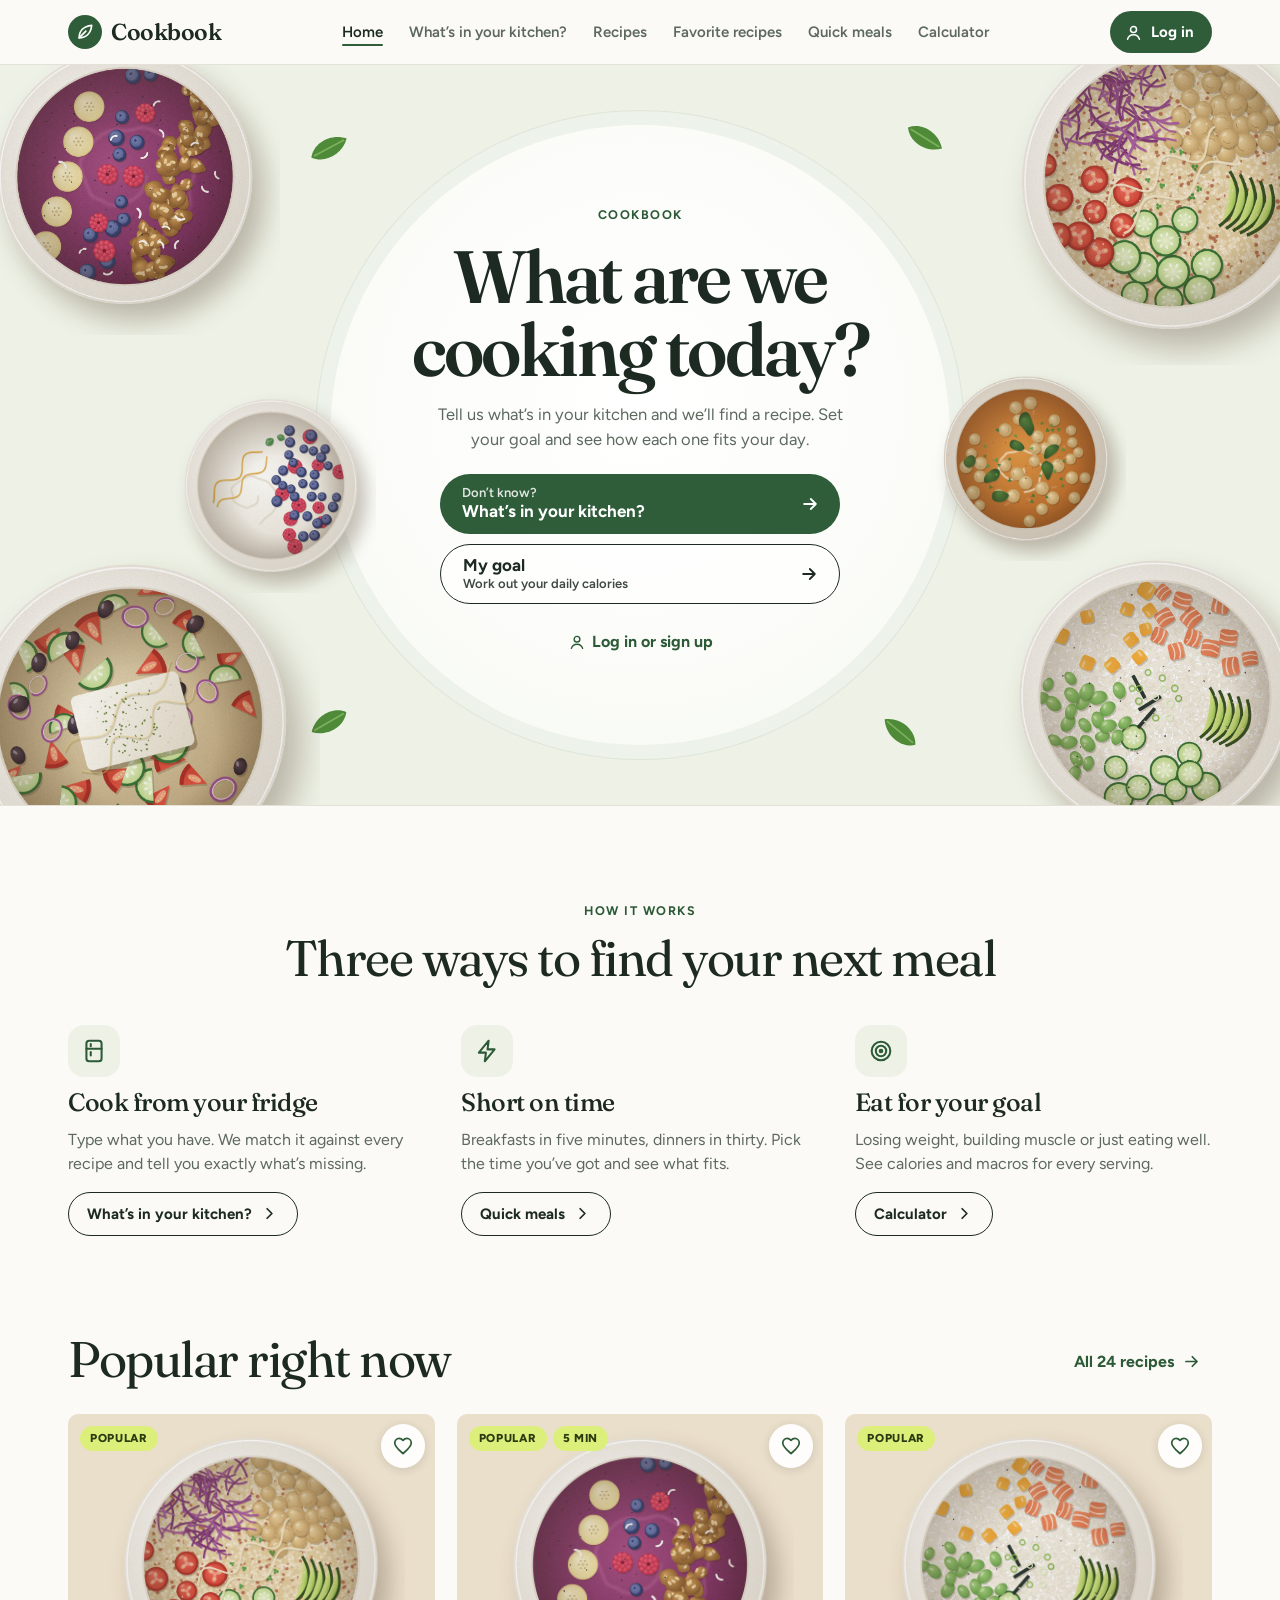
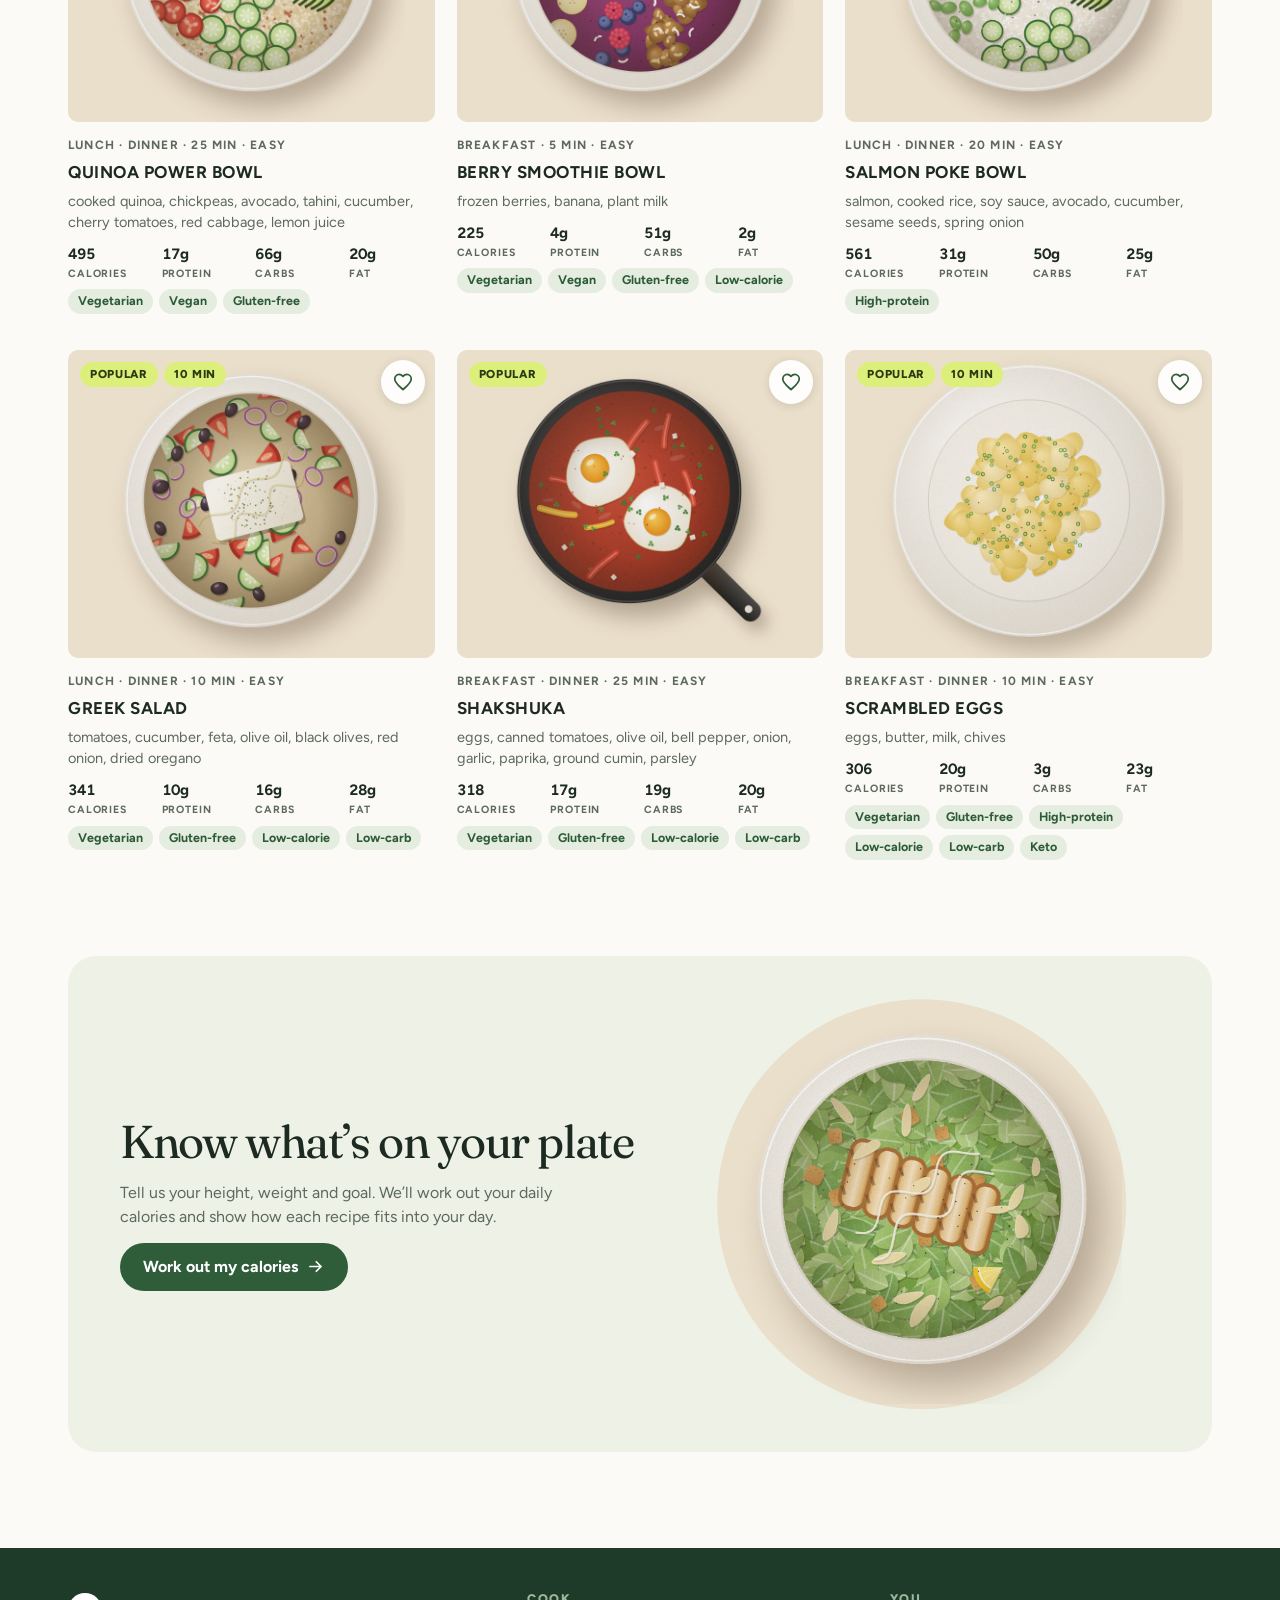
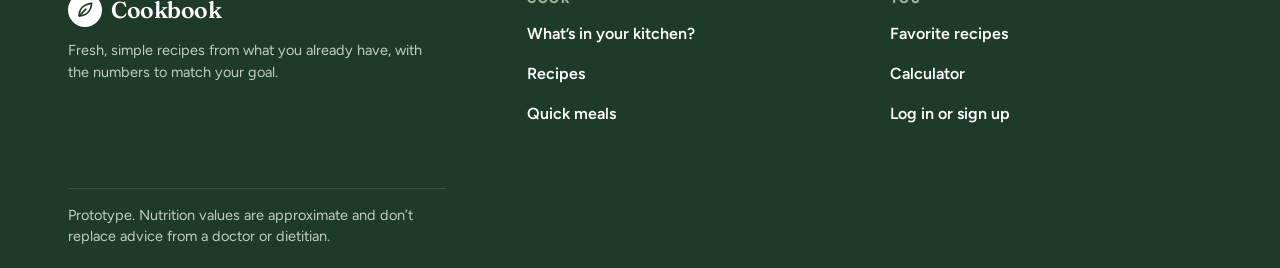
<file: index.html>
<!doctype html>
<html lang="en">
<head>
<meta charset="utf-8">
<meta name="viewport" content="width=device-width, initial-scale=1, viewport-fit=cover">
<meta name="theme-color" content="#FBFAF6">
<meta name="format-detection" content="telephone=no">
<meta name="apple-mobile-web-app-capable" content="yes">
<meta name="mobile-web-app-capable" content="yes">
<meta name="apple-mobile-web-app-title" content="Cookbook">
<meta name="apple-mobile-web-app-status-bar-style" content="default">
<link rel="apple-touch-icon" href="[data-uri]">
<link rel="icon" type="image/png" href="[data-uri]">
<style>:root{padding-top:env(safe-area-inset-top,0px);padding-bottom:env(safe-area-inset-bottom,0px)}body{margin:0}[hidden]{display:none!important}</style>
<title>Cookbook – What to cook?</title>
<link rel="preconnect" href="https://fonts.googleapis.com">
<link rel="preconnect" href="https://fonts.gstatic.com" crossorigin>
<link rel="stylesheet" href="https://fonts.googleapis.com/css2?family=Fraunces:opsz,wght@9..144,400;9..144,500;9..144,600&family=Figtree:wght@400;500;600;700;800&display=swap">
<style>
/* Fresh green on warm white, light only (by request). Layout: mobile-first; 6-tab bottom bar under 960px, top nav from 960px; home is a landing page (hero with bowls around a disc, three ways, popular recipes, calculator band); recipe lists in a menu-style grid; detail and calculator split into content + sticky side panel from 960px. */
:root{
  --bg:#FBFAF6; --surface:#FFFFFF; --sage:#EEF2E6; --sage-2:#E1E8D4; --tan:#EADFCB;
  --line:#E4E1D6; --line-2:#D6D2C4;
  --fg:#1D2A21; --muted:#5D695F;
  --green:#2F5D3A; --green-hover:#264C2F; --green-deep:#1E3A28; --green-soft:#E4EDDF; --green-text:#2C5A37; --on-green:#FFFFFF;
  --lime:#DCEF7A; --lime-ink:#2B3A10;
  --focus:#2F5D3A; --ring:rgba(47,93,58,.18);
  --warn:#9C4A06; --warn-soft:#FBEBD5;
  --c-p:#C65A3E; --c-c:#5C8DB0; --c-f:#9A7AB8;
  --header-bg:rgba(251,250,246,.92);
  --selected-bg:#F3F7EF; --check-line:rgba(93,105,95,.55); --placeholder:#949C93; --hover-tint:rgba(29,42,33,.06);
  --shadow:0 1px 2px rgba(30,45,30,.05), 0 10px 28px rgba(30,45,30,.07);
  --f-display:"Fraunces",Georgia,"Times New Roman",serif;
  --f-body:"Figtree",system-ui,-apple-system,"Segoe UI",Roboto,sans-serif;
  --r-lg:22px;
  color-scheme:light;
}

*{box-sizing:border-box}
html{-webkit-text-size-adjust:100%}
body{background:var(--bg);color:var(--fg);font-family:var(--f-body);font-size:16px;line-height:1.5}
h1,h2,h3{font-family:var(--f-display);font-weight:500;letter-spacing:-.02em;line-height:1.08;text-wrap:balance;margin:0;font-optical-sizing:auto}
h1:focus{outline:none}
p{margin:0}
a{color:var(--green-text)}
button{font:inherit}
img{max-width:100%}
:focus-visible{outline:3px solid var(--focus);outline-offset:2px}
.sr{position:absolute!important;width:1px;height:1px;padding:0;margin:-1px;overflow:hidden;clip:rect(0,0,0,0);white-space:nowrap;border:0}
.wrap{width:100%;max-width:1200px;margin-left:auto;margin-right:auto;padding-left:16px;padding-right:16px}
@media (min-width:760px){.wrap{padding-left:28px;padding-right:28px}}
svg{flex:none}

/* ---------- header & navigation ---------- */
.topbar{position:sticky;top:env(safe-area-inset-top,0px);z-index:20;background:var(--header-bg);-webkit-backdrop-filter:saturate(1.2) blur(10px);backdrop-filter:saturate(1.2) blur(10px);border-bottom:1px solid var(--line)}
.topbar-in{display:flex;align-items:center;gap:16px;min-height:64px}
.brand{display:flex;align-items:center;gap:9px;text-decoration:none;color:var(--fg);flex:none}
.brand-mark{width:34px;height:34px;border-radius:50%;background:var(--green);display:flex;align-items:center;justify-content:center;color:#fff}
.brand-mark svg{width:20px;height:20px}
.brand b{font-family:var(--f-display);font-size:23px;font-weight:600;letter-spacing:-.02em;line-height:1}
.topnav{display:none;gap:2px;margin-left:auto;margin-right:auto;min-width:0}
.topnav a{position:relative;display:inline-flex;align-items:center;min-height:44px;padding:0 12px;color:var(--muted);font-weight:600;font-size:15px;text-decoration:none;white-space:nowrap}
.topnav a[aria-current="page"]{color:var(--fg)}
.topnav a[aria-current="page"]::after{content:"";position:absolute;left:12px;right:12px;bottom:8px;height:2px;border-radius:2px;background:var(--green)}
.topnav .l-long{display:none}
@media (min-width:1200px){.topnav .l-long{display:inline}.topnav .l-short{display:none}}
.login-btn{margin-left:auto;display:inline-flex;align-items:center;gap:8px;min-height:42px;padding:0 18px 0 14px;border-radius:999px;background:var(--green);color:var(--on-green);font-weight:700;font-size:15px;text-decoration:none;white-space:nowrap;border:0}
.login-btn svg{width:19px;height:19px}
.login-btn[aria-current="page"]{background:var(--green-deep)}
@media (min-width:960px){.login-btn{margin-left:0}}
@media (max-width:420px){.login-btn{width:44px;height:44px;padding:0;justify-content:center}.lb-txt{display:none}}
.tabbar{position:fixed;left:0;right:0;bottom:0;z-index:30;background:var(--surface);border-top:1px solid var(--line);padding-bottom:env(safe-area-inset-bottom,0px)}
.tabbar ul{display:grid;grid-template-columns:repeat(6,minmax(0,1fr));list-style:none;margin:0 auto;padding:6px 4px;max-width:640px}
.tab{display:flex;flex-direction:column;align-items:center;gap:3px;min-height:56px;padding:4px 0;text-decoration:none;color:var(--muted);font-size:11px;font-weight:700;line-height:1.2;border-radius:14px;white-space:nowrap}
.tab .ico{width:44px;height:28px;border-radius:999px;display:flex;align-items:center;justify-content:center;transition:background-color .15s}
.tab svg{width:21px;height:21px}
.tab[aria-current="page"]{color:var(--green-text)}
.tab[aria-current="page"] .ico{background:var(--green-soft)}
@media (max-width:359px){.tab{font-size:10px;letter-spacing:-.01em}.tab .ico{width:38px}}
@media (min-width:960px){.topnav{display:flex}.tabbar{display:none}}
.footer{padding-bottom:calc(76px + env(safe-area-inset-bottom,0px))}
@media (min-width:960px){.footer{padding-bottom:0}}
.page{padding-top:24px;padding-bottom:56px}
@media (min-width:960px){.page{padding-top:40px;padding-bottom:80px}}

/* ---------- shared ---------- */
.eyebrow{font-size:12.5px;font-weight:700;letter-spacing:.12em;text-transform:uppercase;color:var(--green-text)}
.lede{color:var(--muted);font-size:17px;max-width:60ch}
.btn{display:inline-flex;align-items:center;justify-content:center;gap:8px;min-height:48px;padding:0 22px;border-radius:999px;border:1.5px solid transparent;font-weight:700;font-size:16px;cursor:pointer;text-decoration:none;transition:transform .12s ease,background-color .15s ease,border-color .15s ease,color .15s ease}
.btn svg{width:19px;height:19px}
.btn-primary{background:var(--green);color:var(--on-green)}
.btn-outline{background:transparent;color:var(--fg);border-color:var(--fg)}
.btn-secondary{background:var(--surface);color:var(--fg);border-color:var(--line-2)}
.btn-ghost{background:transparent;color:var(--green-text);padding:0 10px}
.btn-lg{min-height:56px;font-size:17px;padding:0 28px}
.panel{background:var(--surface);border:1px solid var(--line);border-radius:var(--r-lg);padding:20px;min-width:0}
@media (min-width:760px){.panel{padding:26px}}
.panel-head{display:flex;flex-wrap:wrap;align-items:center;justify-content:space-between;gap:10px 16px;margin-bottom:12px}
.panel h2{font-size:25px}
.sub{color:var(--muted);font-size:14.5px}
.meta{display:flex;flex-wrap:wrap;gap:6px 14px;list-style:none;margin:0;padding:0;color:var(--muted);font-size:14.5px;font-weight:600}
.meta li{display:inline-flex;align-items:center;gap:5px}
.meta svg{width:17px;height:17px}
.tags{display:flex;flex-wrap:wrap;gap:6px;list-style:none;margin:0;padding:0}
.tag{display:inline-flex;align-items:center;gap:4px;font-size:12.5px;font-weight:700;padding:3px 10px;border-radius:999px;background:var(--green-soft);color:var(--green-text)}
.tag.on{box-shadow:inset 0 0 0 1.5px var(--green)}
.tag.on svg{width:13px;height:13px}
.seg{display:inline-flex;padding:4px;gap:4px;background:#F1EFE7;border-radius:999px;max-width:100%}
.seg label{position:relative;flex:1 1 auto}
.seg input{position:absolute;top:0;left:0;width:100%;height:100%;margin:0;opacity:0;cursor:pointer}
.seg span{display:flex;align-items:center;justify-content:center;min-width:46px;min-height:42px;padding:0 14px;border-radius:999px;font-weight:700;color:var(--muted);font-variant-numeric:tabular-nums;white-space:nowrap}
.seg input:checked + span{background:var(--green);color:var(--on-green)}
.seg input:focus-visible + span{outline:3px solid var(--focus);outline-offset:2px}
.seg-wide{display:flex;width:100%}
.seg-wide span{min-height:48px}
.check{appearance:none;-webkit-appearance:none;flex:none;width:26px;height:26px;margin:0;border-radius:8px;border:2px solid var(--check-line);background:var(--surface);cursor:pointer;transition:background-color .12s,border-color .12s}
.check:checked{background:var(--green) url("data:image/svg+xml,%3Csvg xmlns='http://www.w3.org/2000/svg' viewBox='0 0 24 24' fill='none' stroke='%23FFFFFF' stroke-width='3.2' stroke-linecap='round' stroke-linejoin='round'%3E%3Cpath d='M5 12.5l4.5 4.5L19 7.5'/%3E%3C/svg%3E") center/17px no-repeat;border-color:var(--green)}
.badge{display:inline-block;font-size:11.5px;font-weight:800;padding:2px 8px;border-radius:999px;white-space:nowrap;vertical-align:1px}
.badge.kitchen{background:var(--green-soft);color:var(--green-text)}
.badge.goal{background:var(--lime);color:var(--lime-ink)}
.pill{flex:none;font-size:12.5px;font-weight:800;padding:3px 10px;border-radius:999px;white-space:nowrap}
.pill.ok{background:var(--green-soft);color:var(--green-text)}
.pill.miss{background:var(--warn-soft);color:var(--warn)}
.pill.pantry,.pill.opt{background:#F1EFE7;color:var(--muted)}
.disclaimer{display:flex;gap:8px;align-items:flex-start;font-size:13.5px;color:var(--muted)}
.disclaimer svg{width:18px;height:18px;margin-top:1px}
.page-head{display:flex;flex-direction:column;gap:10px;margin-bottom:26px}
.page-head h1{font-size:clamp(36px,7vw,60px);font-weight:400;letter-spacing:-.03em}
.soon{display:inline-block;font-size:10.5px;font-weight:800;text-transform:uppercase;letter-spacing:.07em;padding:3px 8px;border-radius:999px;background:var(--lime);color:var(--lime-ink);line-height:1.2;white-space:nowrap}
.actions{display:flex;flex-wrap:wrap;gap:10px}
.actions .btn{flex:1 1 190px}
.dish{display:block;opacity:0;transition:opacity .35s ease}
.dish.ready{opacity:1}
.dish.failed{opacity:0}
.leaf{position:absolute;width:44px;height:26px;pointer-events:none}

/* ---------- home ---------- */
.hero{position:relative;background:var(--sage);overflow:hidden;border-bottom:1px solid var(--line)}
.hero-in{position:relative;max-width:1400px;margin:0 auto;min-height:620px;display:flex;align-items:center;justify-content:center;padding:200px 16px 210px}
.disc{position:absolute;left:50%;top:50%;width:620px;height:620px;margin:-310px 0 0 -310px;border-radius:50%;background:radial-gradient(circle at 50% 45%,#FFFFFF 0,#FBFCF8 62%,#F4F7EF 100%);box-shadow:0 0 0 14px rgba(255,255,255,.45),0 0 0 15px rgba(47,93,58,.08)}
.hero-copy{position:relative;z-index:2;display:flex;flex-direction:column;align-items:center;text-align:center;gap:16px;max-width:520px}
.hero h1{font-size:clamp(42px,10vw,74px);font-weight:600;line-height:.98;letter-spacing:-.035em}
.hero .lede{font-size:16.5px;max-width:40ch}
.hero-actions{display:flex;flex-direction:column;align-items:stretch;gap:10px;width:100%;max-width:400px;margin-top:6px}
.hbtn{display:flex;align-items:center;gap:12px;min-height:60px;padding:10px 20px 10px 22px;border-radius:999px;text-decoration:none;text-align:left;transition:transform .12s ease,background-color .15s,border-color .15s}
.hbtn-txt{flex:1;min-width:0;display:flex;flex-direction:column;line-height:1.25}
.hbtn-txt b{font-size:17px}
.hbtn-txt small{font-size:13px;font-weight:600;opacity:.85}
.hbtn svg{width:20px;height:20px}
.hbtn-primary{background:var(--green);color:var(--on-green)}
.hbtn-outline{background:rgba(255,255,255,.7);color:var(--fg);border:1.5px solid var(--fg)}
.hero-login{display:inline-flex;align-items:center;gap:6px;min-height:44px;font-weight:700;text-decoration:none;color:var(--green-text)}
.hero-login svg{width:18px;height:18px}
.hb{position:absolute;z-index:1;height:auto;pointer-events:none}
.hb1{width:230px;left:-70px;top:-46px}
.hb2{width:230px;right:-80px;top:-40px}
.hb3{width:250px;left:-90px;bottom:-70px}
.hb4{width:240px;right:-84px;bottom:-66px}
.hb5,.hb6{display:none}
.l1{left:18%;top:150px;transform:rotate(-28deg)}
.l2{right:20%;top:120px;transform:rotate(32deg)}
.l3{left:14%;bottom:150px;transform:rotate(150deg)}
.l4{right:17%;bottom:170px;transform:rotate(-140deg)}
@media (min-width:760px){
  .hero-in{min-height:700px;padding:90px 28px}
  .hb1{width:310px;left:-50px;top:-40px}
  .hb2{width:360px;right:-70px;top:-60px}
  .hb3{width:380px;left:-90px;bottom:-110px}
  .hb4{width:330px;right:-40px;bottom:-60px}
  .l1{left:24%;top:70px}.l2{right:26%;top:60px}.l3{left:24%;bottom:70px}.l4{right:28%;bottom:60px}
}
@media (min-width:1100px){
  .hero-in{min-height:740px}
  .hb5{display:block;width:210px;left:13%;top:43%}
  .hb6{display:block;width:200px;right:12%;top:40%}
  .hb1{left:-30px}.hb3{left:-60px}
}
.section{padding-top:64px;padding-bottom:64px}
@media (min-width:960px){.section{padding-top:96px;padding-bottom:96px}}
.section-head{display:flex;flex-wrap:wrap;align-items:flex-end;justify-content:space-between;gap:12px 20px;margin-bottom:28px}
.section-head h2,.center-head h2{font-size:clamp(32px,5.4vw,50px);font-weight:400;letter-spacing:-.03em}
.center-head{text-align:center;display:flex;flex-direction:column;align-items:center;gap:10px;margin-bottom:40px}
.ways{display:grid;gap:28px}
@media (min-width:760px){.ways{grid-template-columns:repeat(3,minmax(0,1fr));gap:36px}}
.way{display:flex;flex-direction:column;align-items:flex-start;gap:12px}
.way-ico{width:52px;height:52px;border-radius:16px;background:var(--sage);color:var(--green-text);display:flex;align-items:center;justify-content:center}
.way-ico svg{width:26px;height:26px}
.way h3{font-size:25px}
.way p{color:var(--muted)}
.btn-pill-sm{min-height:44px;padding:0 18px;font-size:15px;margin-top:4px}
.band{display:grid;gap:28px;align-items:center;background:var(--sage);border-radius:28px;padding:28px 22px;overflow:hidden}
@media (min-width:760px){.band{grid-template-columns:minmax(0,1.1fr) minmax(0,1fr);padding:48px 52px;gap:40px}}
.band h2{font-size:clamp(30px,5vw,46px);font-weight:400;letter-spacing:-.03em}
.band-copy{display:flex;flex-direction:column;align-items:flex-start;gap:14px}
.band-copy p{color:var(--muted);max-width:46ch}
.band-art{position:relative;display:flex;justify-content:center}
.band-art::before{content:"";position:absolute;width:86%;padding-top:86%;top:50%;left:50%;transform:translate(-50%,-50%);border-radius:50%;background:var(--tan)}
.band-art img{position:relative;width:min(100%,400px)}
.band-stats{display:flex;flex-wrap:wrap;gap:8px 20px;font-size:14.5px;color:var(--muted)}
.band-stats b{display:block;font-family:var(--f-display);font-size:30px;font-weight:500;color:var(--fg);line-height:1.1}
.footer{background:var(--green-deep);color:#DCE6DA;margin-top:0}
.footer-in{display:grid;gap:26px;padding-top:44px;padding-bottom:44px}
@media (min-width:760px){.footer-in{grid-template-columns:minmax(0,1.3fr) repeat(2,minmax(0,1fr));gap:40px}}
.footer .brand{color:#fff}
.footer .brand-mark{background:#fff;color:var(--green-deep)}
.footer p{font-size:14.5px;max-width:42ch;color:#BFD0BE;margin-top:12px}
.footer h3{font-family:var(--f-body);font-size:12.5px;font-weight:800;letter-spacing:.12em;text-transform:uppercase;color:#9FB89E;margin-bottom:10px}
.footer ul{list-style:none;margin:0;padding:0;display:flex;flex-direction:column;gap:4px}
.footer a{color:#fff;text-decoration:none;font-weight:600;display:inline-flex;min-height:36px;align-items:center}
.footer-note{border-top:1px solid rgba(255,255,255,.12);padding-top:16px;padding-bottom:20px;font-size:13px;color:#A9BDA8}

/* ---------- kitchen ---------- */
.kitchen{max-width:780px;margin-left:auto;margin-right:auto;display:flex;flex-direction:column;gap:22px}
.kitchen h1{font-size:clamp(36px,8vw,60px);font-weight:500;line-height:1.02;letter-spacing:-.03em;margin-top:6px}
.fridge{position:relative;background:var(--surface);border:1px solid var(--line);border-radius:var(--r-lg);padding:20px 18px;box-shadow:var(--shadow);display:flex;flex-direction:column;gap:16px}
@media (min-width:760px){.fridge{padding:28px}}
.field-label{font-weight:800;font-size:15px}
.sugg-wrap{position:relative}
.chipbox{display:flex;flex-wrap:wrap;gap:8px;align-items:center;min-height:62px;padding:10px;border:2px solid var(--line);border-radius:18px;background:var(--bg);cursor:text;transition:border-color .15s,box-shadow .15s}
.chipbox:focus-within{border-color:var(--green);box-shadow:0 0 0 4px var(--ring)}
.chips{display:contents;list-style:none}
.chip{display:inline-flex;align-items:center;gap:2px;min-height:38px;padding:3px 3px 3px 13px;border-radius:999px;background:var(--green-soft);color:var(--fg);font-weight:700;max-width:100%}
.chip > span{overflow:hidden;text-overflow:ellipsis;white-space:nowrap}
.chip small{font-weight:600;color:var(--muted);margin-left:4px;white-space:nowrap}
.chip.unknown{background:transparent;border:1.5px dashed var(--check-line);color:var(--muted)}
.chip button{width:32px;height:32px;border:0;border-radius:50%;background:transparent;color:inherit;display:flex;align-items:center;justify-content:center;cursor:pointer}
.chip button svg{width:16px;height:16px}
.chip.flash{animation:flash .7s ease}
@keyframes flash{0%,100%{transform:none}30%{transform:scale(1.08)}60%{transform:scale(.97)}}
.chip-input{flex:1 1 150px;min-width:0;min-height:38px;padding:4px 6px;border:0;outline:0;background:transparent;color:var(--fg);font:inherit;font-size:17px}
.chip-input::placeholder{color:var(--placeholder)}
.sugg{position:absolute;left:0;right:0;top:calc(100% + 6px);z-index:15;margin:0;padding:6px;list-style:none;background:var(--surface);border:1px solid var(--line);border-radius:16px;box-shadow:var(--shadow)}
.sugg li{display:flex;align-items:center;justify-content:space-between;gap:12px;min-height:46px;padding:8px 12px;border-radius:11px;cursor:pointer;font-weight:600}
.sugg li small{color:var(--muted);font-weight:500;font-size:13.5px;text-align:right}
.sugg li[aria-selected="true"]{background:var(--green-soft)}
.hint{font-size:14px;color:var(--muted)}
.quick{display:flex;flex-direction:column;gap:8px}
.quick-label{font-size:12.5px;font-weight:800;text-transform:uppercase;letter-spacing:.1em;color:var(--muted)}
.quick-list{display:flex;flex-wrap:wrap;gap:8px}
.qbtn{display:inline-flex;align-items:center;gap:7px;min-height:44px;padding:0 15px 0 12px;border-radius:999px;border:1.5px solid var(--line-2);background:var(--surface);color:var(--fg);font-weight:700;cursor:pointer;white-space:nowrap;transition:background-color .12s,border-color .12s}
.qbtn .em{font-size:19px;line-height:1}
.qbtn[aria-pressed="true"]{background:var(--green-soft);border-color:var(--green)}
.qbtn .tick{display:none;width:16px;height:16px}
.qbtn[aria-pressed="true"] .tick{display:block}
.qbtn.diet{padding:0 15px}
.qbtn.diet[aria-pressed="true"]{background:var(--green);border-color:var(--green);color:var(--on-green)}
.diet-hint{font-size:13.5px;color:var(--muted)}
.inline-msg{font-size:14.5px;font-weight:600;color:var(--warn)}
.inline-msg:empty{display:none}
.calc-teaser{display:flex;align-items:center;gap:14px;padding:16px 18px;border-radius:var(--r-lg);background:var(--sage);color:var(--fg);text-decoration:none;transition:background-color .15s}
.ct-ico{width:46px;height:46px;border-radius:14px;background:var(--surface);color:var(--green-text);display:flex;align-items:center;justify-content:center}
.ct-txt{flex:1;min-width:0}
.ct-txt b{display:block;font-size:16.5px}
.ct-txt small{display:block;color:var(--muted);font-size:14px}
.ct-arrow{color:var(--green-text);display:flex}
.soon-row{display:flex;flex-wrap:wrap;align-items:center;gap:8px;color:var(--muted);font-size:14px}
.soon-row .item{display:inline-flex;align-items:center;padding:6px 12px;border-radius:999px;border:1.5px dashed var(--line-2)}

/* ---------- recipe cards (menu style) ---------- */
.search-sum{display:flex;flex-wrap:wrap;align-items:center;gap:6px 8px;font-size:14.5px;color:var(--muted)}
.mini{padding:3px 10px;border-radius:999px;background:var(--green-soft);color:var(--fg);font-weight:700}
.mini.unknown{background:transparent;border:1.5px dashed var(--line-2);color:var(--muted)}
.mini.diet{background:var(--green);color:var(--on-green)}
.grid{display:grid;grid-template-columns:repeat(auto-fill,minmax(min(100%,290px),1fr));gap:36px 22px}
.rcard{position:relative;display:flex;flex-direction:column;gap:14px;min-width:0}
.rcard-art{position:relative;height:0;padding-top:84%;border-radius:10px;background:var(--tan);overflow:hidden}
.rcard-art > img{position:absolute;top:0;left:0;width:100%;height:100%;object-fit:contain;transition:transform .4s ease,opacity .35s ease}
.rcard-art > img.photo{object-fit:cover}
.rbadges{position:absolute;top:12px;left:12px;z-index:2;display:flex;flex-wrap:wrap;gap:6px;max-width:calc(100% - 80px)}
.rb{display:inline-flex;align-items:center;font-size:11.5px;font-weight:800;letter-spacing:.06em;text-transform:uppercase;padding:4px 10px;border-radius:999px;background:var(--lime);color:var(--lime-ink)}
.rb.match{background:var(--surface);color:var(--fg)}
.rb.match.full{background:var(--green);color:var(--on-green)}
.rcard-body{display:flex;flex-direction:column;gap:8px;min-width:0}
.meal-line{font-size:12px;font-weight:700;letter-spacing:.1em;text-transform:uppercase;color:var(--muted)}
.rcard h2{font-family:var(--f-body);font-size:17px;font-weight:700;letter-spacing:.03em;text-transform:uppercase;line-height:1.25}
.rcard h2 a{color:var(--fg);text-decoration:none}
.rcard h2 a::after{content:"";position:absolute;top:0;left:0;right:0;bottom:0;z-index:1}
.rcard h2 a:focus-visible{outline:none}
.rcard h2 a:focus-visible::after{border-radius:12px;box-shadow:0 0 0 3px var(--focus)}
.rdesc{font-size:14.5px;color:var(--muted);line-height:1.45}
.macros{display:grid;grid-template-columns:repeat(4,minmax(0,1fr));gap:8px;margin:2px 0 0;padding:0}
.macros div{display:flex;flex-direction:column;min-width:0}
.macros dd{margin:0;font-weight:700;font-size:15px;font-variant-numeric:tabular-nums;color:var(--fg)}
.macros dt{order:2;font-size:10.5px;font-weight:700;letter-spacing:.08em;text-transform:uppercase;color:var(--muted)}
.fav{position:absolute;top:10px;right:10px;z-index:2;width:44px;height:44px;border-radius:50%;border:0;background:rgba(255,255,255,.94);color:var(--green);display:flex;align-items:center;justify-content:center;cursor:pointer;box-shadow:0 2px 10px rgba(30,45,30,.14)}
.fav[aria-pressed="true"]{color:#C2412E}
.fav svg,.fav-pill svg{width:22px;height:22px}
.fav.pop svg,.fav-pill.pop svg{animation:pop .35s ease}
@keyframes pop{0%{transform:scale(1)}40%{transform:scale(1.3)}100%{transform:scale(1)}}
.missing{padding:8px 12px;border-radius:12px;background:var(--warn-soft);color:var(--fg);font-size:14.5px}
.missing b{color:var(--warn)}
.have{padding:8px 12px;border-radius:12px;background:var(--green-soft);color:var(--green-text);font-weight:700;font-size:14.5px}
.using{font-size:14px;color:var(--muted)}
.using b{color:var(--fg)}
.diet-fit{font-size:14px;color:var(--green-text);font-weight:700}
.diet-miss{font-size:14px;color:var(--warn);font-weight:700}
.empty{display:flex;flex-direction:column;align-items:flex-start;gap:14px;padding:0 0 24px;overflow:hidden;max-width:760px}
.empty-art{align-self:stretch;display:flex;align-items:center;justify-content:center;height:200px;background:var(--tan);border-bottom:1px solid var(--line)}
.empty-art img{height:180px;width:180px}
.empty h2,.empty p,.empty .actions{margin-left:20px;margin-right:20px}
.empty h2{font-size:28px;margin-top:6px}
.empty p{color:var(--muted);font-size:16.5px;max-width:56ch}
.empty .actions{align-self:stretch}
.empty .actions:empty{display:none}
@media (min-width:760px){.empty h2,.empty p,.empty .actions{margin-left:26px;margin-right:26px}}
.filters{display:flex;flex-direction:column;gap:14px;margin-bottom:24px}
.search{display:flex;align-items:center;gap:10px;min-height:52px;padding:0 16px;border:1.5px solid var(--line-2);border-radius:999px;background:var(--surface);max-width:520px;color:var(--muted)}
.search:focus-within{border-color:var(--green);box-shadow:0 0 0 4px var(--ring)}
.search input{flex:1;min-width:0;border:0;outline:0;background:transparent;font:inherit;font-size:17px;color:var(--fg);-webkit-appearance:none;appearance:none}
.search input::placeholder{color:var(--placeholder)}
.filter-row{display:flex;align-items:center;gap:8px 12px}
.filter-label{flex:none;font-size:12.5px;font-weight:800;text-transform:uppercase;letter-spacing:.1em;color:var(--muted);min-width:56px}
.scroll-row{display:flex;gap:8px;min-width:0;overflow-x:auto;-webkit-overflow-scrolling:touch;scrollbar-width:none;padding:2px}
.scroll-row::-webkit-scrollbar{display:none}
@media (max-width:759px){
  .filter-row{flex-direction:column;align-items:stretch}
  .scroll-row{margin-left:-16px;margin-right:-16px;padding-left:16px;padding-right:16px}
}
@media (min-width:760px){.scroll-row{flex-wrap:wrap;overflow:visible}}
.count{font-size:14.5px;color:var(--muted);font-weight:600;margin-bottom:18px}
.qm-pick{display:grid;grid-template-columns:repeat(3,minmax(0,1fr));gap:10px;max-width:540px;margin-bottom:26px}
.qm{position:relative;display:block}
.qm input{position:absolute;top:0;left:0;width:100%;height:100%;margin:0;opacity:0;cursor:pointer}
.qm span{display:flex;flex-direction:column;align-items:center;gap:2px;padding:16px 8px 14px;border:1.5px solid var(--line-2);border-radius:20px;background:var(--surface);color:var(--muted);font-weight:700;font-size:13px;letter-spacing:.06em;text-transform:uppercase;text-align:center;transition:background-color .12s,border-color .12s}
.qm b{font-family:var(--f-display);font-size:40px;font-weight:500;line-height:1;color:var(--fg);letter-spacing:-.02em;text-transform:none;font-variant-numeric:tabular-nums}
.qm input:checked + span{border-color:var(--green);background:var(--green);color:#DDEAD9}
.qm input:checked + span b{color:#fff}
.qm input:focus-visible + span{outline:3px solid var(--focus);outline-offset:2px}
.diet-line{display:flex;flex-wrap:wrap;align-items:center;gap:6px 8px;font-size:14.5px;color:var(--muted);margin-bottom:14px}

/* ---------- recipe detail ---------- */
.back{display:inline-flex;align-items:center;gap:6px;min-height:44px;margin-bottom:10px;padding-right:10px;font-weight:700;text-decoration:none;color:var(--green-text)}
.back svg{width:18px;height:18px}
.d-hero{display:grid;gap:22px;margin-bottom:30px}
@media (min-width:760px){.d-hero{grid-template-columns:minmax(0,1fr) minmax(0,1fr);align-items:center;gap:44px}}
.d-media{display:flex;flex-direction:column;gap:8px;min-width:0}
.d-photo{position:relative;margin:0;height:0;padding-top:92%;border-radius:18px;overflow:hidden;background:var(--tan)}
.d-photo > img{position:absolute;top:0;left:0;width:100%;height:100%;object-fit:contain}
.d-photo > img.photo{object-fit:cover}
.ph-note{position:absolute;left:12px;top:12px;font-size:12px;font-weight:800;letter-spacing:.06em;text-transform:uppercase;padding:4px 10px;border-radius:999px;background:var(--lime);color:var(--lime-ink)}
.photo-actions{position:absolute;right:12px;bottom:12px;display:flex;gap:8px}
.photo-btn{display:inline-flex;align-items:center;gap:8px;min-height:44px;padding:0 16px;border-radius:999px;border:0;background:var(--surface);color:var(--fg);font-weight:700;font-size:15px;cursor:pointer;box-shadow:0 2px 10px rgba(30,45,30,.18)}
.photo-btn.icon{width:44px;padding:0;justify-content:center}
.photo-btn svg{width:19px;height:19px}
#photo-input:focus-visible + .photo-btn{outline:3px solid var(--focus);outline-offset:2px}
.photo-msg{font-size:14px;color:var(--muted)}
.photo-msg:empty{display:none}
.d-head{display:flex;flex-direction:column;gap:12px;min-width:0}
.d-head h1{font-size:clamp(38px,7vw,60px);font-weight:500;letter-spacing:-.03em}
.d-head .lede{font-size:17px}
.d-head .macros{max-width:440px;padding:14px 0;border-top:1px solid var(--line);border-bottom:1px solid var(--line)}
.d-head .macros dd{font-family:var(--f-display);font-size:28px;font-weight:500;line-height:1.1}
.fav-pill{align-self:flex-start;display:inline-flex;align-items:center;gap:8px;min-height:46px;padding:0 20px 0 16px;border-radius:999px;border:1.5px solid var(--fg);background:transparent;color:var(--fg);font-weight:700;cursor:pointer}
.fav-pill svg{color:var(--green)}
.fav-pill[aria-pressed="true"]{background:var(--green);border-color:var(--green);color:var(--on-green)}
.fav-pill[aria-pressed="true"] svg{color:#fff}
.d-grid{display:flex;flex-direction:column;gap:16px}
.d-main,.d-side{display:contents}
.p-ing{order:1}.p-add{order:2}.p-nutr{order:3}.p-goal{order:4}.p-steps{order:5}
@media (min-width:960px){
  .d-grid{display:grid;grid-template-columns:minmax(0,1fr) 390px;align-items:start;gap:22px}
  .d-main,.d-side{display:flex;flex-direction:column;gap:22px}
  .d-side{position:sticky;top:calc(env(safe-area-inset-top,0px) + 84px)}
}
.ing-list{list-style:none;margin:0;padding:0}
.ing{display:flex;align-items:center;gap:12px;padding:12px 0;border-top:1px solid var(--line)}
.ing:first-child{border-top:0;padding-top:4px}
.ing-txt{flex:1;min-width:0}
.ing-txt b{display:block;font-weight:700;font-size:16.5px;font-variant-numeric:tabular-nums}
.ing-txt small{display:block;color:var(--muted);font-size:14px}
.soon-inline{margin-top:12px;display:inline-flex;align-items:center;gap:8px;min-height:40px;padding:0 6px 0 14px;border-radius:999px;border:1.5px dashed var(--line-2);background:transparent;color:var(--muted);font-weight:600;font-size:14px;cursor:not-allowed}
.p-add h2{margin-bottom:6px}
.add-list{display:flex;flex-direction:column;gap:8px;margin-top:12px}
.add-row{display:grid;grid-template-columns:auto minmax(0,1fr) auto;align-items:center;gap:4px 12px;min-height:58px;padding:12px 14px;border:1.5px solid var(--line);border-radius:16px;cursor:pointer;transition:background-color .12s,border-color .12s}
.add-row.is-on{border-color:var(--green);background:var(--selected-bg)}
.add-row.off{opacity:.55;cursor:not-allowed}
.add-row.off .check{cursor:not-allowed}
.add-main{min-width:0;display:flex;flex-wrap:wrap;align-items:baseline;gap:4px 8px}
.add-name{font-weight:700}
.add-amt{color:var(--muted);font-size:14px;font-variant-numeric:tabular-nums}
.add-kcal{font-weight:800;font-variant-numeric:tabular-nums;white-space:nowrap}
.add-note{grid-column:2 / -1;font-size:13px;color:var(--muted)}
.hidden-note{margin-top:10px;font-size:14px;color:var(--muted)}
.steps-head{display:flex;flex-wrap:wrap;align-items:center;justify-content:space-between;gap:8px 16px;margin-bottom:10px}
.progress{display:flex;align-items:center;gap:10px;font-size:14px;color:var(--muted);font-weight:700;font-variant-numeric:tabular-nums}
.progress .meter{width:96px}
.steps{list-style:none;margin:0;padding:0;display:flex;flex-direction:column;gap:4px}
.step{display:grid;grid-template-columns:auto 28px minmax(0,1fr);align-items:start;gap:12px;padding:12px 10px;border-radius:14px;cursor:pointer}
.step-n{font-family:var(--f-display);font-weight:500;font-size:24px;line-height:1.05;color:var(--green-text);text-align:center}
.step-t{padding-top:1px}
.step.is-on .step-t{text-decoration:line-through;color:var(--muted)}
.step.is-on .step-n{color:var(--muted)}
.tip{margin-top:14px;padding:14px 16px;border-radius:16px;background:var(--sage);display:flex;gap:10px;align-items:flex-start}
.tip svg{color:var(--green-text)}
.tip b{font-family:var(--f-display);font-weight:600}
.kcal-row{display:grid;grid-template-columns:repeat(auto-fit,minmax(130px,1fr));gap:10px}
.kcal-tile{display:flex;flex-direction:column;gap:2px;padding:12px 14px;border-radius:16px;background:#F4F2EB}
.kcal-tile.hl{background:var(--sage)}
.kcal-tile span{font-size:13px;font-weight:700;color:var(--muted)}
.kcal-tile.hl span{color:var(--green-text)}
.kcal-tile b{font-family:var(--f-display);font-size:40px;font-weight:500;line-height:1;font-variant-numeric:tabular-nums}
.kcal-tile small{font-size:13.5px;color:var(--muted);font-weight:600}
.kcal-break{margin-top:8px;font-size:14px;color:var(--muted);font-variant-numeric:tabular-nums}
.mbar{display:flex;gap:3px;height:14px;margin:16px 0 12px;border-radius:999px;overflow:hidden;background:#F1EFE7}
.mbar span{display:block;height:100%;min-width:3px}
.mb-p{background:var(--c-p)}.mb-c{background:var(--c-c)}.mb-f{background:var(--c-f)}
.tbl{overflow-x:auto;-webkit-overflow-scrolling:touch}
.mtab{width:100%;border-collapse:collapse;font-variant-numeric:tabular-nums}
.mtab th,.mtab td{padding:7px 0;text-align:right;border-top:1px solid var(--line)}
.mtab thead th{border-top:0;font-size:12px;font-weight:800;text-transform:uppercase;letter-spacing:.06em;color:var(--muted);padding-top:0}
.mtab th:first-child,.mtab td:first-child{text-align:left}
.mtab td{font-weight:700}
.mtab td.pct{color:var(--muted);font-weight:600}
.mtab td + td,.mtab th + th{padding-left:12px}
.dot{display:inline-block;width:11px;height:11px;border-radius:3px;margin-right:8px;vertical-align:0}
.dot.p{background:var(--c-p)}.dot.c{background:var(--c-c)}.dot.f{background:var(--c-f)}
.goal{background:var(--sage);border-color:var(--sage-2)}
.goal h2{margin-bottom:10px}
.goal-sum{font-size:14.5px;color:var(--muted);margin-bottom:14px}
.goal-sum b{color:var(--fg)}
.cover{display:flex;flex-direction:column;gap:6px;margin-bottom:14px}
.cover-row{display:flex;justify-content:space-between;align-items:baseline;gap:10px;font-weight:700}
.cover-row b{font-family:var(--f-display);font-size:26px;font-weight:500;font-variant-numeric:tabular-nums}
.cover small{color:var(--muted);font-size:13.5px;font-variant-numeric:tabular-nums}
.meter{height:10px;border-radius:999px;background:rgba(255,255,255,.8);overflow:hidden}
.meter span{display:block;height:100%;border-radius:inherit;background:var(--green)}
.meter.p span{background:var(--c-p)}
.p-steps .meter{background:#EEEBE2}
.meal-note{font-size:14.5px;color:var(--muted);margin-bottom:14px}
.reco{display:flex;flex-direction:column;gap:10px;padding:14px;border-radius:16px;background:var(--surface)}
.reco p{font-size:15px}
.reco .ok{color:var(--green-text);font-weight:700}
.goal .btn{align-self:flex-start}
.goal-empty{display:flex;flex-direction:column;gap:12px}
.goal-empty p{color:var(--muted)}

/* ---------- calculator ---------- */
.calc-grid{display:flex;flex-direction:column;gap:18px}
@media (min-width:960px){.calc-grid{display:grid;grid-template-columns:minmax(0,1fr) 420px;align-items:start;gap:22px}.calc-out{position:sticky;top:calc(env(safe-area-inset-top,0px) + 84px)}}
.calc-out{scroll-margin-top:80px}
.calc-jump{align-self:flex-start;display:inline-flex;align-items:center;gap:8px;min-height:44px;padding:0 16px;border-radius:999px;border:1.5px solid var(--green);background:var(--green-soft);color:var(--fg);font-weight:700;font-size:15px;cursor:pointer}
.calc-jump svg{width:18px;height:18px;transform:rotate(90deg)}
@media (min-width:960px){.calc-jump{display:none}}
.calc-form{display:flex;flex-direction:column;gap:24px}
.fs{border:0;margin:0;padding:0;min-width:0}
.fs legend{padding:0;margin-bottom:10px;font-weight:800;font-size:15.5px}
.num-grid{display:grid;grid-template-columns:repeat(3,minmax(0,1fr));gap:10px}
.field label{display:block;font-weight:800;font-size:15.5px;margin-bottom:8px}
.inp{display:flex;align-items:center;gap:6px;min-height:54px;padding:0 12px;border:2px solid var(--line);border-radius:14px;background:var(--bg);transition:border-color .15s}
.inp:focus-within{border-color:var(--green)}
.inp input{flex:1;min-width:0;width:100%;border:0;outline:0;background:transparent;color:var(--fg);font:inherit;font-size:19px;font-weight:700;font-variant-numeric:tabular-nums}
.inp input::placeholder{color:var(--placeholder);font-weight:500}
.inp span{color:var(--muted);font-size:14px;font-weight:600}
.field.err .inp{border-color:var(--warn)}
.err-msg{margin-top:5px;font-size:13px;color:var(--warn);font-weight:600}
.err-msg:empty{display:none}
.opts{display:grid;gap:8px}
.opts-2{grid-template-columns:repeat(2,minmax(0,1fr))}
.opt{position:relative;display:flex;align-items:flex-start;gap:12px;min-height:56px;padding:12px 14px;border:1.5px solid var(--line);border-radius:16px;cursor:pointer;transition:background-color .12s,border-color .12s}
.opt input{position:absolute;opacity:0;width:1px;height:1px;margin:0}
.opt .radio{flex:none;width:21px;height:21px;margin-top:1px;border-radius:50%;border:2px solid var(--check-line);display:flex;align-items:center;justify-content:center}
.opt input:checked + .radio{border-color:var(--green)}
.opt input:checked + .radio::after{content:"";width:10px;height:10px;border-radius:50%;background:var(--green)}
.opt input:focus-visible + .radio{outline:3px solid var(--focus);outline-offset:3px}
.opt.is-on{border-color:var(--green);background:var(--selected-bg)}
.opt-txt{flex:1;min-width:0}
.opt-txt b{display:block}
.opt-txt small{display:block;color:var(--muted);font-size:13.5px;line-height:1.4}
.opt-k{flex:none;color:var(--muted);font-weight:800;font-size:14px;font-variant-numeric:tabular-nums;white-space:nowrap}
.form-foot{display:flex;flex-wrap:wrap;gap:10px;align-items:center;border-top:1px solid var(--line);padding-top:18px}
.out{display:flex;flex-direction:column;gap:16px}
.out h2{font-size:26px}
.out h3{font-family:var(--f-body);font-size:13px;font-weight:800;letter-spacing:.1em;text-transform:uppercase;color:var(--muted)}
.stats{display:grid;grid-template-columns:repeat(2,minmax(0,1fr));gap:10px}
.stat{display:flex;flex-direction:column;gap:2px;padding:12px 14px;border-radius:16px;background:#F4F2EB}
.stat span{font-size:12px;font-weight:800;letter-spacing:.08em;text-transform:uppercase;color:var(--muted)}
.stat b{font-family:var(--f-display);font-size:32px;font-weight:500;line-height:1.05;font-variant-numeric:tabular-nums}
.stat small{font-size:13px;color:var(--muted)}
.target{display:flex;flex-direction:column;gap:2px;padding:16px 18px;border-radius:18px;background:var(--green);color:#fff}
.target span{font-size:12px;font-weight:800;letter-spacing:.1em;text-transform:uppercase;color:#CFE0CC}
.target b{font-family:var(--f-display);font-size:50px;font-weight:500;line-height:1;font-variant-numeric:tabular-nums}
.target b small{font-family:var(--f-body);font-size:18px;font-weight:700;margin-left:4px}
.target > small{font-size:14px;color:#E3EDE1}
.warn{display:flex;gap:10px;align-items:flex-start;padding:12px 14px;border-radius:16px;background:var(--warn-soft);border:1px solid rgba(156,74,6,.3);font-size:14.5px}
.warn svg{color:var(--warn);width:20px;height:20px;margin-top:1px}
.warn b{color:var(--warn)}
.donut-wrap{display:flex;flex-wrap:wrap;align-items:center;gap:18px}
.donut{flex:none;width:136px;height:136px;border-radius:50%;display:flex;align-items:center;justify-content:center}
.donut > div{width:84px;height:84px;border-radius:50%;background:var(--surface);display:flex;flex-direction:column;align-items:center;justify-content:center;line-height:1.1}
.donut b{font-family:var(--f-display);font-size:22px;font-weight:500;font-variant-numeric:tabular-nums}
.donut small{font-size:12px;color:var(--muted);font-weight:700}
.donut-wrap .tbl{flex:1 1 180px}
.meals-head{display:flex;flex-wrap:wrap;align-items:center;justify-content:space-between;gap:10px}
.meals{width:100%;border-collapse:collapse;font-variant-numeric:tabular-nums}
.meals td{padding:9px 0;border-top:1px solid var(--line);text-align:right}
.meals td:first-child{text-align:left;font-weight:700}
.meals td.pct{color:var(--muted)}
.meals td + td{padding-left:12px}
.cta{display:flex;flex-direction:column;gap:10px;padding:16px;border-radius:18px;background:var(--sage)}
.cta p{font-size:14.5px;color:var(--muted)}
.cta p b{color:var(--fg)}
.cta .btn{align-self:stretch}
.out-empty p{color:var(--muted)}
.out-empty .btn{align-self:flex-start}

/* ---------- account ---------- */
.account{max-width:520px;margin-left:auto;margin-right:auto}
.acc-panel{display:flex;flex-direction:column;gap:18px}
.acc-form{display:flex;flex-direction:column;gap:16px}
.acc-field label{display:block;font-weight:800;font-size:15px;margin-bottom:6px}
.acc-field input{display:block;width:100%;min-height:52px;padding:0 16px;border:2px solid var(--line);border-radius:14px;background:var(--bg);color:var(--fg);font:inherit;font-size:17px;outline:0;transition:border-color .15s}
.acc-field input:focus{border-color:var(--green)}
.acc-field input::placeholder{color:var(--placeholder)}
.acc-field.err input{border-color:var(--warn)}
.acc-form .btn{width:100%}
.acc-msg{padding:12px 14px;border-radius:14px;background:var(--green-soft);color:var(--green-text);font-weight:600;font-size:14.5px}
.acc-msg:empty{display:none}
.acc-note{display:flex;gap:8px;align-items:flex-start;font-size:14px;color:var(--muted)}

/* ---------- toast ---------- */
.toast{position:fixed;left:16px;right:16px;bottom:calc(84px + env(safe-area-inset-bottom,0px));z-index:40;max-width:460px;margin:0 auto;display:flex;align-items:center;gap:12px;padding:10px 10px 10px 16px;border-radius:16px;background:var(--green-deep);color:#fff;font-weight:600;font-size:15px;box-shadow:0 10px 30px rgba(20,35,25,.3);opacity:0;transform:translateY(8px);transition:opacity .2s,transform .2s}
.toast.show{opacity:1;transform:none}
.toast span{flex:1;min-width:0}
.toast button{flex:none;min-height:40px;padding:0 14px;border-radius:999px;border:0;background:var(--lime);color:var(--lime-ink);font-weight:800;cursor:pointer}
@media (min-width:960px){.toast{bottom:24px}}

/* ---------- touch & small screens ---------- */
@media (hover:hover){
  .topnav a:hover{color:var(--fg)}
  .login-btn:hover,.btn-primary:hover,.hbtn-primary:hover{background:var(--green-hover)}
  .btn-outline:hover,.hbtn-outline:hover{background:var(--fg);color:#fff}
  .btn-secondary:hover{border-color:var(--green)}
  .btn-ghost:hover{background:var(--green-soft)}
  .chip button:hover{background:var(--hover-tint)}
  .sugg li:hover{background:var(--green-soft)}
  .qbtn:hover{border-color:var(--green)}
  .calc-teaser:hover{background:var(--sage-2)}
  .rcard:hover .rcard-art > img{transform:scale(1.04)}
  .rcard:hover h2 a{text-decoration:underline;text-underline-offset:3px}
  .photo-btn:hover{background:#F4F2EB}
  .add-row:hover{border-color:var(--green)}
  .add-row.off:hover{border-color:var(--line)}
  .step:hover{background:#F4F2EB}
  .opt:hover{border-color:var(--green)}
  .fav-pill:hover{border-color:var(--green)}
  .qm span:hover{border-color:var(--green)}
  .footer a:hover{text-decoration:underline}
}
a,button,label,input,summary{-webkit-tap-highlight-color:transparent}
a,button,label,input[type=checkbox],input[type=radio]{touch-action:manipulation}
.btn:active,.qbtn:active,.add-row:active,.opt:active,.tab:active,.photo-btn:active,.calc-teaser:active,.hbtn:active,.fav:active,.fav-pill:active{transform:scale(.98)}
@media (max-width:959px) and (pointer:coarse){body.typing .tabbar{display:none}}
@media (max-width:380px){
  .panel{padding:16px}
  .fridge{padding:16px 14px}
  .inp{padding:0 8px;min-height:50px}.inp input{font-size:17px}.inp span{font-size:12.5px}
  .field label{font-size:14px}
  .mtab td + td,.mtab th + th{padding-left:8px}
  .kcal-tile b{font-size:32px}
  .qbtn{padding:0 12px 0 10px}
  .opts-2{grid-template-columns:1fr}
  .hbtn-txt b{font-size:16px}
}
@media (prefers-reduced-motion: reduce){*,*::before,*::after{animation:none!important;transition:none!important}}
</style>
</head>
<body>


<header class="topbar">
  <div class="wrap topbar-in">
    <a class="brand" href="#home" data-nav="home" aria-label="Cookbook, home"><span class="brand-mark" aria-hidden="true"></span><b>Cookbook</b></a>
    <nav class="topnav" id="topnav" aria-label="Main"></nav>
    <a class="login-btn" id="login-btn" href="#account" data-nav="account" aria-label="Log in or sign up"></a>
  </div>
</header>

<main id="app"></main>

<footer class="footer">
  <div class="wrap footer-in">
    <div>
      <a class="brand" href="#home" data-nav="home" aria-label="Cookbook, home"><span class="brand-mark" aria-hidden="true"></span><b>Cookbook</b></a>
      <p>Fresh, simple recipes from what you already have, with the numbers to match your goal.</p>
    </div>
    <div>
      <h3>Cook</h3>
      <ul><li><a href="#kitchen" data-nav="kitchen">What’s in your kitchen?</a></li><li><a href="#recipes" data-nav="recipes">Recipes</a></li><li><a href="#quick" data-nav="quick">Quick meals</a></li></ul>
    </div>
    <div>
      <h3>You</h3>
      <ul><li><a href="#favorites" data-nav="favorites">Favorite recipes</a></li><li><a href="#calculator" data-nav="calculator">Calculator</a></li><li><a href="#account" data-nav="account">Log in or sign up</a></li></ul>
    </div>
  </div>
  <div class="wrap"><p class="footer-note">Prototype. Nutrition values are approximate and don’t replace advice from a doctor or dietitian.</p></div>
</footer>

<nav class="tabbar" aria-label="Main"><ul id="tabbar"></ul></nav>
<div id="toast" class="toast" role="status" aria-live="polite" hidden></div>
<div id="live" class="sr" aria-live="polite"></div>

<script>
(() => {
'use strict';
/* =====================================================================
   DATA – nutrition per 100 g: [kcal, protein, carbs, fat, ...flags]
   flags: meat, fish, egg, dairy, honey, gluten  (used to work out diet tags)
   ===================================================================== */
const FOOD = {
  'eggs':[143,12.6,0.7,9.5,'egg'], 'fried-egg':[180,12.6,0.8,14,'egg'],
  'butter':[717,0.9,0.1,81,'dairy'], 'oil':[884,0,0,100],
  'milk':[64,3.4,4.8,3.6,'dairy'], 'plantmilk':[46,1,6.5,1.5],
  'cheese':[260,28,0,16,'dairy'], 'feta':[264,14,4,21,'dairy'], 'parmesan':[392,36,3,26,'dairy'], 'mozzarella':[254,18,2.2,19,'dairy'],
  'ham':[110,18,1,3.3,'meat'],
  'bread':[240,9,40,2.4,'gluten'], 'croutons':[410,12,72,8,'gluten'], 'flatbread':[285,8.5,50,5.8,'gluten'], 'tortilla':[310,8.5,50,8,'gluten'],
  'spinach':[23,2.9,3.6,0.4], 'onion':[40,1.1,9.3,0.1], 'chives':[30,3.3,4.4,0.7],
  'pasta':[357,12.5,72,1.5,'gluten'], 'tomatoes':[21,1.1,3.8,0.2], 'fresh-tomatoes':[18,0.9,3.9,0.2],
  'garlic':[149,6.4,33,0.5], 'basil':[23,3.2,2.7,0.6],
  'yogurt':[73,10,3.9,1.9,'dairy'], 'berries':[48,0.8,11.5,0.3], 'banana':[89,1.1,23,0.3], 'honey':[304,0.3,82,0,'honey'],
  'granola':[450,10,63,17,'gluten'], 'nuts':[654,15,14,65], 'cashews':[553,18,30,44], 'chia':[486,17,42,31],
  'avocado':[160,2,8.5,14.7], 'lemon':[22,0.4,6.9,0.2], 'chilli':[318,12,57,17],
  'chickpeas':[139,7.2,22.5,2.2], 'coconut':[197,2,2.8,21], 'curry':[325,14,56,14],
  'rice':[130,2.7,28,0.3], 'rice-dry':[360,6.6,79,0.6],
  'tuna':[116,26,0,1,'fish'], 'chicken':[120,23,0,2.6,'meat'], 'chicken-cooked':[165,31,0,3.6,'meat'],
  'potatoes':[77,2,17,0.1], 'broccoli':[34,2.8,7,0.4], 'paprika':[282,14,54,13],
  'oats':[379,13,68,6.5,'gluten'], 'cinnamon':[247,4,81,1.2], 'peanutbutter':[588,25,20,50], 'coconutflakes':[660,6.9,24,65],
  'bellpepper':[31,1,6,0.3], 'cumin':[375,18,44,22], 'tofu':[144,17,2.8,8.7], 'turmeric':[312,9.7,67,3.3],
  'cucumber':[15,0.7,3.6,0.1], 'olives':[115,0.8,6,10.7], 'oregano':[265,9,69,4.3],
  'quinoa':[120,4.4,21.3,1.9], 'cabbage':[31,1.4,7.4,0.2], 'tahini':[595,17,21,54],
  'white-beans':[114,7.3,21,0.3], 'kidney-beans':[127,8.7,22.8,0.5], 'black-beans':[132,8.9,23.7,0.5],
  'lettuce':[17,1.2,3.3,0.3], 'lentils':[352,24.6,63,1.1], 'carrots':[41,0.9,9.6,0.2], 'stock':[5,0.3,0.5,0.2],
  'hummus':[166,7.9,14.3,9.6], 'salmon':[208,20,0,13,'fish'], 'edamame':[121,12,9,5], 'soy':[53,8,4.9,0.6,'gluten'],
  'sesame':[573,17.7,23,50], 'ginger':[80,1.8,18,0.8], 'mince':[176,20,0,10,'meat'], 'sour-cream':[193,2.4,4.6,19,'dairy'],
  'coriander':[23,2.1,3.7,0.5], 'parsley':[36,3,6.3,0.8], 'mushrooms':[22,3.1,3.3,0.3], 'sweetpotato':[86,1.6,20,0.1],
  'steak':[291,19,0,24,'meat'], 'mango':[60,0.8,15,0.4],
  'salt':[0,0,0,0], 'pepper':[0,0,0,0], 'water':[0,0,0,0],
};

/* =====================================================================
   DATA – ingredients you can type in the kitchen (synonyms, autocomplete)
   ===================================================================== */
const INGREDIENTS = [
  { id:'eggs', name:'eggs', aliases:['egg','eggs','vejce','vajíčka','vajíčko','vajce'] },
  { id:'butter', name:'butter', aliases:['butter','máslo'] },
  { id:'oil', name:'oil', aliases:['oil','olive oil','vegetable oil','sunflower oil','rapeseed oil','canola oil','coconut oil','olej'] },
  { id:'milk', name:'milk', aliases:['milk','whole milk','semi-skimmed milk','mléko','mlíko'] },
  { id:'plantmilk', name:'plant milk', aliases:['plant milk','oat milk','oat drink','almond milk','soy milk','soya milk','rostlinné mléko'] },
  { id:'cheese', name:'cheese', aliases:['cheese','cheddar','edam','gouda','parmesan','mozzarella','emmental','feta','sýr','eidam','čedar'] },
  { id:'ham', name:'ham', aliases:['ham','šunka'] },
  { id:'bread', name:'bread', aliases:['bread','toast','wholegrain bread','sourdough','rye bread','flatbread','pita','naan','croutons','chléb','chleba'] },
  { id:'tortilla', name:'tortillas', aliases:['tortilla','tortillas','wrap','wraps','tortilly'] },
  { id:'spinach', name:'spinach', aliases:['spinach','baby spinach','špenát'] },
  { id:'onion', name:'onion', aliases:['onion','onions','spring onion','spring onions','red onion','shallot','cibule','cibulka'] },
  { id:'chives', name:'chives', aliases:['chives','pažitka'] },
  { id:'salt', name:'salt', aliases:['salt','sůl'], pantry:true },
  { id:'pepper', name:'pepper', aliases:['pepper','black pepper','pepř'], pantry:true },
  { id:'water', name:'water', aliases:['water','voda'], pantry:true },
  { id:'pasta', name:'pasta', aliases:['pasta','spaghetti','penne','fusilli','macaroni','linguine','noodles','těstoviny','špagety'] },
  { id:'tomatoes', name:'tomatoes', aliases:['tomatoes','tomato','cherry tomatoes','canned tomatoes','tinned tomatoes','chopped tomatoes','passata','rajčata','rajče'] },
  { id:'garlic', name:'garlic', aliases:['garlic','garlic clove','česnek'] },
  { id:'basil', name:'basil', aliases:['basil','fresh basil','bazalka'] },
  { id:'yogurt', name:'Greek yogurt', aliases:['greek yogurt','yogurt','yoghurt','greek yoghurt','skyr','plain yogurt','jogurt','řecký jogurt'] },
  { id:'berries', name:'berries', aliases:['berries','blueberries','strawberries','raspberries','frozen berries','mixed berries','borůvky','jahody','maliny'] },
  { id:'banana', name:'banana', aliases:['banana','bananas','banán'] },
  { id:'honey', name:'honey', aliases:['honey','maple syrup','med'] },
  { id:'granola', name:'granola', aliases:['granola','muesli','müsli'] },
  { id:'nuts', name:'nuts', aliases:['nuts','walnuts','cashews','almonds','ořechy','vlašské ořechy','kešu'] },
  { id:'chia', name:'chia seeds', aliases:['chia','chia seeds'] },
  { id:'avocado', name:'avocado', aliases:['avocado','avocados','avokádo'] },
  { id:'lemon', name:'lemon', aliases:['lemon','lemons','lemon juice','lime','limes','citron','limetka'] },
  { id:'chilli', name:'chilli flakes', aliases:['chilli','chili','chilli flakes','chili flakes','red pepper flakes'] },
  { id:'chickpeas', name:'chickpeas', aliases:['chickpeas','chickpea','garbanzo beans','cizrna'] },
  { id:'coconut', name:'coconut milk', aliases:['coconut milk','coconut cream','coconut','kokosové mléko'] },
  { id:'curry', name:'curry powder', aliases:['curry powder','curry paste','curry','garam masala','kari'] },
  { id:'rice', name:'rice', aliases:['rice','basmati','jasmine rice','arborio','risotto rice','rýže'] },
  { id:'tuna', name:'tuna', aliases:['tuna','canned tuna','tuňák'] },
  { id:'chicken', name:'chicken', aliases:['chicken','chicken breast','chicken thighs','kuře','kuřecí maso','kuřecí prsa'] },
  { id:'potatoes', name:'potatoes', aliases:['potatoes','potato','brambory','brambora'] },
  { id:'broccoli', name:'broccoli', aliases:['broccoli','brokolice'] },
  { id:'paprika', name:'paprika', aliases:['paprika','smoked paprika','sweet paprika'] },
  { id:'oats', name:'oats', aliases:['oats','rolled oats','porridge oats','oatmeal','ovesné vločky','vločky'] },
  { id:'cinnamon', name:'cinnamon', aliases:['cinnamon','skořice'] },
  { id:'peanutbutter', name:'peanut butter', aliases:['peanut butter','arašídové máslo'] },
  { id:'coconutflakes', name:'coconut flakes', aliases:['coconut flakes','desiccated coconut','strouhaný kokos'] },
  { id:'bellpepper', name:'bell pepper', aliases:['bell pepper','bell peppers','peppers','red pepper','green pepper','yellow pepper'] },
  { id:'cumin', name:'cumin', aliases:['cumin','ground cumin','římský kmín'] },
  { id:'tofu', name:'tofu', aliases:['tofu','firm tofu'] },
  { id:'turmeric', name:'turmeric', aliases:['turmeric','kurkuma'] },
  { id:'cucumber', name:'cucumber', aliases:['cucumber','cucumbers','okurka'] },
  { id:'olives', name:'olives', aliases:['olives','black olives','green olives','olivy'] },
  { id:'oregano', name:'oregano', aliases:['oregano','dried oregano'] },
  { id:'quinoa', name:'quinoa', aliases:['quinoa'] },
  { id:'cabbage', name:'red cabbage', aliases:['red cabbage','cabbage','červené zelí','zelí'] },
  { id:'tahini', name:'tahini', aliases:['tahini','tahina'] },
  { id:'lettuce', name:'lettuce', aliases:['lettuce','romaine','rocket','arugula','salad leaves','salad','salát','rukola'] },
  { id:'lentils', name:'red lentils', aliases:['lentils','red lentils','čočka','červená čočka'] },
  { id:'carrots', name:'carrots', aliases:['carrots','carrot','mrkev'] },
  { id:'stock', name:'stock', aliases:['stock','vegetable stock','broth','stock cube','vývar','bujón'] },
  { id:'hummus', name:'hummus', aliases:['hummus'] },
  { id:'salmon', name:'salmon', aliases:['salmon','losos'] },
  { id:'edamame', name:'edamame', aliases:['edamame'] },
  { id:'soy', name:'soy sauce', aliases:['soy sauce','soya sauce','tamari','sójová omáčka'] },
  { id:'sesame', name:'sesame seeds', aliases:['sesame','sesame seeds','sezam'] },
  { id:'ginger', name:'ginger', aliases:['ginger','fresh ginger','zázvor'] },
  { id:'mince', name:'beef mince', aliases:['minced meat','mince','beef mince','ground beef','mleté maso'] },
  { id:'beans', name:'beans', aliases:['beans','kidney beans','black beans','white beans','cannellini','fazole'] },
  { id:'cream', name:'sour cream', aliases:['sour cream','cream','single cream','double cream','smetana','zakysaná smetana'] },
  { id:'coriander', name:'coriander', aliases:['coriander','cilantro','koriandr'] },
  { id:'parsley', name:'parsley', aliases:['parsley','petržel','petrželka'] },
  { id:'mushrooms', name:'mushrooms', aliases:['mushrooms','mushroom','žampiony','houby'] },
  { id:'sweetpotato', name:'sweet potato', aliases:['sweet potato','sweet potatoes','batáty','batát'] },
  { id:'steak', name:'steak', aliases:['steak','ribeye','sirloin','beef steak','hovězí steak'] },
  { id:'mango', name:'mango', aliases:['mango'] },
  // known ingredients without a recipe yet
  { id:'bacon', name:'bacon', aliases:['bacon','slanina'] },
  { id:'courgette', name:'courgette', aliases:['courgette','zucchini','cuketa'] },
  { id:'flour', name:'flour', aliases:['flour','plain flour','mouka'] },
  { id:'apples', name:'apples', aliases:['apples','apple','jablka','jablko'] },
];

/* =====================================================================
   DATA – recipes. A new recipe = one more object in this array.
   Each ingredient: ing = kitchen id, food = nutrition id (defaults to ing), g = grams per serving.
   role: 'required' (no recipe without it) | 'core' (counts towards the match) | 'swap' (core, can be swapped)
         | 'optional' | 'pantry'.   w = weight in the match %.
   Display: qty + unit ('g' when left out), or forms for whole pieces.
   Add-ons are per serving. Nutrition and diet tags are worked out from the ingredients.
   photo.src: a URL or file path (e.g. 'photos/scrambled-eggs.jpg'); null shows the drawn illustration.
   ===================================================================== */
const PCS = (one, many) => ({ unit:'pcs', forms:[one, many] });
const RECIPES = [
  {
    id:'scrambled-eggs', name:'Scrambled eggs', meals:['breakfast','dinner'], minutes:10, difficulty:'easy', servings:1,
    description:'Creamy eggs cooked slowly in butter. A ten-minute base you can upgrade with whatever’s in your fridge.',
    ingredients:[
      { ing:'eggs', g:150, role:'required', w:3, qty:3, ...PCS('egg','eggs'), equiv:{ qty:150, unit:'g' } },
      { ing:'butter', g:10, role:'swap', w:1, name:'butter', swaps:[{ ing:'oil', qty:1, unit:'tsp', name:'oil' }] },
      { ing:'milk', g:30, role:'optional', qty:2, unit:'tbsp', name:'milk', equiv:{ qty:30, unit:'ml' } },
      { ing:'salt', role:'pantry', name:'Salt', note:'to taste' },
      { ing:'pepper', role:'pantry', name:'Pepper', note:'to taste' },
      { ing:'chives', g:3, role:'optional', name:'Chives', note:'to garnish' },
    ],
    addons:[
      { id:'cheese', ing:'cheese', g:20, name:'Edam cheese (30% fat)', short:'cheese', without:'no cheese' },
      { id:'ham', ing:'ham', g:30, name:'Ham', short:'ham', without:'no ham' },
      { id:'spinach', ing:'spinach', g:50, name:'Spinach', short:'spinach', without:'no spinach' },
      { id:'spring-onion', ing:'onion', g:30, name:'Spring onion', short:'spring onion', without:'no spring onion' },
      { id:'bread', ing:'bread', g:50, name:'Wholegrain bread', short:'bread', without:'no bread' },
    ],
    steps:[
      'Crack the eggs into a bowl, add the milk, salt and pepper and whisk with a fork.',
      'Melt the butter in a pan over a low heat.',
      'Pour in the eggs and leave them for a few seconds.',
      'Slowly push the setting eggs from the edges to the centre with a spatula.',
      'Take the pan off the heat while the eggs are still slightly creamy. They’ll finish cooking in the leftover heat.',
      'Sprinkle with chives and serve straight away.',
    ],
    tip:'Low heat = creamy eggs, high heat = rubbery eggs.',
    advice:{ goal:{ lose:{ add:['spinach'], drop:['bread'] }, gain:{ add:['cheese','bread'] }, muscle:{ add:['ham','cheese'] } },
             style:{ keto:{ add:['cheese'], drop:['bread'] }, 'low-carb':{ add:['cheese'], drop:['bread'] } } },
  },
  {
    id:'yogurt-bowl', name:'Greek yogurt bowl with berries', meals:['breakfast'], minutes:5, difficulty:'easy', servings:1,
    description:'Thick yogurt, juicy berries and a drizzle of honey. Breakfast in five minutes, no cooking.',
    ingredients:[
      { ing:'yogurt', g:200, role:'required', w:3, name:'Greek yogurt' },
      { ing:'berries', g:80, role:'swap', w:1, name:'berries', swaps:[{ ing:'banana', qty:0.5, ...PCS('banana','bananas') }] },
      { ing:'honey', g:7, role:'optional', qty:1, unit:'tsp', name:'honey' },
    ],
    addons:[
      { id:'granola', ing:'granola', g:30, name:'Granola', short:'granola', without:'no granola' },
      { id:'walnuts', ing:'nuts', food:'nuts', g:15, name:'Walnuts', short:'walnuts', without:'no walnuts' },
      { id:'chia', ing:'chia', g:10, name:'Chia seeds', short:'chia seeds', without:'no chia seeds' },
    ],
    steps:[
      'Spoon the yogurt into a bowl.',
      'Rinse the berries. If they’re frozen, let them thaw for a few minutes.',
      'Scatter the berries over the yogurt.',
      'Drizzle with honey and add any toppings you like.',
    ],
    tip:'Frozen berries are cheaper than fresh and release more juice into the yogurt.',
    advice:{ goal:{ lose:{ drop:['granola'] }, gain:{ add:['granola','walnuts'] }, muscle:{ add:['walnuts'] } },
             style:{ keto:{ add:['walnuts'], drop:['granola'] }, 'low-carb':{ add:['walnuts'], drop:['granola'] } } },
  },
  {
    id:'avocado-toast', name:'Avocado toast', meals:['breakfast','lunch'], minutes:5, difficulty:'easy', servings:1,
    description:'Crunchy wholegrain toast with smashed avocado, lemon and a pinch of chilli.',
    ingredients:[
      { ing:'bread', g:80, role:'required', w:2, qty:2, ...PCS('slice of wholegrain bread','slices of wholegrain bread'), equiv:{ qty:80, unit:'g' } },
      { ing:'avocado', g:75, role:'required', w:2, qty:0.5, ...PCS('avocado','avocados') },
      { ing:'lemon', g:5, role:'optional', qty:1, unit:'tsp', name:'lemon juice' },
      { ing:'chilli', g:0.5, role:'optional', name:'Chilli flakes', note:'a pinch' },
      { ing:'salt', role:'pantry', name:'Salt', note:'to taste' },
      { ing:'pepper', role:'pantry', name:'Pepper', note:'to taste' },
    ],
    addons:[
      { id:'egg', ing:'eggs', food:'fried-egg', g:50, qty:1, ...PCS('egg','eggs'), name:'Fried egg', short:'fried egg', without:'no egg' },
      { id:'feta', ing:'cheese', food:'feta', g:30, name:'Feta', short:'feta', without:'no feta' },
      { id:'tomatoes', ing:'tomatoes', food:'fresh-tomatoes', g:50, name:'Cherry tomatoes', short:'cherry tomatoes', without:'no tomatoes' },
    ],
    steps:[
      'Toast the bread.',
      'Halve the avocado, remove the stone and scoop the flesh into a bowl.',
      'Mash it with a fork and season with lemon juice, salt and pepper.',
      'Spread it thickly on the toast.',
      'Finish with chilli flakes and your toppings.',
    ],
    tip:'Squeeze lemon over the leftover avocado half and keep the stone in it. It’ll stay green for longer.',
    advice:{ goal:{ lose:{ add:['tomatoes'], drop:['feta'] }, gain:{ add:['egg','feta'] }, muscle:{ add:['egg','feta'] } } },
  },
  {
    id:'oat-porridge', name:'Oat porridge with banana', meals:['breakfast'], minutes:10, difficulty:'easy', servings:1,
    description:'Creamy oats simmered in milk, topped with banana, cinnamon and a little honey.',
    ingredients:[
      { ing:'oats', g:50, role:'required', w:3, name:'rolled oats' },
      { ing:'milk', g:200, role:'swap', w:1, qty:200, unit:'ml', name:'milk', swaps:[{ ing:'plantmilk', qty:200, unit:'ml', name:'plant milk' }] },
      { ing:'banana', g:60, role:'optional', qty:0.5, ...PCS('banana','bananas') },
      { ing:'cinnamon', g:1, role:'optional', name:'Cinnamon', note:'a pinch' },
      { ing:'honey', g:7, role:'optional', qty:1, unit:'tsp', name:'honey' },
      { ing:'salt', role:'pantry', name:'Salt', note:'a pinch' },
    ],
    addons:[
      { id:'berries', ing:'berries', g:50, name:'Berries', short:'berries', without:'no berries' },
      { id:'walnuts', ing:'nuts', g:15, name:'Walnuts', short:'walnuts', without:'no walnuts' },
      { id:'peanut-butter', ing:'peanutbutter', g:15, qty:1, unit:'tbsp', name:'Peanut butter', short:'peanut butter', without:'no peanut butter' },
    ],
    steps:[
      'Put the oats, milk and a pinch of salt in a small pan.',
      'Bring to a gentle simmer and stir for 4–5 minutes until thick and creamy.',
      'Take off the heat and let it rest for a minute.',
      'Spoon into a bowl and top with sliced banana, cinnamon and honey.',
    ],
    tip:'Add a splash more milk at the end if the porridge gets too thick.',
    advice:{ goal:{ lose:{ add:['berries'] }, gain:{ add:['peanut-butter','walnuts'] }, muscle:{ add:['peanut-butter'] } } },
  },
  {
    id:'smoothie-bowl', name:'Berry smoothie bowl', meals:['breakfast'], minutes:5, difficulty:'easy', servings:1,
    description:'Frozen berries and banana blended thick enough to eat with a spoon, topped like a picture.',
    ingredients:[
      { ing:'berries', g:150, role:'required', w:3, name:'frozen berries' },
      { ing:'banana', g:120, role:'required', w:2, qty:1, ...PCS('banana','bananas') },
      { ing:'plantmilk', g:100, role:'swap', w:1, qty:100, unit:'ml', name:'plant milk', swaps:[{ ing:'milk', qty:100, unit:'ml', name:'milk' }] },
    ],
    addons:[
      { id:'granola', ing:'granola', g:30, name:'Granola', short:'granola', without:'no granola' },
      { id:'chia', ing:'chia', g:10, name:'Chia seeds', short:'chia seeds', without:'no chia seeds' },
      { id:'coconut', ing:'coconutflakes', g:10, name:'Coconut flakes', short:'coconut flakes', without:'no coconut' },
      { id:'peanut-butter', ing:'peanutbutter', g:15, qty:1, unit:'tbsp', name:'Peanut butter', short:'peanut butter', without:'no peanut butter' },
    ],
    steps:[
      'Keep a few banana slices aside for the top.',
      'Blend the frozen berries, the rest of the banana and the milk until thick and smooth.',
      'Add milk a spoonful at a time only if the blender gets stuck.',
      'Pour into a bowl and arrange the toppings in rows.',
    ],
    tip:'The less liquid you use, the thicker the bowl. Aim for soft-serve, not a drink.',
    advice:{ goal:{ lose:{ add:['chia'] }, gain:{ add:['granola','peanut-butter'] }, muscle:{ add:['peanut-butter'] } } },
  },
  {
    id:'shakshuka', name:'Shakshuka', meals:['breakfast','dinner'], minutes:25, difficulty:'easy', servings:1,
    description:'Eggs gently poached in a spiced tomato and pepper sauce. Bring bread for dipping.',
    ingredients:[
      { ing:'eggs', g:100, role:'required', w:3, qty:2, ...PCS('egg','eggs') },
      { ing:'tomatoes', g:200, role:'required', w:2, name:'canned tomatoes' },
      { ing:'oil', g:9, role:'swap', w:1, qty:2, unit:'tsp', name:'olive oil', swaps:[{ ing:'butter', qty:10, unit:'g', name:'butter' }] },
      { ing:'bellpepper', g:60, role:'optional', qty:0.5, ...PCS('red pepper','red peppers') },
      { ing:'onion', g:50, role:'optional', qty:0.5, ...PCS('onion','onions') },
      { ing:'garlic', g:3, role:'optional', qty:1, ...PCS('garlic clove','garlic cloves') },
      { ing:'paprika', g:2, role:'optional', qty:1, unit:'tsp', name:'paprika' },
      { ing:'cumin', g:1, role:'optional', qty:0.5, unit:'tsp', name:'ground cumin' },
      { ing:'parsley', g:3, role:'optional', name:'Parsley', note:'to garnish' },
      { ing:'salt', role:'pantry', name:'Salt', note:'to taste' },
    ],
    addons:[
      { id:'feta', ing:'cheese', food:'feta', g:30, name:'Feta', short:'feta', without:'no feta' },
      { id:'bread', ing:'bread', g:50, name:'Bread for dipping', short:'bread', without:'no bread' },
      { id:'spinach', ing:'spinach', g:50, name:'Spinach', short:'spinach', without:'no spinach' },
    ],
    steps:[
      'Warm the oil in a small pan and soften the sliced onion and pepper for 5 minutes.',
      'Add the garlic, paprika and cumin and stir for 30 seconds.',
      'Pour in the tomatoes, season with salt and simmer for 10 minutes until thick.',
      'Make two hollows in the sauce and crack an egg into each.',
      'Cover and cook on a low heat for 5–7 minutes until the whites are set.',
      'Scatter with parsley and serve from the pan.',
    ],
    tip:'Take the pan off the heat while the yolks still wobble. They keep cooking in the hot sauce.',
    advice:{ goal:{ lose:{ add:['spinach'] }, gain:{ add:['bread','feta'] }, muscle:{ add:['feta'] } } },
  },
  {
    id:'banana-pancakes', name:'Banana oat pancakes', meals:['breakfast'], minutes:15, difficulty:'easy', servings:1,
    description:'Fluffy pancakes made from oats, banana, eggs and yogurt. No flour, no added sugar.',
    ingredients:[
      { ing:'oats', g:40, role:'required', w:2, name:'rolled oats' },
      { ing:'eggs', g:100, role:'required', w:2, qty:2, ...PCS('egg','eggs') },
      { ing:'banana', g:120, role:'required', w:2, qty:1, ...PCS('ripe banana','ripe bananas') },
      { ing:'yogurt', g:60, role:'core', w:1, name:'Greek yogurt' },
      { ing:'oil', g:4.5, role:'swap', w:1, qty:1, unit:'tsp', name:'oil', swaps:[{ ing:'butter', qty:5, unit:'g', name:'butter' }] },
      { ing:'cinnamon', g:1, role:'optional', name:'Cinnamon', note:'a pinch' },
      { ing:'salt', role:'pantry', name:'Salt', note:'a pinch' },
    ],
    addons:[
      { id:'berries', ing:'berries', g:50, name:'Berries', short:'berries', without:'no berries' },
      { id:'honey', ing:'honey', g:10, qty:2, unit:'tsp', name:'Honey or maple syrup', short:'honey', without:'no honey' },
      { id:'peanut-butter', ing:'peanutbutter', g:15, qty:1, unit:'tbsp', name:'Peanut butter', short:'peanut butter', without:'no peanut butter' },
    ],
    steps:[
      'Blend the oats into a coarse flour.',
      'Add the banana, eggs, yogurt, cinnamon and salt and blend until smooth.',
      'Let the batter rest for 5 minutes so it thickens.',
      'Heat a little oil in a pan over a medium heat and add small spoonfuls of batter.',
      'Flip when bubbles appear on top, about 2 minutes a side.',
      'Stack them up and add your toppings.',
    ],
    tip:'Keep the pancakes small. Without flour they’re softer and harder to flip when they’re big.',
    advice:{ goal:{ lose:{ add:['berries'] }, gain:{ add:['honey','peanut-butter'] }, muscle:{ add:['peanut-butter'] } } },
  },
  {
    id:'tofu-scramble', name:'Tofu scramble', meals:['breakfast'], minutes:10, difficulty:'easy', servings:1,
    description:'Crumbled tofu fried with turmeric, spinach and tomatoes. A plant-based take on scrambled eggs.',
    ingredients:[
      { ing:'tofu', g:150, role:'required', w:3, name:'firm tofu' },
      { ing:'oil', g:9, role:'swap', w:1, qty:2, unit:'tsp', name:'oil', swaps:[{ ing:'butter', qty:10, unit:'g', name:'butter' }] },
      { ing:'spinach', g:50, role:'optional', name:'spinach' },
      { ing:'tomatoes', food:'fresh-tomatoes', g:60, role:'optional', name:'cherry tomatoes' },
      { ing:'onion', g:20, role:'optional', name:'spring onion' },
      { ing:'turmeric', g:1, role:'optional', qty:0.5, unit:'tsp', name:'ground turmeric' },
      { ing:'salt', role:'pantry', name:'Salt', note:'to taste' },
      { ing:'pepper', role:'pantry', name:'Pepper', note:'to taste' },
    ],
    addons:[
      { id:'avocado', ing:'avocado', g:75, qty:0.5, ...PCS('avocado','avocados'), name:'Avocado', short:'avocado', without:'no avocado' },
      { id:'bread', ing:'bread', g:50, name:'Wholegrain toast', short:'toast', without:'no toast' },
    ],
    steps:[
      'Pat the tofu dry and crumble it with your fingers.',
      'Warm the oil in a pan, add the tofu and turmeric and fry for 4–5 minutes.',
      'Add the halved tomatoes and spinach and stir until the spinach wilts.',
      'Season with salt and pepper and finish with spring onion.',
    ],
    tip:'A pinch of black salt (kala namak) makes tofu taste surprisingly like egg.',
    advice:{ goal:{ gain:{ add:['avocado','bread'] }, muscle:{ add:['bread'] } } },
  },
  {
    id:'pasta-pomodoro', name:'Pasta with tomato sauce', meals:['lunch','dinner'], minutes:25, difficulty:'easy', servings:1,
    description:'A quick pomodoro from canned tomatoes, garlic and olive oil. The sauce is ready by the time the pasta is.',
    ingredients:[
      { ing:'pasta', g:100, role:'required', w:3, name:'dried pasta' },
      { ing:'tomatoes', g:200, role:'required', w:2, name:'canned tomatoes' },
      { ing:'oil', g:13.5, role:'swap', w:1, qty:1, unit:'tbsp', name:'olive oil', swaps:[{ ing:'butter', qty:10, unit:'g', name:'butter' }] },
      { ing:'garlic', g:3, role:'optional', qty:1, ...PCS('garlic clove','garlic cloves') },
      { ing:'basil', g:3, role:'optional', name:'Fresh basil', note:'to garnish' },
      { ing:'salt', role:'pantry', name:'Salt', note:'for the water and the sauce' },
      { ing:'water', role:'pantry', name:'Water', note:'for the pasta' },
    ],
    addons:[
      { id:'parmesan', ing:'cheese', food:'parmesan', g:15, name:'Parmesan', short:'parmesan', without:'no parmesan' },
      { id:'tuna', ing:'tuna', g:60, name:'Tuna', short:'tuna', without:'no tuna' },
      { id:'spinach', ing:'spinach', g:50, name:'Spinach', short:'spinach', without:'no spinach' },
    ],
    steps:[
      'Bring a large pot of salted water to the boil and cook the pasta as the packet says.',
      'Meanwhile, warm the olive oil in a pan and gently fry the sliced garlic for a minute.',
      'Add the tomatoes, season with salt and simmer for 10–15 minutes until thick.',
      'Drain the pasta, keeping a splash of the cooking water.',
      'Toss the pasta in the sauce and loosen it with the cooking water.',
      'Serve with torn basil and your toppings.',
    ],
    tip:'A splash of starchy pasta water helps the sauce cling to the pasta.',
    advice:{ goal:{ lose:{ add:['spinach'], drop:['parmesan'] }, gain:{ add:['parmesan'] }, muscle:{ add:['tuna','parmesan'] } } },
  },
  {
    id:'chickpea-curry', name:'Chickpea coconut curry', meals:['lunch','dinner'], minutes:30, difficulty:'medium', servings:1,
    description:'A creamy coconut curry with chickpeas and tomatoes. One pan, mostly from the cupboard.',
    ingredients:[
      { ing:'chickpeas', g:120, role:'required', w:3, name:'chickpeas (drained)' },
      { ing:'tomatoes', g:100, role:'required', w:2, name:'canned tomatoes' },
      { ing:'coconut', g:100, role:'required', w:1, qty:100, unit:'ml', name:'coconut milk' },
      { ing:'onion', g:50, role:'optional', qty:0.5, ...PCS('onion','onions') },
      { ing:'garlic', g:3, role:'optional', qty:1, ...PCS('garlic clove','garlic cloves') },
      { ing:'curry', g:2, role:'optional', qty:1, unit:'tsp', name:'curry powder' },
      { ing:'oil', g:4.5, role:'optional', qty:1, unit:'tsp', name:'oil' },
      { ing:'coriander', g:3, role:'optional', name:'Coriander', note:'to garnish' },
      { ing:'salt', role:'pantry', name:'Salt', note:'to taste' },
    ],
    addons:[
      { id:'rice', ing:'rice', g:150, name:'Cooked rice', short:'rice', without:'no rice' },
      { id:'spinach', ing:'spinach', g:50, name:'Spinach', short:'spinach', without:'no spinach' },
      { id:'flatbread', ing:'bread', food:'flatbread', g:60, name:'Flatbread', short:'flatbread', without:'no flatbread' },
    ],
    steps:[
      'Warm the oil in a pan and fry the chopped onion for 5 minutes until soft.',
      'Add the garlic and curry powder and stir for 30 seconds.',
      'Pour in the tomatoes and coconut milk and bring to a simmer.',
      'Add the chickpeas and simmer for 15 minutes, stirring now and then.',
      'Season with salt and stir in the spinach if you’re using it.',
      'Serve with coriander and rice or flatbread.',
    ],
    tip:'Mash a few chickpeas against the side of the pan and the curry will thicken on its own.',
    advice:{ goal:{ lose:{ add:['spinach'], drop:['flatbread'] }, gain:{ add:['rice','flatbread'] }, muscle:{ add:['rice'] } },
             style:{ keto:{ add:['spinach'], drop:['rice','flatbread'] }, 'low-carb':{ add:['spinach'], drop:['rice','flatbread'] } } },
  },
  {
    id:'greek-salad', name:'Greek salad', meals:['lunch','dinner'], minutes:10, difficulty:'easy', servings:1,
    description:'Ripe tomatoes, crunchy cucumber, olives and a whole slab of feta with olive oil and oregano.',
    ingredients:[
      { ing:'tomatoes', food:'fresh-tomatoes', g:150, role:'required', w:2, qty:2, ...PCS('tomato','tomatoes') },
      { ing:'cucumber', g:100, role:'required', w:2, qty:0.5, ...PCS('cucumber','cucumbers') },
      { ing:'cheese', food:'feta', g:50, role:'core', w:1, name:'feta' },
      { ing:'oil', g:13.5, role:'core', w:1, qty:1, unit:'tbsp', name:'olive oil' },
      { ing:'olives', g:30, role:'optional', name:'black olives' },
      { ing:'onion', g:30, role:'optional', name:'red onion' },
      { ing:'oregano', g:0.5, role:'optional', name:'Dried oregano', note:'a pinch' },
      { ing:'salt', role:'pantry', name:'Salt', note:'to taste' },
    ],
    addons:[
      { id:'bread', ing:'bread', g:50, name:'Pita or bread', short:'pita', without:'no pita' },
      { id:'chickpeas', ing:'chickpeas', g:80, name:'Chickpeas', short:'chickpeas', without:'no chickpeas' },
    ],
    steps:[
      'Cut the tomatoes into wedges and the cucumber into thick half-moons.',
      'Slice the red onion thinly.',
      'Put the vegetables and olives in a bowl and season with a little salt.',
      'Lay the feta on top, drizzle with olive oil and sprinkle with oregano.',
    ],
    tip:'Don’t toss after adding the feta. Break it up at the table so it stays creamy.',
    advice:{ goal:{ gain:{ add:['bread','chickpeas'] }, muscle:{ add:['chickpeas'] } } },
  },
  {
    id:'quinoa-bowl', name:'Quinoa power bowl', meals:['lunch','dinner'], minutes:25, difficulty:'easy', servings:1,
    description:'Fluffy quinoa with chickpeas, avocado, crunchy vegetables and a lemony tahini dressing.',
    ingredients:[
      { ing:'quinoa', g:150, role:'required', w:3, name:'cooked quinoa', note:'about 55 g dry' },
      { ing:'chickpeas', g:80, role:'swap', w:2, name:'chickpeas (drained)', swaps:[{ ing:'beans', qty:80, unit:'g', name:'black beans' }] },
      { ing:'avocado', g:50, role:'core', w:1, name:'avocado' },
      { ing:'tahini', g:15, role:'core', w:1, qty:1, unit:'tbsp', name:'tahini' },
      { ing:'cucumber', g:60, role:'optional', name:'cucumber' },
      { ing:'tomatoes', food:'fresh-tomatoes', g:60, role:'optional', name:'cherry tomatoes' },
      { ing:'cabbage', g:40, role:'optional', name:'red cabbage' },
      { ing:'lemon', g:10, role:'optional', qty:2, unit:'tsp', name:'lemon juice' },
      { ing:'salt', role:'pantry', name:'Salt', note:'to taste' },
    ],
    addons:[
      { id:'edamame', ing:'edamame', g:60, name:'Edamame', short:'edamame', without:'no edamame' },
      { id:'feta', ing:'cheese', food:'feta', g:30, name:'Feta', short:'feta', without:'no feta' },
      { id:'chicken', ing:'chicken', food:'chicken-cooked', g:100, name:'Grilled chicken', short:'chicken', without:'no chicken' },
    ],
    steps:[
      'Rinse the quinoa and simmer it in twice its volume of salted water for 15 minutes. Let it steam off.',
      'Whisk the tahini with lemon juice, a pinch of salt and a little water until smooth.',
      'Slice the avocado and cucumber, halve the tomatoes and shred the cabbage.',
      'Spoon the quinoa into a bowl and arrange everything on top in sections.',
      'Drizzle with the dressing.',
    ],
    tip:'Cook a big batch of quinoa. It keeps for 4 days in the fridge and makes the next bowl a 5-minute job.',
    advice:{ goal:{ gain:{ add:['feta','edamame'] }, muscle:{ add:['chicken','edamame'] } } },
  },
  {
    id:'tuna-bean-salad', name:'Tuna and white bean salad', meals:['lunch'], minutes:10, difficulty:'easy', servings:1,
    description:'A filling store-cupboard salad of tuna, creamy white beans, tomatoes and rocket.',
    ingredients:[
      { ing:'tuna', g:120, role:'required', w:3, name:'canned tuna (drained)' },
      { ing:'beans', food:'white-beans', g:120, role:'required', w:2, name:'white beans (drained)' },
      { ing:'oil', g:9, role:'core', w:1, qty:2, unit:'tsp', name:'olive oil' },
      { ing:'tomatoes', food:'fresh-tomatoes', g:80, role:'optional', name:'cherry tomatoes' },
      { ing:'onion', g:30, role:'optional', name:'red onion' },
      { ing:'lettuce', g:40, role:'optional', name:'rocket' },
      { ing:'lemon', g:10, role:'optional', qty:2, unit:'tsp', name:'lemon juice' },
      { ing:'salt', role:'pantry', name:'Salt', note:'to taste' },
      { ing:'pepper', role:'pantry', name:'Pepper', note:'to taste' },
    ],
    addons:[
      { id:'avocado', ing:'avocado', g:75, qty:0.5, ...PCS('avocado','avocados'), name:'Avocado', short:'avocado', without:'no avocado' },
      { id:'egg', ing:'eggs', g:50, qty:1, ...PCS('boiled egg','boiled eggs'), name:'Boiled egg', short:'boiled egg', without:'no egg' },
      { id:'bread', ing:'bread', g:50, name:'Wholegrain bread', short:'bread', without:'no bread' },
    ],
    steps:[
      'Rinse and drain the beans.',
      'Halve the tomatoes and slice the red onion thinly.',
      'Mix the beans, tomatoes and onion with olive oil, lemon juice, salt and pepper.',
      'Fold in the rocket and flake the tuna over the top.',
    ],
    tip:'Let the sliced onion sit in the lemon juice for 5 minutes. It turns pink and loses its harsh bite.',
    advice:{ goal:{ gain:{ add:['avocado','bread'] }, muscle:{ add:['egg'] } } },
  },
  {
    id:'lentil-soup', name:'Red lentil soup', meals:['lunch','dinner'], minutes:30, difficulty:'easy', servings:1,
    description:'A silky, warming soup of red lentils, carrot and cumin, finished with a squeeze of lemon.',
    ingredients:[
      { ing:'lentils', g:70, role:'required', w:3, name:'red lentils' },
      { ing:'oil', g:4.5, role:'core', w:1, qty:1, unit:'tsp', name:'oil' },
      { ing:'carrots', g:80, role:'optional', qty:1, ...PCS('carrot','carrots') },
      { ing:'onion', g:50, role:'optional', qty:0.5, ...PCS('onion','onions') },
      { ing:'garlic', g:3, role:'optional', qty:1, ...PCS('garlic clove','garlic cloves') },
      { ing:'tomatoes', g:100, role:'optional', name:'canned tomatoes' },
      { ing:'cumin', g:2, role:'optional', qty:1, unit:'tsp', name:'ground cumin' },
      { ing:'stock', g:300, role:'optional', qty:300, unit:'ml', name:'vegetable stock', note:'or water' },
      { ing:'lemon', g:10, role:'optional', qty:2, unit:'tsp', name:'lemon juice' },
      { ing:'salt', role:'pantry', name:'Salt', note:'to taste' },
    ],
    addons:[
      { id:'yogurt', ing:'yogurt', g:50, name:'Greek yogurt on top', short:'yogurt', without:'no yogurt' },
      { id:'bread', ing:'bread', g:50, name:'Wholegrain bread', short:'bread', without:'no bread' },
      { id:'spinach', ing:'spinach', g:50, name:'Spinach', short:'spinach', without:'no spinach' },
    ],
    steps:[
      'Warm the oil in a pot and soften the chopped onion and carrot for 5 minutes.',
      'Add the garlic and cumin and stir for 30 seconds.',
      'Add the rinsed lentils, tomatoes and stock and bring to the boil.',
      'Simmer for 15–20 minutes until the lentils fall apart.',
      'Blend until smooth, then season with salt and lemon juice.',
    ],
    tip:'Red lentils don’t need soaking, but rinse them until the water runs clear or the soup goes foamy.',
    advice:{ goal:{ lose:{ add:['spinach'] }, gain:{ add:['bread','yogurt'] }, muscle:{ add:['yogurt'] } } },
  },
  {
    id:'hummus-wrap', name:'Hummus veggie wrap', meals:['lunch'], minutes:10, difficulty:'easy', servings:1,
    description:'A big tortilla spread with hummus and packed with crunchy raw vegetables.',
    ingredients:[
      { ing:'tortilla', g:60, role:'required', w:2, qty:1, ...PCS('large tortilla','large tortillas') },
      { ing:'hummus', g:60, role:'required', w:2, name:'hummus' },
      { ing:'carrots', g:40, role:'optional', name:'grated carrot' },
      { ing:'cucumber', g:50, role:'optional', name:'cucumber' },
      { ing:'bellpepper', g:40, role:'optional', name:'red pepper' },
      { ing:'spinach', g:20, role:'optional', name:'spinach leaves' },
    ],
    addons:[
      { id:'feta', ing:'cheese', food:'feta', g:30, name:'Feta', short:'feta', without:'no feta' },
      { id:'chicken', ing:'chicken', food:'chicken-cooked', g:80, name:'Grilled chicken', short:'chicken', without:'no chicken' },
      { id:'avocado', ing:'avocado', g:75, qty:0.5, ...PCS('avocado','avocados'), name:'Avocado', short:'avocado', without:'no avocado' },
    ],
    steps:[
      'Warm the tortilla in a dry pan for a few seconds so it doesn’t crack.',
      'Spread the hummus over the middle, leaving the edges clear.',
      'Pile on the spinach, carrot, cucumber and pepper strips.',
      'Fold in the sides, roll it up tightly and cut it in half.',
    ],
    tip:'Wrap it tightly in baking paper and it’ll travel to work without falling apart.',
    advice:{ goal:{ gain:{ add:['feta','avocado'] }, muscle:{ add:['chicken'] } } },
  },
  {
    id:'chicken-caesar', name:'Chicken Caesar salad', meals:['lunch'], minutes:20, difficulty:'easy', servings:1,
    description:'Crisp romaine, juicy chicken and parmesan with a lighter yogurt Caesar dressing.',
    ingredients:[
      { ing:'chicken', g:120, role:'required', w:3, name:'chicken breast' },
      { ing:'lettuce', g:100, role:'required', w:2, name:'romaine lettuce' },
      { ing:'cheese', food:'parmesan', g:15, role:'core', w:1, name:'parmesan' },
      { ing:'yogurt', g:40, role:'core', w:1, name:'Greek yogurt', note:'for the dressing' },
      { ing:'oil', g:4.5, role:'optional', qty:1, unit:'tsp', name:'oil', note:'for the chicken' },
      { ing:'lemon', g:10, role:'optional', qty:2, unit:'tsp', name:'lemon juice' },
      { ing:'garlic', g:3, role:'optional', qty:1, ...PCS('garlic clove','garlic cloves') },
      { ing:'salt', role:'pantry', name:'Salt', note:'to taste' },
      { ing:'pepper', role:'pantry', name:'Pepper', note:'to taste' },
    ],
    addons:[
      { id:'croutons', ing:'bread', food:'croutons', g:25, name:'Croutons', short:'croutons', without:'no croutons' },
      { id:'egg', ing:'eggs', g:50, qty:1, ...PCS('boiled egg','boiled eggs'), name:'Boiled egg', short:'boiled egg', without:'no egg' },
    ],
    steps:[
      'Season the chicken and fry it in the oil for 5–6 minutes a side until cooked through. Let it rest.',
      'Whisk the yogurt with lemon juice, grated garlic, half the parmesan, salt and pepper.',
      'Tear the lettuce into a bowl and toss with most of the dressing.',
      'Slice the chicken, lay it on top and finish with the rest of the dressing and parmesan.',
    ],
    tip:'Rest the chicken for 3 minutes before slicing so the juices stay in the meat.',
    advice:{ goal:{ gain:{ add:['croutons'] }, muscle:{ add:['egg'] } } },
  },
  {
    id:'chicken-traybake', name:'Chicken and potato traybake', meals:['dinner'], minutes:45, difficulty:'medium', servings:1,
    description:'Chicken, potatoes and onion roasted on one tray. Ten minutes of prep, then the oven does the rest.',
    ingredients:[
      { ing:'chicken', g:150, role:'required', w:3, name:'chicken breast' },
      { ing:'potatoes', g:200, role:'required', w:2, name:'potatoes' },
      { ing:'oil', g:13.5, role:'swap', w:1, qty:1, unit:'tbsp', name:'olive oil', swaps:[{ ing:'butter', qty:10, unit:'g', name:'butter' }] },
      { ing:'onion', g:50, role:'optional', qty:0.5, ...PCS('onion','onions') },
      { ing:'garlic', g:6, role:'optional', qty:2, ...PCS('garlic clove','garlic cloves') },
      { ing:'paprika', g:2, role:'optional', qty:1, unit:'tsp', name:'smoked paprika' },
      { ing:'salt', role:'pantry', name:'Salt', note:'to taste' },
      { ing:'pepper', role:'pantry', name:'Pepper', note:'to taste' },
    ],
    addons:[
      { id:'broccoli', ing:'broccoli', g:100, name:'Broccoli', short:'broccoli', without:'no broccoli' },
      { id:'dip', ing:'yogurt', g:50, name:'Garlic yogurt dip', short:'yogurt dip', without:'no dip' },
    ],
    steps:[
      'Heat the oven to 200 °C.',
      'Cut the potatoes into wedges and the onion into quarters.',
      'Toss them on a tray with the oil, paprika, salt and pepper and roast for 15 minutes.',
      'Add the chicken and garlic, turn everything and roast for another 20–25 minutes until the chicken is cooked through.',
      'If you’re adding broccoli, put it on the tray for the last 10 minutes.',
      'Let it rest for 2 minutes and serve.',
    ],
    tip:'Spread everything out in one layer. Crowded potatoes steam instead of going crisp.',
    advice:{ goal:{ lose:{ add:['broccoli'] }, gain:{ add:['dip'] }, muscle:{ add:['broccoli','dip'] } },
             style:{ keto:{ add:['broccoli'] }, 'low-carb':{ add:['broccoli'] } } },
  },
  {
    id:'salmon-poke', name:'Salmon poke bowl', meals:['lunch','dinner'], minutes:20, difficulty:'easy', servings:1,
    description:'Rice topped with salmon, avocado and crunchy cucumber, dressed with soy and sesame.',
    ingredients:[
      { ing:'salmon', g:120, role:'required', w:3, name:'salmon', note:'sushi-grade raw or cooked' },
      { ing:'rice', g:150, role:'required', w:2, name:'cooked rice', note:'sushi or jasmine' },
      { ing:'soy', g:15, role:'core', w:1, qty:1, unit:'tbsp', name:'soy sauce' },
      { ing:'avocado', g:50, role:'optional', name:'avocado' },
      { ing:'cucumber', g:50, role:'optional', name:'cucumber' },
      { ing:'sesame', g:3, role:'optional', qty:1, unit:'tsp', name:'sesame seeds' },
      { ing:'onion', g:10, role:'optional', name:'spring onion' },
    ],
    addons:[
      { id:'edamame', ing:'edamame', g:60, name:'Edamame', short:'edamame', without:'no edamame' },
      { id:'mango', ing:'mango', g:60, name:'Mango', short:'mango', without:'no mango' },
    ],
    steps:[
      'Cut the salmon into cubes and toss with the soy sauce. If you’re using cooked salmon, flake it instead.',
      'Spoon the rice into a bowl.',
      'Slice the avocado, cucumber and spring onion.',
      'Arrange the salmon and vegetables on the rice in sections.',
      'Sprinkle with sesame seeds and drizzle with any soy left in the bowl.',
    ],
    tip:'Use tamari instead of soy sauce and the bowl becomes gluten-free.',
    advice:{ goal:{ gain:{ add:['mango','edamame'] }, muscle:{ add:['edamame'] } } },
  },
  {
    id:'tofu-stir-fry', name:'Tofu and broccoli stir-fry', meals:['dinner'], minutes:20, difficulty:'easy', servings:1,
    description:'Golden tofu, broccoli and peppers tossed in garlic, ginger and soy, served on rice.',
    ingredients:[
      { ing:'tofu', g:150, role:'required', w:3, name:'firm tofu' },
      { ing:'broccoli', g:120, role:'core', w:2, name:'broccoli' },
      { ing:'rice', g:150, role:'core', w:1, name:'cooked rice' },
      { ing:'soy', g:15, role:'core', w:1, qty:1, unit:'tbsp', name:'soy sauce' },
      { ing:'oil', g:9, role:'core', w:1, qty:2, unit:'tsp', name:'oil' },
      { ing:'bellpepper', g:60, role:'optional', qty:0.5, ...PCS('red pepper','red peppers') },
      { ing:'garlic', g:3, role:'optional', qty:1, ...PCS('garlic clove','garlic cloves') },
      { ing:'ginger', g:3, role:'optional', name:'fresh ginger' },
      { ing:'sesame', g:3, role:'optional', qty:1, unit:'tsp', name:'sesame seeds' },
    ],
    addons:[
      { id:'cashews', ing:'nuts', food:'cashews', g:20, name:'Cashews', short:'cashews', without:'no cashews' },
      { id:'egg', ing:'eggs', food:'fried-egg', g:50, qty:1, ...PCS('egg','eggs'), name:'Fried egg', short:'fried egg', without:'no egg' },
    ],
    steps:[
      'Press the tofu dry with a towel and cut it into cubes.',
      'Fry the tofu in the oil over a high heat for 6–8 minutes until golden on all sides. Set aside.',
      'Stir-fry the broccoli and pepper for 3–4 minutes, adding a splash of water if they stick.',
      'Add the garlic and ginger for 30 seconds, then return the tofu and add the soy sauce.',
      'Serve on rice with sesame seeds.',
    ],
    tip:'Don’t move the tofu for the first two minutes. That’s how it gets a crust.',
    advice:{ goal:{ gain:{ add:['cashews'] }, muscle:{ add:['egg'] } } },
  },
  {
    id:'chilli-con-carne', name:'Chilli con carne', meals:['dinner'], minutes:40, difficulty:'medium', servings:1,
    description:'Beef mince, kidney beans and tomatoes simmered with cumin and smoked paprika.',
    ingredients:[
      { ing:'mince', g:125, role:'required', w:3, name:'beef mince' },
      { ing:'beans', food:'kidney-beans', g:120, role:'required', w:2, name:'kidney beans (drained)' },
      { ing:'tomatoes', g:200, role:'required', w:2, name:'canned tomatoes' },
      { ing:'oil', g:4.5, role:'core', w:1, qty:1, unit:'tsp', name:'oil' },
      { ing:'onion', g:60, role:'optional', qty:0.5, ...PCS('onion','onions') },
      { ing:'garlic', g:3, role:'optional', qty:1, ...PCS('garlic clove','garlic cloves') },
      { ing:'bellpepper', g:60, role:'optional', qty:0.5, ...PCS('red pepper','red peppers') },
      { ing:'cumin', g:2, role:'optional', qty:1, unit:'tsp', name:'ground cumin' },
      { ing:'paprika', g:2, role:'optional', qty:1, unit:'tsp', name:'smoked paprika' },
      { ing:'chilli', g:1, role:'optional', name:'Chilli flakes', note:'to taste' },
      { ing:'coriander', g:3, role:'optional', name:'Coriander', note:'to garnish' },
      { ing:'salt', role:'pantry', name:'Salt', note:'to taste' },
    ],
    addons:[
      { id:'rice', ing:'rice', g:150, name:'Cooked rice', short:'rice', without:'no rice' },
      { id:'sour-cream', ing:'cream', food:'sour-cream', g:30, qty:2, unit:'tbsp', name:'Sour cream', short:'sour cream', without:'no sour cream' },
      { id:'cheese', ing:'cheese', g:20, name:'Grated cheese', short:'cheese', without:'no cheese' },
    ],
    steps:[
      'Fry the chopped onion and pepper in the oil for 5 minutes.',
      'Add the mince and brown it, breaking it up with a spoon.',
      'Stir in the garlic, cumin, paprika and chilli for 30 seconds.',
      'Add the tomatoes and beans, season with salt and simmer for 25 minutes.',
      'Serve topped with coriander.',
    ],
    tip:'Chilli tastes even better the next day. Make double and freeze half.',
    advice:{ goal:{ gain:{ add:['rice','sour-cream'] }, muscle:{ add:['rice'] } } },
  },
  {
    id:'mushroom-risotto', name:'Mushroom risotto', meals:['dinner'], minutes:35, difficulty:'medium', servings:1,
    description:'Creamy risotto with golden mushrooms, butter and parmesan. Worth every minute of stirring.',
    ingredients:[
      { ing:'rice', food:'rice-dry', g:70, role:'required', w:3, name:'risotto rice (arborio)' },
      { ing:'mushrooms', g:150, role:'required', w:2, name:'mushrooms' },
      { ing:'stock', g:400, role:'core', w:1, qty:400, unit:'ml', name:'hot vegetable stock' },
      { ing:'butter', g:10, role:'swap', w:1, name:'butter', swaps:[{ ing:'oil', qty:1, unit:'tbsp', name:'olive oil' }] },
      { ing:'cheese', food:'parmesan', g:20, role:'core', w:1, name:'parmesan' },
      { ing:'onion', g:50, role:'optional', qty:0.5, ...PCS('onion','onions') },
      { ing:'garlic', g:3, role:'optional', qty:1, ...PCS('garlic clove','garlic cloves') },
      { ing:'parsley', g:3, role:'optional', name:'Parsley', note:'to garnish' },
      { ing:'salt', role:'pantry', name:'Salt', note:'to taste' },
      { ing:'pepper', role:'pantry', name:'Pepper', note:'to taste' },
    ],
    addons:[
      { id:'spinach', ing:'spinach', g:50, name:'Spinach', short:'spinach', without:'no spinach' },
      { id:'chicken', ing:'chicken', food:'chicken-cooked', g:100, name:'Grilled chicken', short:'chicken', without:'no chicken' },
    ],
    steps:[
      'Fry the sliced mushrooms in half the butter until golden. Set aside.',
      'Soften the chopped onion and garlic in the rest of the butter for 3 minutes.',
      'Add the rice and stir for a minute until the grains look glassy.',
      'Add the hot stock a ladle at a time, stirring until each one is absorbed, for about 18 minutes.',
      'Stir in the mushrooms and parmesan, season and rest for 2 minutes.',
      'Serve with parsley and black pepper.',
    ],
    tip:'The risotto is ready when it flows slowly across the plate. If it holds its shape, add more stock.',
    advice:{ goal:{ lose:{ add:['spinach'] }, gain:{ add:['chicken'] }, muscle:{ add:['chicken'] } } },
  },
  {
    id:'sweet-potato-tacos', name:'Sweet potato and black bean tacos', meals:['dinner'], minutes:25, difficulty:'easy', servings:1,
    description:'Roasted sweet potato, smoky black beans, crunchy red cabbage and lime in soft tortillas.',
    ingredients:[
      { ing:'tortilla', g:60, role:'required', w:2, qty:2, ...PCS('small tortilla','small tortillas') },
      { ing:'sweetpotato', g:150, role:'required', w:3, qty:1, ...PCS('small sweet potato','small sweet potatoes') },
      { ing:'beans', food:'black-beans', g:80, role:'core', w:2, name:'black beans (drained)' },
      { ing:'oil', g:4.5, role:'core', w:1, qty:1, unit:'tsp', name:'oil' },
      { ing:'cabbage', g:40, role:'optional', name:'red cabbage' },
      { ing:'avocado', g:40, role:'optional', name:'avocado' },
      { ing:'lemon', g:10, role:'optional', qty:2, unit:'tsp', name:'lime juice' },
      { ing:'cumin', g:2, role:'optional', qty:1, unit:'tsp', name:'ground cumin' },
      { ing:'paprika', g:2, role:'optional', qty:1, unit:'tsp', name:'smoked paprika' },
      { ing:'coriander', g:3, role:'optional', name:'Coriander', note:'to garnish' },
      { ing:'salt', role:'pantry', name:'Salt', note:'to taste' },
    ],
    addons:[
      { id:'feta', ing:'cheese', food:'feta', g:30, name:'Feta', short:'feta', without:'no feta' },
      { id:'sour-cream', ing:'cream', food:'sour-cream', g:30, qty:2, unit:'tbsp', name:'Sour cream', short:'sour cream', without:'no sour cream' },
    ],
    steps:[
      'Heat the oven to 220 °C.',
      'Dice the sweet potato, toss with oil, cumin, paprika and salt and roast for 20 minutes.',
      'Warm the beans in a small pan and crush them lightly with a fork.',
      'Shred the cabbage finely and toss it with lime juice and a pinch of salt.',
      'Warm the tortillas and fill them with beans, sweet potato, cabbage, avocado and coriander.',
    ],
    tip:'Cut the sweet potato into small, even cubes so they roast crisp at the edges in 20 minutes.',
    advice:{ goal:{ gain:{ add:['sour-cream','feta'] }, muscle:{ add:['feta'] } } },
  },
  {
    id:'steak-mushrooms', name:'Steak with garlic mushrooms', meals:['dinner'], minutes:20, difficulty:'medium', servings:1,
    description:'A seared ribeye with mushrooms and spinach cooked in garlic butter.',
    ingredients:[
      { ing:'steak', g:150, role:'required', w:3, name:'ribeye steak' },
      { ing:'mushrooms', g:120, role:'core', w:2, name:'mushrooms' },
      { ing:'butter', g:10, role:'swap', w:1, name:'butter', swaps:[{ ing:'oil', qty:1, unit:'tbsp', name:'olive oil' }] },
      { ing:'spinach', g:60, role:'optional', name:'spinach' },
      { ing:'garlic', g:6, role:'optional', qty:2, ...PCS('garlic clove','garlic cloves') },
      { ing:'salt', role:'pantry', name:'Salt', note:'to taste' },
      { ing:'pepper', role:'pantry', name:'Pepper', note:'to taste' },
    ],
    addons:[
      { id:'potatoes', ing:'potatoes', g:200, name:'Roast potatoes', short:'potatoes', without:'no potatoes' },
      { id:'broccoli', ing:'broccoli', g:100, name:'Broccoli', short:'broccoli', without:'no broccoli' },
    ],
    steps:[
      'Take the steak out of the fridge 20 minutes before cooking and season it well.',
      'Sear it in a very hot pan for 2–3 minutes a side, then rest it on a board.',
      'Lower the heat, melt the butter and fry the sliced mushrooms until golden.',
      'Add the garlic and spinach and stir until the spinach wilts.',
      'Slice the steak and serve it with the mushrooms and the buttery pan juices.',
    ],
    tip:'Rest the steak for as long as you cooked it. It will be juicier and evenly pink.',
    advice:{ goal:{ lose:{ add:['broccoli'] }, gain:{ add:['potatoes'] }, muscle:{ add:['potatoes'] } },
             style:{ keto:{ add:['broccoli'], drop:['potatoes'] }, 'low-carb':{ add:['broccoli'], drop:['potatoes'] } } },
  },
  {
    id:'flatbread-pizza', name:'Quick flatbread pizza', meals:['lunch','dinner'], minutes:20, difficulty:'easy', servings:1,
    description:'A crisp flatbread base with tomato, melting mozzarella and fresh basil. Pizza without the dough.',
    ingredients:[
      { ing:'bread', food:'flatbread', g:100, role:'required', w:3, qty:1, ...PCS('flatbread','flatbreads') },
      { ing:'tomatoes', g:60, role:'required', w:2, name:'passata or canned tomatoes' },
      { ing:'cheese', food:'mozzarella', g:60, role:'required', w:2, name:'mozzarella' },
      { ing:'oil', g:4.5, role:'optional', qty:1, unit:'tsp', name:'olive oil' },
      { ing:'basil', g:3, role:'optional', name:'Fresh basil', note:'to garnish' },
      { ing:'oregano', g:0.5, role:'optional', name:'Dried oregano', note:'a pinch' },
      { ing:'salt', role:'pantry', name:'Salt', note:'a pinch' },
    ],
    addons:[
      { id:'ham', ing:'ham', g:40, name:'Ham', short:'ham', without:'no ham' },
      { id:'mushrooms', ing:'mushrooms', g:50, name:'Mushrooms', short:'mushrooms', without:'no mushrooms' },
      { id:'spinach', ing:'spinach', g:40, name:'Spinach', short:'spinach', without:'no spinach' },
    ],
    steps:[
      'Heat the oven to 220 °C.',
      'Spread the tomato over the flatbread and season with salt and oregano.',
      'Tear the mozzarella over the top and add any toppings.',
      'Bake for 8–10 minutes until the cheese bubbles and the edges are crisp.',
      'Finish with basil and a drizzle of olive oil.',
    ],
    tip:'Bake it straight on the oven rack for a crispier base.',
    advice:{ goal:{ lose:{ add:['spinach'] }, gain:{ add:['ham'] }, muscle:{ add:['ham'] } } },
  },
];

const POPULAR = ['quinoa-bowl', 'smoothie-bowl', 'salmon-poke', 'greek-salad', 'shakshuka', 'scrambled-eggs'];

/* =====================================================================
   DISH ART – top-down food illustrations drawn on canvas.
   Every recipe has a scene in ART below. A real photo (recipe.photo.src
   or an uploaded one) always wins over the drawing.
   ===================================================================== */
const DishArt = (() => {
  const S = 720;                       // drawing units (canvas is S × S)
  let g = null, rnd = Math.random, ROT = 0;

  /* ---------- random & colour helpers ---------- */
  function seeded(str) {
    let h = 2166136261;
    for (let i = 0; i < str.length; i++) { h ^= str.charCodeAt(i); h = Math.imul(h, 16777619); }
    let a = h >>> 0;
    return () => { a |= 0; a = a + 0x6D2B79F5 | 0; let t = Math.imul(a ^ a >>> 15, 1 | a); t = t + Math.imul(t ^ t >>> 7, 61 | t) ^ t; return ((t ^ t >>> 14) >>> 0) / 4294967296; };
  }
  const R = (a, b) => a + (b - a) * rnd();
  const pick = arr => arr[Math.floor(rnd() * arr.length)];
  const TAU = Math.PI * 2;
  function rgb(h) { const n = parseInt(h.slice(1), 16); return [n >> 16 & 255, n >> 8 & 255, n & 255]; }
  function mix(a, b, t) { const x = rgb(a), y = rgb(b); return `rgb(${x.map((v, i) => Math.round(v + (y[i] - v) * t)).join(',')})`; }
  const light = (h, t) => mix(h, '#ffffff', t);
  const dark = (h, t) => mix(h, '#000000', t);
  const rgba = (h, a) => { const c = rgb(h); return `rgba(${c[0]},${c[1]},${c[2]},${a})`; };

  /* ---------- paths & painting ---------- */
  function circleP(x, y, r) { const p = new Path2D(); p.arc(x, y, r, 0, TAU); return p; }
  function ellP(x, y, rx, ry, rot = 0) { const p = new Path2D(); p.ellipse(x, y, rx, ry, rot, 0, TAU); return p; }
  function rrectP(x, y, w, h, r) {
    const p = new Path2D(), l = x - w / 2, t = y - h / 2; r = Math.min(r, w / 2, h / 2);
    p.moveTo(l + r, t); p.arcTo(l + w, t, l + w, t + h, r); p.arcTo(l + w, t + h, l, t + h, r); p.arcTo(l, t + h, l, t, r); p.arcTo(l, t, l + w, t, r); p.closePath();
    return p;
  }
  function blobP(x, y, r, irr = 0.15, n = 9, sx = 1, sy = 1, rot = 0) {
    const pts = [];
    const c = Math.cos(rot), s = Math.sin(rot);
    for (let i = 0; i < n; i++) {
      const a = i / n * TAU + R(-0.15, 0.15), rr = r * (1 + R(-irr, irr));
      const px = Math.cos(a) * rr * sx, py = Math.sin(a) * rr * sy;
      pts.push([x + px * c - py * s, y + px * s + py * c]);
    }
    const p = new Path2D(), mid = (a, b) => [(a[0] + b[0]) / 2, (a[1] + b[1]) / 2];
    let m = mid(pts[n - 1], pts[0]); p.moveTo(m[0], m[1]);
    for (let i = 0; i < n; i++) { const q = pts[i], nx = pts[(i + 1) % n], mm = mid(q, nx); p.quadraticCurveTo(q[0], q[1], mm[0], mm[1]); }
    p.closePath();
    return p;
  }
  function put(path, fill, o = {}) {
    const a = o.shadow === undefined ? 0.2 : o.shadow;
    if (a) {
      const sx = o.sx === undefined ? 2.5 : o.sx, sy = o.sy === undefined ? 3.5 : o.sy;
      const c = Math.cos(-ROT), s = Math.sin(-ROT);
      g.save(); g.translate(sx * c - sy * s, sx * s + sy * c);
      g.fillStyle = `rgba(55,35,15,${a})`; g.fill(path); g.restore();
    }
    g.fillStyle = fill; g.fill(path);
    if (o.stroke) { g.strokeStyle = o.stroke; g.lineWidth = o.lw || 1.5; g.stroke(path); }
  }
  function at(x, y, rot, fn) { g.save(); g.translate(x, y); g.rotate(rot); const prev = ROT; ROT += rot; fn(); ROT = prev; g.restore(); }
  function radial(x, y, r, c0, c1, hx = -0.35, hy = -0.4) {
    const gr = g.createRadialGradient(x + hx * r, y + hy * r, r * 0.05, x, y, r * 1.05);
    gr.addColorStop(0, c0); gr.addColorStop(1, c1); return gr;
  }
  function linear(x0, y0, x1, y1, stops) { const gr = g.createLinearGradient(x0, y0, x1, y1); stops.forEach(([o, c]) => gr.addColorStop(o, c)); return gr; }
  function gloss(x, y, rx, ry, a = 0.35, rot = -0.6) { g.fillStyle = `rgba(255,255,255,${a})`; g.fill(ellP(x, y, rx, ry, rot)); }
  function strokeCurve(pts, color, lw, alpha = 1) {
    g.save(); g.globalAlpha = alpha; g.strokeStyle = color; g.lineWidth = lw; g.lineCap = 'round'; g.lineJoin = 'round';
    g.beginPath(); g.moveTo(pts[0][0], pts[0][1]);
    for (let i = 1; i < pts.length - 1; i++) { const mx = (pts[i][0] + pts[i + 1][0]) / 2, my = (pts[i][1] + pts[i + 1][1]) / 2; g.quadraticCurveTo(pts[i][0], pts[i][1], mx, my); }
    const l = pts[pts.length - 1]; g.lineTo(l[0], l[1]); g.stroke(); g.restore();
  }

  /* ---------- regions ---------- */
  // circle: {x,y,r}; sector: {x,y,r0,r1,a0,a1}; band: {x,y,w,h,rot} (rectangle)
  function sample(reg) {
    if (reg.a0 !== undefined) {
      const a = R(reg.a0, reg.a1), rr = Math.sqrt(R(reg.r0 * reg.r0 / (reg.r1 * reg.r1), 1)) * reg.r1;
      return [reg.x + Math.cos(a) * rr, reg.y + Math.sin(a) * rr];
    }
    if (reg.w !== undefined) {
      const u = R(-reg.w / 2, reg.w / 2), v = R(-reg.h / 2, reg.h / 2), c = Math.cos(reg.rot || 0), s = Math.sin(reg.rot || 0);
      return [reg.x + u * c - v * s, reg.y + u * s + v * c];
    }
    const a = R(0, TAU), rr = Math.sqrt(rnd()) * reg.r;
    return [reg.x + Math.cos(a) * rr, reg.y + Math.sin(a) * rr];
  }
  function area(reg) {
    if (reg.a0 !== undefined) return (reg.a1 - reg.a0) / 2 * (reg.r1 * reg.r1 - reg.r0 * reg.r0);
    if (reg.w !== undefined) return reg.w * reg.h;
    return Math.PI * reg.r * reg.r;
  }
  /** Places n items of a type with a minimum gap; when the region is full it stops. */
  function scatter(type, reg, n, size, gap = 1.6, opts = {}) {
    const pts = [], min = size * gap;
    for (let tries = 0; pts.length < n && tries < n * 40; tries++) {
      const p = sample(reg);
      if (pts.every(q => (q[0] - p[0]) ** 2 + (q[1] - p[1]) ** 2 > min * min)) pts.push(p);
    }
    pts.forEach(p => ITEM[type](p[0], p[1], size * R(0.85, 1.15), opts.rot !== undefined ? opts.rot + R(-0.3, 0.3) : R(0, TAU), opts));
    return pts;
  }
  /** Covers a region densely (items may overlap). */
  function cover(type, reg, size, density = 1, opts = {}) {
    const n = Math.round(area(reg) / (size * size * 2.2) * density);
    for (let i = 0; i < n; i++) { const p = sample(reg); ITEM[type](p[0], p[1], size * R(0.8, 1.2), R(0, TAU), opts); }
  }
  function dust(color, reg, n, size = 1.4, alpha = 0.85) {
    g.save(); g.globalAlpha = alpha; g.fillStyle = color;
    for (let i = 0; i < n; i++) { const p = sample(reg); g.fill(ellP(p[0], p[1], size * R(0.6, 1.3), size * R(0.5, 1), R(0, TAU))); }
    g.restore();
  }
  /** Thin wavy lines across a circular region, like honey or dressing. */
  function drizzle(color, reg, lw = 4, alpha = 0.9, lines = 2) {
    const r = reg.r || 100, dir = R(-0.9, -0.5);
    const ux = Math.cos(dir), uy = Math.sin(dir), nx = -uy, ny = ux;
    for (let k = 0; k < lines; k++) {
      const off = (k - (lines - 1) / 2) * r * 0.35, freq = R(5, 8), amp = r * R(0.1, 0.16), ph = R(0, TAU), pts = [];
      for (let i = 0; i <= 40; i++) { const t = -1 + i / 20, w = Math.sin(t * freq + ph) * amp; pts.push([reg.x + ux * t * r * 0.9 + nx * (off + w), reg.y + uy * t * r * 0.9 + ny * (off + w)]); }
      strokeCurve(pts.map(p => [p[0] + 1.5, p[1] + 2.5]), 'rgba(55,35,15,0.12)', lw, 1);
      strokeCurve(pts, color, lw * R(0.8, 1.1), alpha);
      strokeCurve(pts.map(p => [p[0] - lw * 0.15, p[1] - lw * 0.2]), 'rgba(255,255,255,0.35)', lw * 0.28, 1);
    }
  }
  /** A soft cream or oil swirl on top of a sauce. */
  function swirl(color, x, y, r, lw = 6, alpha = 0.8, turns = 1.2) {
    const pts = [];
    for (let i = 0; i <= 30; i++) { const t = i / 30, a = t * TAU * turns, rr = r * (0.25 + 0.75 * t) * R(0.92, 1.08); pts.push([x + Math.cos(a) * rr, y + Math.sin(a) * rr * 0.85]); }
    strokeCurve(pts, color, lw, alpha * 0.55);
    strokeCurve(pts, color, lw * 0.45, alpha);
  }

  /* ---------- single ingredients ---------- */
  function leafShape(len, wid) {
    const p = new Path2D();
    p.moveTo(-len / 2, 0);
    p.bezierCurveTo(-len / 4, -wid, len / 4, -wid * 0.85, len / 2, 0);
    p.bezierCurveTo(len / 4, wid * 0.85, -len / 4, wid, -len / 2, 0);
    p.closePath();
    return p;
  }
  function leaf(x, y, len, wid, rot, col, o = {}) {
    at(x, y, rot, () => {
      const p = leafShape(len, wid);
      put(p, linear(-len / 2, -wid, len / 2, wid, [[0, light(col, 0.18)], [1, dark(col, 0.18)]]), { shadow: o.shadow === undefined ? 0.22 : o.shadow, sx: 2, sy: 3 });
      g.strokeStyle = rgba('#ffffff', 0.35); g.lineWidth = Math.max(1, wid * 0.12); g.lineCap = 'round';
      g.beginPath(); g.moveTo(-len / 2 + 2, 0); g.quadraticCurveTo(0, -wid * 0.12, len / 2 - 3, 0); g.stroke();
      if (o.veins !== false) {
        g.strokeStyle = rgba('#ffffff', 0.16); g.lineWidth = 1;
        for (let i = 1; i < 4; i++) { const t = -len / 2 + i * len / 4; g.beginPath(); g.moveTo(t, 0); g.lineTo(t + len * 0.12, -wid * 0.55); g.moveTo(t, 0); g.lineTo(t + len * 0.12, wid * 0.55); g.stroke(); }
      }
      if (o.shine) gloss(-len * 0.1, -wid * 0.3, len * 0.18, wid * 0.18, 0.18, 0);
    });
  }
  const ITEM = {
    spinach: (x, y, s, r) => leaf(x, y, s * 2.3, s * 0.95, r, pick(['#3E7B2C', '#4C8A33', '#36702A', '#5A9A3C']), { shine: true }),
    wilted: (x, y, s, r) => { const p = blobP(x, y, s, 0.35, 7, 1.3, 0.8, r); put(p, radial(x, y, s, '#4F7D33', '#2B4F1F'), { shadow: 0.18 }); g.strokeStyle = rgba('#ffffff', 0.15); g.lineWidth = 1; g.stroke(p); },
    lettuce: (x, y, s, r) => { const c = pick(['#8DBE4E', '#9FCB5C', '#79AE42', '#B5D77A', '#6FA63E']); leaf(x, y, s * 2.7, s * 1.15, r, c); },
    rocket: (x, y, s, r) => leaf(x, y, s * 2.6, s * 0.6, r, pick(['#4E8A2E', '#5C9A36', '#457F29'])),
    basil: (x, y, s, r) => leaf(x, y, s * 1.7, s * 0.95, r, pick(['#2F7D32', '#3B8E3A']), { shine: true }),
    herb: (x, y, s, r) => { const c = pick(['#3F8A35', '#4E9A3C', '#2F7A2E']); for (let i = 0; i < 3; i++) { const a = r + i * TAU / 3; put(blobP(x + Math.cos(a) * s * 0.45, y + Math.sin(a) * s * 0.45, s * 0.42, 0.25, 6), c, { shadow: 0.15, sx: 1, sy: 1.5 }); } },
    chives: (x, y, s) => { g.strokeStyle = pick(['#4F8F2F', '#5FA03A', '#3E7F27']); g.lineWidth = s * 0.55; g.beginPath(); g.arc(x, y, s, 0, TAU); g.stroke(); },
    springOnion: (x, y, s) => { g.lineWidth = s * 0.45; g.strokeStyle = rgba('#3c2814', 0.15); g.beginPath(); g.arc(x + 1, y + 1.5, s, 0, TAU); g.stroke(); g.strokeStyle = pick(['#7DAF45', '#8CBF52', '#E3EFC7']); g.beginPath(); g.arc(x, y, s, 0, TAU); g.stroke(); },
    cherry: (x, y, s, r) => {
      put(circleP(x, y, s), radial(x, y, s, '#E8503C', '#A9261C'), { shadow: 0.22 });
      g.fillStyle = radial(x, y, s * 0.8, '#EF6A55', '#D63E2E'); g.fill(circleP(x, y, s * 0.8));
      for (let i = 0; i < 3; i++) {
        const a = r + i * TAU / 3, cx = x + Math.cos(a) * s * 0.38, cy = y + Math.sin(a) * s * 0.38;
        g.fillStyle = 'rgba(250,185,160,0.75)'; g.fill(ellP(cx, cy, s * 0.24, s * 0.17, a));
        g.fillStyle = '#F4D78A'; g.fill(circleP(cx, cy, s * 0.06)); g.fill(circleP(cx + s * 0.08, cy - s * 0.04, s * 0.05));
      }
      g.fillStyle = '#F39A85'; g.fill(circleP(x, y, s * 0.16));
      gloss(x - s * 0.45, y - s * 0.5, s * 0.25, s * 0.12, 0.35);
    },
    tomatoWedge: (x, y, s, r) => at(x, y, r, () => {
      const p = new Path2D(); p.moveTo(-s * 0.2, 0); p.arc(-s * 0.2, 0, s * 1.5, -0.45, 0.45); p.closePath();
      put(p, linear(0, -s, s, s, [[0, '#EA5A44'], [1, '#C33522']]), { shadow: 0.22 });
      g.strokeStyle = '#A9261C'; g.lineWidth = s * 0.22; g.beginPath(); g.arc(-s * 0.2, 0, s * 1.4, -0.43, 0.43); g.stroke();
      g.fillStyle = 'rgba(248,190,160,0.7)'; g.fill(ellP(s * 0.55, 0, s * 0.4, s * 0.18, 0));
      g.fillStyle = '#F2D27C'; for (let i = 0; i < 4; i++) g.fill(circleP(s * (0.3 + i * 0.16), R(-s * 0.08, s * 0.08), s * 0.05));
    }),
    cucumber: (x, y, s, r, o) => at(x, y, r, () => {
      const p = new Path2D(); if (o && o.half) { p.arc(0, 0, s, 0, Math.PI); p.closePath(); } else p.arc(0, 0, s, 0, TAU);
      put(p, '#2F6B2C', { shadow: 0.22 });
      const q = new Path2D(); if (o && o.half) { q.arc(0, 0, s * 0.86, 0, Math.PI); q.closePath(); } else q.arc(0, 0, s * 0.86, 0, TAU);
      g.fillStyle = radial(0, 0, s * 0.86, '#EEF5D2', '#BFD98A', 0, 0); g.fill(q);
      g.fillStyle = 'rgba(250,252,235,0.9)';
      const n = o && o.half ? 4 : 7;
      for (let i = 0; i < n; i++) { const a = (o && o.half ? (i + 0.5) / n * Math.PI : i / n * TAU); g.fill(ellP(Math.cos(a) * s * 0.42, Math.sin(a) * s * 0.42, s * 0.13, s * 0.07, a)); }
    }),
    avocado: (x, y, s, r) => at(x, y, r, () => {
      const len = s * 2.8, wid = s * 0.62;
      const p = new Path2D(); p.moveTo(-len / 2, 0); p.quadraticCurveTo(0, -wid * 2.1, len / 2, 0); p.quadraticCurveTo(0, -wid * 0.6, -len / 2, 0); p.closePath();
      put(p, linear(0, -wid, 0, 0, [[0, '#7FAF3E'], [0.35, '#BCD66A'], [1, '#E3EA9C']]), { shadow: 0.22, sx: 2, sy: 3 });
      g.strokeStyle = '#2F4A1A'; g.lineWidth = s * 0.16; g.beginPath(); g.moveTo(-len / 2, 0); g.quadraticCurveTo(0, -wid * 2.1, len / 2, 0); g.stroke();
    }),
    avocadoFan: (x, y, s, r) => { for (let i = 0; i < 5; i++) ITEM.avocado(x + Math.cos(r) * (i - 2) * s * 0.45, y + Math.sin(r) * (i - 2) * s * 0.45, s, r + Math.PI / 2 + (i - 2) * 0.06); },
    mash: (x, y, s) => { put(blobP(x, y, s, 0.12, 10), radial(x, y, s, '#C7DD7C', '#93B848'), { shadow: 0.15 }); for (let i = 0; i < s * 0.9; i++) { const p = sample({ x, y, r: s * 0.85 }); g.fillStyle = pick(['rgba(110,150,50,0.35)', 'rgba(220,235,150,0.5)']); g.fill(circleP(p[0], p[1], R(1.2, 3))); } },
    pepperStrip: (x, y, s, r) => { const c = pick(['#D23A27', '#D9452C', '#E7B023']); const pts = [[x - Math.cos(r) * s * 1.4, y - Math.sin(r) * s * 1.4], [x + Math.cos(r + 0.5) * s * 0.3, y + Math.sin(r + 0.5) * s * 0.3], [x + Math.cos(r) * s * 1.4, y + Math.sin(r) * s * 1.4]]; strokeCurve(pts.map(p => [p[0] + 2, p[1] + 3]), 'rgba(55,35,15,0.2)', s * 0.5); strokeCurve(pts, c, s * 0.5); strokeCurve(pts, 'rgba(255,255,255,0.3)', s * 0.14); },
    onionRing: (x, y, s, r) => { g.lineWidth = s * 0.22; g.strokeStyle = 'rgba(55,35,15,0.14)'; g.beginPath(); g.ellipse(x + 1.5, y + 2, s, s * 0.8, r, 0, rnd() < 0.4 ? Math.PI : TAU); g.stroke(); g.strokeStyle = '#9C4A8E'; g.beginPath(); g.ellipse(x, y, s, s * 0.8, r, 0, rnd() < 0.4 ? Math.PI : TAU); g.stroke(); g.lineWidth = s * 0.08; g.strokeStyle = '#EED6EA'; g.beginPath(); g.ellipse(x, y, s * 0.88, s * 0.7, r, 0, TAU); g.stroke(); },
    shred: (x, y, s, r, o) => { const c = pick(o && o.colors ? o.colors : ['#7E2C72', '#93408A', '#A8569E']); const pts = [[x - Math.cos(r) * s * 1.3, y - Math.sin(r) * s * 1.3], [x + Math.cos(r + 1.2) * s * 0.4, y + Math.sin(r + 1.2) * s * 0.4], [x + Math.cos(r) * s * 1.3, y + Math.sin(r) * s * 1.3]]; strokeCurve(pts.map(p => [p[0] + 1.5, p[1] + 2]), 'rgba(55,35,15,0.15)', s * 0.22); strokeCurve(pts, c, s * 0.22); },
    broccoli: (x, y, s, r) => {
      at(x, y, r, () => { put(rrectP(s * 0.55, 0, s * 1.0, s * 0.45, s * 0.2), '#B6CF7A', { shadow: 0.2 }); });
      for (let i = 0; i < 9; i++) { const a = R(0, TAU), d = Math.sqrt(rnd()) * s * 0.6; const px = x + Math.cos(a) * d, py = y + Math.sin(a) * d, pr = s * R(0.28, 0.38); put(circleP(px, py, pr), radial(px, py, pr, pick(['#6E9E42', '#5B8F3B']), pick(['#33592A', '#3D6B2A'])), { shadow: 0.18, sx: 1.5, sy: 2 }); }
      g.fillStyle = 'rgba(190,220,140,0.45)'; for (let i = 0; i < 10; i++) { const p = sample({ x, y, r: s * 0.7 }); g.fill(circleP(p[0], p[1], 1.4)); }
    },
    mushroom: (x, y, s, r, o) => at(x, y, r, () => {
      const cap = o && o.cooked ? ['#B48555', '#7E5530'] : ['#D9BC94', '#A9835A'];
      const p = new Path2D(); p.moveTo(-s, 0); p.ellipse(0, 0, s, s * 0.78, 0, Math.PI, TAU); p.lineTo(s * 0.32, 0); p.lineTo(s * 0.32, s * 0.8); p.quadraticCurveTo(0, s * 0.95, -s * 0.32, s * 0.8); p.lineTo(-s * 0.32, 0); p.closePath();
      put(p, linear(0, -s, 0, s, [[0, cap[0]], [0.55, light(cap[0], 0.25)], [1, light(cap[0], 0.45)]]), { shadow: 0.22 });
      g.strokeStyle = cap[1]; g.lineWidth = s * 0.12; g.beginPath(); g.ellipse(0, 0, s * 0.94, s * 0.72, 0, Math.PI + 0.1, TAU - 0.1); g.stroke();
      g.strokeStyle = rgba('#6a4a2a', 0.35); g.lineWidth = 1; for (let i = -3; i <= 3; i++) { g.beginPath(); g.moveTo(i * s * 0.08, -s * 0.05); g.lineTo(i * s * 0.25, -s * 0.55); g.stroke(); }
    }),
    potato: (x, y, s, r) => at(x, y, r, () => {
      const p = new Path2D(); p.moveTo(-s * 1.35, s * 0.15); p.quadraticCurveTo(-s * 0.2, -s * 0.85, s * 1.35, -s * 0.15); p.quadraticCurveTo(s * 0.4, s * 0.85, -s * 1.35, s * 0.15); p.closePath();
      put(p, linear(0, -s * 0.8, 0, s * 0.8, [[0, '#F6D88E'], [0.55, '#E9B95C'], [1, '#B8772A']]), { shadow: 0.3, sx: 3, sy: 5 });
      g.strokeStyle = '#8E5520'; g.lineWidth = s * 0.2; g.beginPath(); g.moveTo(-s * 1.3, s * 0.18); g.quadraticCurveTo(s * 0.4, s * 0.82, s * 1.3, -s * 0.12); g.stroke();
      g.fillStyle = 'rgba(150,80,25,0.4)'; for (let i = 0; i < 7; i++) g.fill(circleP(R(-s, s), R(-s * 0.3, s * 0.3), R(1.2, 2.6)));
      gloss(-s * 0.3, -s * 0.25, s * 0.55, s * 0.1, 0.3, -0.25);
    }),
    sweetPotato: (x, y, s, r) => { at(x, y, r, () => { put(rrectP(0, 0, s * 1.15, s * 1.15, s * 0.3), linear(-s, -s, s, s, [[0, '#F6A853'], [1, '#D46E24']]), { shadow: 0.25, stroke: 'rgba(150,70,20,0.55)', lw: s * 0.12 }); gloss(-s * 0.2, -s * 0.25, s * 0.3, s * 0.1, 0.3, 0); }); },
    lemon: (x, y, s, r, o) => at(x, y, r, () => {
      const col = o && o.lime ? ['#7DB83A', '#B9DA74'] : ['#F2C61F', '#F8E479'];
      const p = new Path2D(); p.moveTo(0, 0); p.arc(0, 0, s * 1.4, -0.55, 0.55); p.closePath();
      put(p, col[1], { shadow: 0.22 });
      g.strokeStyle = col[0]; g.lineWidth = s * 0.24; g.beginPath(); g.arc(0, 0, s * 1.3, -0.52, 0.52); g.stroke();
      g.strokeStyle = 'rgba(255,250,225,0.95)'; g.lineWidth = s * 0.08; g.beginPath(); g.arc(0, 0, s * 1.15, -0.5, 0.5); g.stroke();
      g.strokeStyle = rgba('#ffffff', 0.6); g.lineWidth = 1.2; for (let i = -1; i <= 1; i++) { g.beginPath(); g.moveTo(s * 0.1, 0); g.lineTo(Math.cos(i * 0.3) * s * 1.05, Math.sin(i * 0.3) * s * 1.05); g.stroke(); }
    }),
    olive: (x, y, s, r) => { put(ellP(x, y, s, s * 0.75, r), radial(x, y, s, '#5A4252', '#1E141B'), { shadow: 0.25 }); gloss(x - s * 0.3, y - s * 0.3, s * 0.3, s * 0.14, 0.4, r - 0.4); },
    banana: (x, y, s) => { put(circleP(x, y, s), radial(x, y, s, '#FBF2CF', '#E8D594'), { shadow: 0.2, stroke: '#E0C987', lw: s * 0.08 }); g.fillStyle = 'rgba(170,140,85,0.75)'; for (let i = 0; i < 6; i++) { const a = i / 6 * TAU; g.fill(circleP(x + Math.cos(a) * s * 0.28, y + Math.sin(a) * s * 0.28, s * 0.06)); } g.fillStyle = 'rgba(200,175,120,0.6)'; g.fill(circleP(x, y, s * 0.1)); },
    blueberry: (x, y, s) => { put(circleP(x, y, s), radial(x, y, s, '#5B6AAE', '#232B57'), { shadow: 0.25, sx: 2, sy: 3 }); g.fillStyle = 'rgba(200,210,240,0.22)'; g.fill(circleP(x - s * 0.15, y - s * 0.15, s * 0.75)); g.strokeStyle = '#1C2348'; g.lineWidth = 1.4; for (let i = 0; i < 5; i++) { const a = i / 5 * TAU; g.beginPath(); g.moveTo(x - s * 0.25, y - s * 0.25); g.lineTo(x - s * 0.25 + Math.cos(a) * s * 0.22, y - s * 0.25 + Math.sin(a) * s * 0.22); g.stroke(); } },
    raspberry: (x, y, s) => { put(circleP(x, y, s), '#B52440', { shadow: 0.22 }); for (let ring = 0; ring < 2; ring++) { const n = ring ? 5 : 10, rr = ring ? s * 0.35 : s * 0.72; for (let i = 0; i < n; i++) { const a = i / n * TAU + ring * 0.3, px = x + Math.cos(a) * rr, py = y + Math.sin(a) * rr; g.fillStyle = radial(px, py, s * 0.3, '#EC5C76', '#BE2843'); g.fill(circleP(px, py, s * 0.3)); } } g.fillStyle = '#7A1328'; g.fill(circleP(x, y, s * 0.16)); },
    mango: (x, y, s, r) => at(x, y, r, () => { put(rrectP(0, 0, s * 1.15, s * 1.15, s * 0.28), linear(-s, -s, s, s, [[0, '#FBC24A'], [1, '#EE951C']]), { shadow: 0.22 }); gloss(-s * 0.2, -s * 0.25, s * 0.32, s * 0.1, 0.4, 0); }),
    edamame: (x, y, s, r) => { put(ellP(x, y, s, s * 0.72, r), radial(x, y, s, '#A6D27A', '#5E9A3E'), { shadow: 0.22 }); gloss(x - s * 0.3, y - s * 0.25, s * 0.3, s * 0.12, 0.35, r - 0.5); },
    chickpea: (x, y, s, r) => { put(circleP(x, y, s), radial(x, y, s, '#F0D6A1', '#C49D5E'), { shadow: 0.25 }); g.strokeStyle = 'rgba(150,110,55,0.6)'; g.lineWidth = 1.3; g.beginPath(); g.arc(x, y, s * 0.55, r, r + 1.6); g.stroke(); gloss(x - s * 0.35, y - s * 0.35, s * 0.25, s * 0.12, 0.3); },
    bean: (x, y, s, r, o) => { const c = o && o.color === 'white' ? ['#F6EEDB', '#D6C7A6'] : o && o.color === 'kidney' ? ['#A33A3C', '#5A171B'] : ['#4A4244', '#151213']; put(ellP(x, y, s * 1.1, s * 0.68, r), radial(x, y, s, c[0], c[1]), { shadow: 0.25 }); gloss(x - s * 0.3, y - s * 0.22, s * 0.35, s * 0.1, o && o.color === 'white' ? 0.5 : 0.3, r); },
    tofu: (x, y, s, r) => at(x, y, r, () => { put(rrectP(0, 0, s * 1.2, s * 1.2, s * 0.22), linear(-s, -s, s, s, [[0, '#F8EED3'], [1, '#E1C98F']]), { shadow: 0.25, stroke: 'rgba(205,150,60,0.8)', lw: s * 0.16 }); }),
    crumble: (x, y, s, r, o) => { const c = pick(o && o.colors ? o.colors : ['#F7D774', '#F2C94C', '#FAE29B', '#EFC14A']); put(blobP(x, y, s, 0.3, 7, 1, 0.85, r), radial(x, y, s, light(c, 0.3), dark(c, 0.08)), { shadow: 0.16, sx: 1.5, sy: 2 }); },
    friedEgg: (x, y, s) => { put(blobP(x, y, s, 0.12, 10), radial(x, y, s, '#FFFFFF', '#EFE7D6'), { shadow: 0.22, stroke: 'rgba(225,190,130,0.8)', lw: 2 }); const yx = x + R(-s * 0.15, s * 0.15), yy = y + R(-s * 0.15, s * 0.15); put(circleP(yx, yy, s * 0.4), radial(yx, yy, s * 0.4, '#FFD45A', '#E58A0C'), { shadow: 0.2, sx: 1.5, sy: 2 }); gloss(yx - s * 0.13, yy - s * 0.15, s * 0.12, s * 0.07, 0.6); },
    eggHalf: (x, y, s, r) => { put(ellP(x, y, s, s * 0.74, r), radial(x, y, s, '#FFFFFF', '#E9E2D2'), { shadow: 0.22 }); g.fillStyle = radial(x, y, s * 0.45, '#F8D45A', '#E8A923'); g.fill(blobP(x, y, s * 0.44, 0.1, 8)); },
    feta: (x, y, s, r) => at(x, y, r, () => { put(rrectP(0, 0, s * 1.2, s * 1.1, s * 0.15), linear(-s, -s, s, s, [[0, '#FFFDF6'], [1, '#E7E0CF']]), { shadow: 0.22 }); g.fillStyle = 'rgba(200,190,165,0.4)'; for (let i = 0; i < 4; i++) g.fill(circleP(R(-s * 0.5, s * 0.5), R(-s * 0.45, s * 0.45), 1.2)); }),
    parmesan: (x, y, s, r) => { const p = blobP(x, y, s, 0.4, 5, 1.6, 0.6, r); put(p, rgba('#F2E2AE', 0.97), { shadow: 0.16, stroke: 'rgba(255,248,220,0.9)', lw: 1 }); },
    mozzarella: (x, y, s, r) => { put(blobP(x, y, s, 0.25, 9, 1, 1, r), radial(x, y, s, '#FFFDF5', '#EFE2C4'), { shadow: 0.18 }); g.fillStyle = 'rgba(205,140,60,0.45)'; for (let i = 0; i < 3; i++) g.fill(circleP(x + R(-s * 0.5, s * 0.5), y + R(-s * 0.5, s * 0.5), R(2, 4))); },
    crouton: (x, y, s, r) => at(x, y, r, () => { put(rrectP(0, 0, s * 1.2, s * 1.1, s * 0.25), linear(-s, -s, s, s, [[0, '#EDBB6A'], [1, '#B97A33']]), { shadow: 0.25 }); g.fillStyle = 'rgba(120,70,25,0.35)'; for (let i = 0; i < 5; i++) g.fill(circleP(R(-s * 0.5, s * 0.5), R(-s * 0.45, s * 0.45), 1.3)); }),
    chickenSlice: (x, y, s, r) => at(x, y, r, () => {
      const p = rrectP(0, 0, s * 0.95, s * 2.6, s * 0.42);
      put(p, linear(-s * 0.5, 0, s * 0.5, 0, [[0, '#A8641F'], [0.2, '#E9C487'], [0.5, '#F5E3C2'], [0.8, '#E3B873'], [1, '#9A5A1C']]), { shadow: 0.28, sx: 3, sy: 4 });
      g.strokeStyle = '#A8692C'; g.lineWidth = s * 0.14; g.stroke(p);
      g.strokeStyle = 'rgba(90,50,20,0.45)'; g.lineWidth = s * 0.12; for (let i = -1; i <= 1; i++) { g.beginPath(); g.moveTo(-s * 0.48, i * s * 0.7 - s * 0.15); g.lineTo(-s * 0.3, i * s * 0.7 + s * 0.15); g.stroke(); }
    }),
    roastChicken: (x, y, s, r) => { const p = blobP(x, y, s, 0.14, 10, 1.4, 0.95, r); put(p, radial(x, y, s * 1.3, '#E5A04E', '#7A3E14'), { shadow: 0.32, sx: 5, sy: 7, stroke: 'rgba(95,45,15,0.7)', lw: s * 0.07 }); g.fillStyle = 'rgba(255,215,150,0.35)'; for (let i = 0; i < 6; i++) { const q = sample({ x: x - s * 0.2, y: y - s * 0.2, r: s * 0.55 }); g.fill(blobP(q[0], q[1], R(4, 9), 0.4, 6)); } g.fillStyle = 'rgba(100,45,15,0.4)'; for (let i = 0; i < 12; i++) { const q = sample({ x, y, r: s * 0.85 }); g.fill(ellP(q[0], q[1], R(2, 6), R(1.5, 3.5), R(0, TAU))); } g.fillStyle = 'rgba(60,105,40,0.8)'; for (let i = 0; i < 10; i++) { const q = sample({ x, y, r: s * 0.8 }); g.fill(ellP(q[0], q[1], 3, 1.2, R(0, TAU))); } gloss(x - s * 0.35, y - s * 0.35, s * 0.5, s * 0.14, 0.3, r - 0.4); },
    salmon: (x, y, s, r) => at(x, y, r, () => { put(rrectP(0, 0, s * 1.25, s * 1.15, s * 0.22), linear(-s, -s, s, s, [[0, '#F99A6B'], [1, '#E0673C']]), { shadow: 0.24 }); g.strokeStyle = 'rgba(255,225,205,0.9)'; g.lineWidth = s * 0.1; g.beginPath(); g.moveTo(-s * 0.6, -s * 0.2); g.quadraticCurveTo(0, -s * 0.45, s * 0.6, -s * 0.15); g.moveTo(-s * 0.6, s * 0.25); g.quadraticCurveTo(0, 0, s * 0.6, s * 0.3); g.stroke(); gloss(-s * 0.25, -s * 0.3, s * 0.3, s * 0.08, 0.35, 0); }),
    tuna: (x, y, s, r) => { put(blobP(x, y, s, 0.35, 7, 1.3, 0.8, r), radial(x, y, s, '#DDBCA2', '#B08467'), { shadow: 0.2 }); g.strokeStyle = 'rgba(240,215,195,0.8)'; g.lineWidth = 1.2; g.beginPath(); g.moveTo(x - s * 0.6, y); g.lineTo(x + s * 0.5, y - s * 0.2); g.stroke(); },
    steakSlice: (x, y, s, r) => at(x, y, r, () => {
      const p = rrectP(0, 0, s * 1.25, s * 3.6, s * 0.35);
      put(p, linear(-s * 0.62, 0, s * 0.62, 0, [[0, '#5E2C17'], [0.14, '#8E4A33'], [0.3, '#C9655B'], [0.5, '#DB7E72'], [0.7, '#C9655B'], [0.86, '#8E4A33'], [1, '#5E2C17']]), { shadow: 0.3, sx: 4, sy: 5 });
      g.strokeStyle = '#3E1D0E'; g.lineWidth = s * 0.14; g.stroke(p);
      gloss(-s * 0.15, -s * 0.9, s * 0.15, s * 0.7, 0.16, 0);
    }),
    steakEnd: (x, y, s, r) => at(x, y, r, () => {
      const p = rrectP(0, 0, s * 2.6, s * 3.6, s * 0.7);
      put(p, radial(0, 0, s * 2.2, '#8A4A26', '#4A2312'), { shadow: 0.32, sx: 5, sy: 7 });
      g.strokeStyle = 'rgba(30,14,6,0.7)'; g.lineWidth = s * 0.22; for (let i = -2; i <= 2; i++) { g.beginPath(); g.moveTo(-s * 1.1, i * s * 0.7 - s * 0.35); g.lineTo(s * 1.1, i * s * 0.7 + s * 0.35); g.stroke(); }
      gloss(-s * 0.5, -s * 0.9, s * 0.6, s * 0.18, 0.18, -0.4);
    }),
    mince: (x, y, s, r) => { put(blobP(x, y, s, 0.4, 6, 1, 1, r), pick(['#7A3F25', '#64321D', '#8B4A2C']), { shadow: 0.18, sx: 1, sy: 1.5 }); },
    granola: (x, y, s, r) => { put(blobP(x, y, s, 0.35, 7, 1.2, 0.9, r), radial(x, y, s, '#CF9A55', '#8A5A28'), { shadow: 0.22 }); g.fillStyle = 'rgba(240,215,165,0.9)'; for (let i = 0; i < 3; i++) g.fill(ellP(x + R(-s * 0.5, s * 0.5), y + R(-s * 0.4, s * 0.4), s * 0.28, s * 0.16, R(0, TAU))); },
    walnut: (x, y, s, r) => { put(blobP(x, y, s, 0.25, 8, 1.2, 0.9, r), radial(x, y, s, '#B07A45', '#6E4422'), { shadow: 0.24 }); g.strokeStyle = 'rgba(80,45,20,0.6)'; g.lineWidth = 1.2; for (let i = 0; i < 4; i++) { g.beginPath(); g.arc(x + R(-s * 0.3, s * 0.3), y + R(-s * 0.3, s * 0.3), s * 0.35, R(0, TAU), R(0, TAU)); g.stroke(); } },
    coconut: (x, y, s, r) => { g.lineCap = 'round'; g.lineWidth = s * 0.35; g.strokeStyle = 'rgba(60,40,20,0.15)'; g.beginPath(); g.arc(x + 1.5, y + 2, s, r, r + 1.6); g.stroke(); g.strokeStyle = '#FCFBF6'; g.beginPath(); g.arc(x, y, s, r, r + 1.6); g.stroke(); },
    garlic: (x, y, s, r) => { put(blobP(x, y, s, 0.08, 8, 0.75, 1.1, r), radial(x, y, s, '#FFFBF0', '#E2D6BC'), { shadow: 0.22 }); g.strokeStyle = 'rgba(190,170,130,0.5)'; g.lineWidth = 1; g.beginPath(); g.moveTo(x, y - s); g.quadraticCurveTo(x + s * 0.2, y, x, y + s); g.stroke(); },
    onionWedge: (x, y, s, r) => at(x, y, r, () => { for (let i = 0; i < 3; i++) { const rr = s * (1.4 - i * 0.35); const p = new Path2D(); p.moveTo(0, 0); p.arc(0, 0, rr, -0.6, 0.6); p.closePath(); put(p, i % 2 ? '#F3E3C2' : '#D9A86A', { shadow: i ? 0 : 0.25 }); } g.fillStyle = 'rgba(90,45,15,0.45)'; g.fill(circleP(s * 1.2, -s * 0.2, s * 0.18)); }),
    rice: (x, y, s, r) => { g.fillStyle = pick(['#FFFFFF', '#F6F1E6', '#EEE7D7']); g.fill(ellP(x, y, s, s * 0.42, r)); g.strokeStyle = 'rgba(120,100,70,0.12)'; g.lineWidth = 0.8; g.stroke(ellP(x, y, s, s * 0.42, r)); },
    quinoa: (x, y, s) => { const c = rnd() < 0.08 ? '#B86B4A' : pick(['#F1E2C0', '#E6D0A0', '#F7EBD2']); g.fillStyle = c; g.fill(circleP(x, y, s)); g.strokeStyle = 'rgba(160,130,80,0.35)'; g.lineWidth = 0.7; g.stroke(circleP(x, y, s * 0.75)); },
    oat: (x, y, s, r) => { g.fillStyle = pick(['#F1E3C2', '#E5D0A5', '#F7EDD6']); g.fill(ellP(x, y, s, s * 0.65, r)); g.strokeStyle = 'rgba(160,130,80,0.25)'; g.lineWidth = 0.8; g.stroke(ellP(x, y, s, s * 0.65, r)); },
    curd: (x, y, s, r) => { const c = pick(['#F7D774', '#F2C94C', '#FAE29B', '#F4CF5E']); put(blobP(x, y, s, 0.3, 7, 1.15, 0.85, r), radial(x, y, s, light(c, 0.35), dark(c, 0.06)), { shadow: 0.12, sx: 1.5, sy: 2 }); },
    nori: (x, y, s, r) => at(x, y, r, () => put(rrectP(0, 0, s * 3.2, s * 0.45, s * 0.1), '#1E2D24', { shadow: 0.2 })),
    chilliRing: (x, y, s) => { g.lineWidth = s * 0.3; g.strokeStyle = '#C8261C'; g.beginPath(); g.arc(x, y, s, 0, TAU); g.stroke(); g.fillStyle = '#F2D9A0'; g.fill(circleP(x + s * 0.2, y, s * 0.12)); g.fill(circleP(x - s * 0.2, y + s * 0.1, s * 0.12)); },
    honeyDrop: (x, y, s) => { g.fillStyle = 'rgba(224,160,30,0.75)'; g.fill(blobP(x, y, s, 0.2, 7)); },
  };

  /* ---------- composite pieces ---------- */
  function pancakeStack(x, y, r) {
    for (let i = 2; i >= 0; i--) {
      const ox = x + i * 7, oy = y + i * 9;
      put(blobP(ox, oy, r, 0.03, 12), radial(ox, oy, r, '#EDB56A', '#A9662A', -0.1, -0.1), { shadow: i === 2 ? 0.3 : 0.15, sx: 4, sy: 6 });
    }
    g.fillStyle = radial(x, y, r * 0.85, '#F3C57E', '#D99446', 0, 0); g.fill(circleP(x, y, r * 0.86));
    g.fillStyle = 'rgba(255,230,180,0.45)'; for (let i = 0; i < 18; i++) { const p = sample({ x, y, r: r * 0.75 }); g.fill(circleP(p[0], p[1], R(2, 5))); }
  }
  function toast(x, y, w, h, rot) {
    at(x, y, rot, () => {
      const p = new Path2D(); p.moveTo(-w / 2, h / 2 - 10); p.lineTo(-w / 2, -h / 4); p.bezierCurveTo(-w / 2 - 14, -h / 2 - 4, -w / 6, -h / 2 - 18, 0, -h / 2 - 8); p.bezierCurveTo(w / 6, -h / 2 - 18, w / 2 + 14, -h / 2 - 4, w / 2, -h / 4); p.lineTo(w / 2, h / 2 - 10); p.quadraticCurveTo(w / 2, h / 2, w / 2 - 10, h / 2); p.lineTo(-w / 2 + 10, h / 2); p.quadraticCurveTo(-w / 2, h / 2, -w / 2, h / 2 - 10); p.closePath();
      put(p, radial(0, 0, w * 0.6, '#E9CB8E', '#D3A866', -0.2, -0.2), { shadow: 0.3, sx: 5, sy: 7, stroke: '#9E6630', lw: 9 });
      g.fillStyle = 'rgba(170,120,60,0.35)'; for (let i = 0; i < 30; i++) g.fill(ellP(R(-w * 0.4, w * 0.4), R(-h * 0.35, h * 0.4), R(1, 3), R(1, 2), R(0, TAU)));
    });
  }
  function wrapHalf(x, y, len, wid, rot) {
    at(x, y, rot, () => {
      put(rrectP(0, 0, len, wid, wid / 2), linear(0, -wid / 2, 0, wid / 2, [[0, '#F3DEAE'], [0.6, '#E7C88C'], [1, '#D4AD6C']]), { shadow: 0.3, sx: 5, sy: 7 });
      g.fillStyle = 'rgba(180,120,50,0.35)'; for (let i = 0; i < 14; i++) g.fill(ellP(R(-len * 0.4, len * 0.3), R(-wid * 0.35, wid * 0.35), R(2, 5), R(1.5, 3), R(0, TAU)));
      const ex = len / 2 - wid * 0.18;
      const rings = ['#EED6A2', '#E3CB9C', '#4F8E36', '#EE8A2B', '#D63A2C', '#E3CB9C', '#5E9A3C'];
      rings.forEach((c, i) => { g.fillStyle = c; g.fill(ellP(ex, 0, wid * 0.32 * (1 - i * 0.12), wid * 0.48 * (1 - i * 0.12), 0)); });
    });
  }
  function taco(x, y, len, wid, rot, fill) {
    at(x, y, rot, () => {
      put(rrectP(0, 0, len, wid, wid / 2), linear(0, -wid / 2, 0, wid / 2, [[0, '#F0D59C'], [1, '#D9B470']]), { shadow: 0.3, sx: 5, sy: 7 });
      g.fillStyle = 'rgba(170,110,45,0.35)'; for (let i = 0; i < 12; i++) g.fill(ellP(R(-len * 0.45, len * 0.45), R(-wid * 0.45, wid * 0.45), R(2, 4), R(1.5, 3), R(0, TAU)));
      fill({ x: 0, y: 0, w: len * 0.8, h: wid * 0.55, rot: 0 });
    });
  }
  function pizza(x, y, r) {
    put(blobP(x, y, r, 0.02, 14), radial(x, y, r, '#E8B86E', '#B47836', 0, 0), { shadow: 0.3, sx: 6, sy: 8 });
    g.fillStyle = 'rgba(110,60,25,0.35)'; for (let i = 0; i < 26; i++) { const a = R(0, TAU), d = r * R(0.88, 0.97); g.fill(ellP(x + Math.cos(a) * d, y + Math.sin(a) * d, R(2, 6), R(1.5, 3), a)); }
    g.fillStyle = radial(x, y, r * 0.86, '#D2492F', '#A72F1D', 0, 0); g.fill(blobP(x, y, r * 0.85, 0.03, 14));
  }

  /* ---------- vessels ---------- */
  const CX = 360, CY = 352;
  function vesselShadow(path, blur = 50, ox = 22, oy = 30, a = 0.32) {
    g.save(); g.shadowColor = `rgba(70,48,25,${a})`; g.shadowBlur = blur; g.shadowOffsetX = ox; g.shadowOffsetY = oy;
    g.fillStyle = '#F7F4EE'; g.fill(path); g.restore();
  }
  function bowl(tone = 'white') {
    const Rb = 296, cols = tone === 'stone' ? ['#F1EBE1', '#D5CBBB', '#E8E0D3', '#CFC4B2'] : ['#FFFFFF', '#E6E0D5', '#F5F1E9', '#DCD4C6'];
    const outer = circleP(CX, CY, Rb);
    vesselShadow(outer);
    g.fillStyle = radial(CX, CY, Rb, cols[0], cols[1]); g.fill(outer);
    if (tone === 'stone') { g.fillStyle = 'rgba(90,70,50,0.35)'; for (let i = 0; i < 120; i++) { const p = sample({ x: CX, y: CY, r: Rb - 4 }); g.fill(circleP(p[0], p[1], R(0.6, 1.6))); } }
    g.strokeStyle = 'rgba(255,255,255,0.85)'; g.lineWidth = 3; g.stroke(circleP(CX, CY, Rb - 6));
    const r = Rb * 0.86;
    g.fillStyle = radial(CX + 24, CY + 24, r, cols[2], cols[3], 0, 0); g.fill(circleP(CX, CY, r));
    return { x: CX, y: CY, r: Rb * 0.82, clip: Rb * 0.845, kind: 'bowl' };
  }
  function plate() {
    const Rp = 318, outer = circleP(CX, CY, Rp);
    vesselShadow(outer, 46, 18, 26, 0.28);
    g.fillStyle = radial(CX, CY, Rp, '#FFFFFF', '#E8E2D7'); g.fill(outer);
    g.strokeStyle = 'rgba(205,195,178,0.6)'; g.lineWidth = 2.5; g.stroke(circleP(CX, CY, Rp * 0.74));
    g.fillStyle = radial(CX, CY, Rp * 0.74, '#FBF9F4', '#F1ECE3', 0.1, 0.1); g.fill(circleP(CX, CY, Rp * 0.735));
    g.strokeStyle = 'rgba(255,255,255,0.9)'; g.lineWidth = 3; g.stroke(circleP(CX, CY, Rp - 5));
    return { x: CX, y: CY, r: Rp * 0.7, kind: 'plate' };
  }
  function skillet() {
    const x = 335, y = 330, Rk = 262;
    at(x, y, 0.78, () => { const h = rrectP(Rk + 70, 0, 180, 48, 22); vesselShadow(h, 30, 14, 20, 0.3); g.fillStyle = linear(0, -24, 0, 24, [[0, '#4A4846'], [1, '#1B1A19']]); g.fill(h); g.fillStyle = '#F0E9DD'; g.fill(circleP(Rk + 130, 0, 9)); });
    const outer = circleP(x, y, Rk);
    vesselShadow(outer, 46, 20, 28, 0.35);
    g.fillStyle = radial(x, y, Rk, '#55524F', '#1C1B1A'); g.fill(outer);
    g.strokeStyle = 'rgba(255,255,255,0.18)'; g.lineWidth = 3; g.stroke(circleP(x, y, Rk - 4));
    g.fillStyle = '#242322'; g.fill(circleP(x, y, Rk * 0.9));
    return { x, y, r: Rk * 0.87, clip: Rk * 0.895, kind: 'skillet' };
  }
  function board(w = 600, h = 470, rot = -0.05) {
    at(CX, CY, rot, () => {
      const p = rrectP(0, 0, w, h, 34);
      vesselShadow(p, 44, 18, 26, 0.3);
      g.fillStyle = linear(-w / 2, -h / 2, w / 2, h / 2, [[0, '#E2B985'], [1, '#C08F57']]); g.fill(p);
      g.save(); g.clip(p);
      for (let i = 0; i < 22; i++) { const yy = -h / 2 + i * h / 21 + R(-6, 6); strokeCurve([[-w / 2, yy], [-w / 6, yy + R(-8, 8)], [w / 6, yy + R(-8, 8)], [w / 2, yy + R(-6, 6)]], 'rgba(150,100,50,0.22)', R(1, 2.2)); }
      g.restore();
      g.strokeStyle = 'rgba(255,235,200,0.6)'; g.lineWidth = 3; g.stroke(rrectP(0, 0, w - 6, h - 6, 31));
    });
    return { x: CX, y: CY, w, h, rot, r: Math.min(w, h) / 2, kind: 'board' };
  }
  function tray() {
    const w = 640, h = 500;
    const outer = rrectP(CX, CY, w, h, 44);
    vesselShadow(outer, 44, 18, 26, 0.32);
    g.fillStyle = linear(0, CY - h / 2, 0, CY + h / 2, [[0, '#5C6066'], [1, '#33363A']]); g.fill(outer);
    g.fillStyle = '#2C2F33'; g.fill(rrectP(CX, CY, w - 30, h - 30, 32));
    const inner = rrectP(CX, CY, w - 56, h - 56, 22);
    g.fillStyle = linear(0, CY - h / 2, 0, CY + h / 2, [[0, '#F3ECDD'], [1, '#E3D8C2']]); g.fill(inner);
    g.save(); g.clip(inner); for (let i = 0; i < 14; i++) strokeCurve([[R(CX - 300, CX + 300), R(CY - 230, CY + 230)], [R(CX - 300, CX + 300), R(CY - 230, CY + 230)]], 'rgba(160,130,90,0.18)', 1.2); g.restore();
    return { x: CX, y: CY, w: w - 90, h: h - 90, r: 220, kind: 'tray' };
  }
  /* ---------- seamless textures for grains (fast to fill large areas) ---------- */
  const TEXSPEC = {
    rice:    { bg: '#F2ECDF', item: 'rice', size: 5.2, n: 760 },
    quinoa:  { bg: '#E1CB9B', item: 'quinoa', size: 3.8, n: 1250 },
    oats:    { bg: '#E7D4AC', item: 'oat', size: 7, n: 430 },
    risotto: { bg: '#E9D9B2', item: 'rice', size: 5.6, n: 520, wash: 'rgba(240,226,190,0.45)' },
    mince:   { bg: '#7A321D', item: 'mince', size: 7, n: 260 },
  };
  const TEX = {};
  function tex(kind) {
    if (TEX[kind]) return TEX[kind];
    const t = document.createElement('canvas'); t.width = t.height = 200;
    const keep = [g, rnd, ROT]; g = t.getContext('2d'); rnd = seeded('tex-' + kind); ROT = 0;
    const sp = TEXSPEC[kind];
    g.fillStyle = sp.bg; g.fillRect(0, 0, 200, 200);
    for (let i = 0; i < sp.n; i++) {
      const x = R(0, 200), y = R(0, 200), s = sp.size * R(0.8, 1.2), r = R(0, TAU), m = s * 2;
      [-200, 0, 200].forEach(dx => [-200, 0, 200].forEach(dy => {
        const px = x + dx, py = y + dy;
        if (px > -m && px < 200 + m && py > -m && py < 200 + m) ITEM[sp.item](px, py, s, r, {});
      }));
    }
    if (sp.wash) { g.fillStyle = sp.wash; g.fillRect(0, 0, 200, 200); }
    TEX[kind] = t; [g, rnd, ROT] = keep;
    return t;
  }
  function texFill(kind, reg) { g.save(); g.fillStyle = g.createPattern(tex(kind), 'repeat'); g.fill(circleP(reg.x, reg.y, reg.r)); g.restore(); }
  function base(v, c0, c1) {
    g.fillStyle = radial(v.x, v.y, v.clip || v.r, c0, c1, -0.1, -0.1);
    g.fill(circleP(v.x, v.y, (v.clip || v.r) + 2));
  }
  function inBowl(v, fn) { g.save(); g.clip(circleP(v.x, v.y, v.clip || v.r)); fn(); const sh = g.createRadialGradient(v.x + v.r * 0.12, v.y + v.r * 0.14, v.r * 0.55, v.x, v.y, (v.clip || v.r) * 1.02); sh.addColorStop(0, 'rgba(60,40,20,0)'); sh.addColorStop(1, 'rgba(60,40,20,0.28)'); g.fillStyle = sh; g.fillRect(0, 0, S, S); g.restore(); }
  const C = (v, k = 1, dx = 0, dy = 0) => ({ x: v.x + dx * v.r, y: v.y + dy * v.r, r: v.r * k });
  const SEC = (v, i, n, r0 = 0.32, r1 = 1.05, start = -Math.PI / 2) => { const a0 = start + i * TAU / n, a1 = a0 + TAU / n; return { x: v.x, y: v.y, r0: v.r * r0, r1: v.r * r1, a0: a0 + 0.06, a1: a1 - 0.06 }; };
  const MID = (v, i, n, rr = 0.66, start = -Math.PI / 2) => { const a = start + (i + 0.5) * TAU / n; return [v.x + Math.cos(a) * v.r * rr, v.y + Math.sin(a) * v.r * rr, a]; };

  /* ---------- scenes ---------- */
  const ART = {
    'scrambled-eggs': () => { const v = plate(); cover('curd', C(v, 0.74, -0.03, 0.02), 30, 1.5); scatter('curd', C(v, 0.6, -0.03), 20, 34, 1.1); scatter('chives', C(v, 0.72), 80, 3.6, 2.2); dust('#2A2420', C(v, 0.65), 55, 1.5); },
    'yogurt-bowl': () => { const v = bowl(); inBowl(v, () => { base(v, '#FFFEFA', '#ECE6D9'); swirl('rgba(222,212,192,0.9)', v.x - v.r * 0.3, v.y + v.r * 0.15, v.r * 0.45, 9, 0.6); const reg = { x: v.x, y: v.y, r0: v.r * 0.05, r1: v.r * 1.0, a0: -1.3, a1: 1.3 }; scatter('raspberry', reg, 11, 24, 1.8); scatter('blueberry', reg, 30, 17, 1.6); drizzle('#E0A01C', C(v, 0.55, -0.45, -0.1), 5, 0.9, 2); ITEM.basil(v.x - v.r * 0.02, v.y - v.r * 0.62, 20, -0.7); ITEM.basil(v.x + v.r * 0.14, v.y - v.r * 0.68, 17, 0.3); }); },
    'avocado-toast': () => { const v = board(); toast(v.x - 135, v.y + 5, 245, 290, -0.12); toast(v.x + 128, v.y - 10, 245, 290, 0.1); [[v.x - 136, v.y + 16, -0.12], [v.x + 128, v.y + 2, 0.1]].forEach(([x, y]) => { ITEM.mash(x, y, 108); scatter('herb', { x, y, r: 70 }, 6, 6, 2.5); dust('#C8321F', { x, y, r: 90 }, 55, 2); dust('#FFFFFF', { x, y, r: 90 }, 22, 1.8); }); ITEM.lemon(v.x + 220, v.y + 170, 40, 2.6); },
    'oat-porridge': () => { const v = bowl('stone'); inBowl(v, () => { texFill('oats', C(v, 1.08)); swirl('rgba(255,250,235,0.7)', v.x + v.r * 0.3, v.y + v.r * 0.3, v.r * 0.35, 8, 0.6); for (let i = 0; i < 6; i++) ITEM.banana(v.x - v.r * 0.62 + i * v.r * 0.24, v.y - v.r * 0.3 + i * v.r * 0.09 + Math.sin(i) * 6, 34); scatter('blueberry', C(v, 0.32, 0.35, 0.35), 7, 16, 1.7); scatter('walnut', C(v, 0.3, -0.35, 0.4), 3, 18, 2); dust('#8B5A2B', C(v, 0.8, 0.1, 0.2), 90, 2, 0.6); drizzle('#E0A01C', C(v, 0.6, 0.05, 0.15), 4, 0.85, 2); }); },
    'smoothie-bowl': () => { const v = bowl(); inBowl(v, () => { base(v, '#A1457C', '#6B2350'); swirl('rgba(205,120,170,0.35)', v.x, v.y, v.r * 0.75, 14, 0.5); const band = dx => ({ x: v.x + dx * v.r, y: v.y, w: v.r * 0.34, h: v.r * 2.1, rot: 0.3 }); for (let i = 0; i < 5; i++) ITEM.banana(v.x - v.r * 0.55 + Math.sin(0.3) * (i - 2) * -v.r * 0.35, v.y + Math.cos(0.3) * (i - 2) * v.r * 0.35, 34); scatter('blueberry', band(-0.05), 12, 18, 1.6); scatter('raspberry', band(-0.05), 5, 23, 2); cover('granola', band(0.48), 20, 1.4); scatter('coconut', C(v, 0.95), 16, 13, 1.6); dust('#1E1A18', C(v, 0.95), 70, 1.8); }); },
    'shakshuka': () => { const v = skillet(); inBowl(v, () => { base(v, '#C9452C', '#8E2817'); dust('#7A2214', C(v, 1), 110, 3, 0.5); for (let i = 0; i < 9; i++) { const p = sample(C(v, 0.9)); gloss(p[0], p[1], R(10, 20), R(3, 6), 0.12, R(0, TAU)); } scatter('pepperStrip', C(v, 0.95), 11, 26, 2); ITEM.friedEgg(v.x - v.r * 0.3, v.y - v.r * 0.2, 84); ITEM.friedEgg(v.x + v.r * 0.3, v.y + v.r * 0.27, 80); scatter('feta', C(v, 0.9), 7, 11, 2.5); scatter('herb', C(v, 0.95), 32, 8, 2); dust('#9E2A16', C(v, 0.9), 50, 1.8); }); },
    'banana-pancakes': () => { const v = plate(); pancakeStack(v.x - 8, v.y - 10, v.r * 0.86); for (let i = 0; i < 4; i++) ITEM.banana(v.x - 75 + i * 42, v.y - 55 + i * 8, 30); scatter('blueberry', C(v, 0.34, 0.05, 0.3), 10, 15, 1.7); scatter('raspberry', C(v, 0.3, 0.3, 0.05), 4, 20, 2.1); drizzle('#D98E12', C(v, 0.6, 0, 0.05), 5, 0.8, 2); dust('#8B5A2B', C(v, 0.6), 35, 1.8, 0.6); },
    'tofu-scramble': () => { const v = plate(); cover('crumble', C(v, 0.58, -0.22, 0.02), 21, 1.8, { colors: ['#F3D66F', '#EBC659', '#F7E39A', '#E8C24E'] }); cover('wilted', C(v, 0.38, 0.45, -0.25), 30, 1.6); scatter('cherry', C(v, 0.4, 0.42, 0.38), 5, 28, 1.8); scatter('springOnion', C(v, 0.8), 24, 7, 2); dust('#2A2420', C(v, 0.6, -0.2), 40, 1.5); },
    'pasta-pomodoro': () => { const v = bowl(); inBowl(v, () => { base(v, '#EBCB8A', '#C9A15C'); for (let i = 0; i < 80; i++) { const a0 = R(0, TAU), rr = R(0.12, 1.02) * v.r, pts = []; for (let k = 0; k < 6; k++) { const a = a0 + k * 0.35, q = rr + R(-14, 14); pts.push([v.x + Math.cos(a) * q, v.y + Math.sin(a) * q]); } strokeCurve(pts.map(p => [p[0] + 1.5, p[1] + 2]), 'rgba(120,80,30,0.25)', 8); strokeCurve(pts, pick(['#F3D79A', '#EBCB83', '#F6DFA8']), 7); } put(blobP(v.x + 8, v.y + 4, v.r * 0.5, 0.18, 10), radial(v.x, v.y, v.r * 0.5, '#D6482E', '#A42E1B'), { shadow: 0.25, sx: 4, sy: 6 }); for (let i = 0; i < 7; i++) { const p = sample(C(v, 0.4, 0.03, 0.02)); gloss(p[0], p[1], R(6, 13), R(2, 4), 0.2, R(0, TAU)); } ITEM.basil(v.x - 25, v.y - 35, 34, -0.5); ITEM.basil(v.x + 38, v.y - 14, 30, 0.6); ITEM.basil(v.x + 5, v.y + 38, 27, 2.2); scatter('parmesan', C(v, 0.55), 10, 13, 2); }); },
    'chickpea-curry': () => { const v = bowl('stone'); inBowl(v, () => { base(v, '#E0923A', '#B4601F'); swirl('rgba(250,238,215,0.85)', v.x - v.r * 0.15, v.y + v.r * 0.15, v.r * 0.45, 10, 0.75); for (let i = 0; i < 7; i++) { const p = sample(C(v, 0.9)); gloss(p[0], p[1], R(8, 18), R(3, 5), 0.15, R(0, TAU)); } scatter('chickpea', C(v, 1.0), 34, 22, 1.65); scatter('wilted', C(v, 0.85), 7, 28, 2.4); scatter('herb', C(v, 0.7), 28, 8, 1.9); dust('#9E2A16', C(v, 0.8), 40, 1.8); }); },
    'greek-salad': () => { const v = bowl(); inBowl(v, () => { base(v, '#E3D3AE', '#B79E72'); scatter('tomatoWedge', C(v, 1.05), 18, 36, 1.35); scatter('cucumber', C(v, 1.05), 18, 34, 1.35, { half: true }); scatter('onionRing', C(v, 0.95), 10, 22, 1.8); scatter('olive', C(v, 0.95), 13, 18, 2); at(v.x + 5, v.y, -0.25, () => { put(rrectP(0, 0, 210, 145, 12), linear(-100, -70, 100, 70, [[0, '#FFFDF6'], [1, '#E5DDCB']]), { shadow: 0.32, sx: 6, sy: 8 }); g.fillStyle = 'rgba(200,190,165,0.45)'; for (let i = 0; i < 26; i++) g.fill(circleP(R(-95, 95), R(-65, 65), R(1, 2.6))); }); dust('#5E7A2E', C(v, 0.28), 80, 2, 0.9); drizzle('rgba(215,180,60,0.55)', C(v, 0.6), 4, 0.6, 2); }); },
    'quinoa-bowl': () => { const v = bowl(); inBowl(v, () => { texFill('quinoa', C(v, 1.08)); const sec = i => SEC(v, i, 5, 0.3, 1.05); scatter('chickpea', sec(0), 34, 21, 1.45); { const [x, y, a] = MID(v, 1, 5, 0.62); ITEM.avocadoFan(x, y, 40, a); } scatter('cucumber', sec(2), 10, 30, 1.35); scatter('cherry', sec(3), 9, 27, 1.5); cover('shred', sec(4), 20, 2.2); drizzle('rgba(240,225,190,0.95)', C(v, 0.6), 5, 0.95, 2); dust('#F6EBD0', C(v, 0.9), 50, 2); scatter('herb', C(v, 0.28), 8, 8, 1.8); }); },
    'tuna-bean-salad': () => { const v = bowl(); inBowl(v, () => { base(v, '#5C8A35', '#36581F'); cover('rocket', C(v, 1.08), 20, 2.2); scatter('bean', C(v, 0.95), 26, 19, 1.6, { color: 'white' }); cover('tuna', C(v, 0.4, 0.05, -0.05), 24, 1.8); scatter('cherry', C(v, 0.9), 8, 26, 2); scatter('onionRing', C(v, 0.85), 8, 18, 2.1); ITEM.lemon(v.x + v.r * 0.62, v.y + v.r * 0.45, 40, 2.4); dust('#2A2420', C(v, 0.7), 50, 1.5); }); },
    'lentil-soup': () => { const v = bowl('stone'); inBowl(v, () => { base(v, '#E8963F', '#BC6421'); for (let i = 0; i < 12; i++) { const p = sample(C(v, 0.9)); gloss(p[0], p[1], R(10, 22), R(3, 6), 0.12, R(0, TAU)); } swirl('rgba(245,205,95,0.8)', v.x - 10, v.y, v.r * 0.4, 8, 0.85); scatter('herb', C(v, 0.42, 0.02, -0.05), 22, 9, 1.8); dust('#8E2A14', C(v, 0.55), 55, 2); ITEM.lemon(v.x + v.r * 0.55, v.y + v.r * 0.5, 44, 2.5); }); },
    'hummus-wrap': () => { const v = board(); wrapHalf(v.x - 70, v.y - 50, 320, 140, -0.35); wrapHalf(v.x + 80, v.y + 70, 320, 140, 2.85); const hb = { x: v.x + 205, y: v.y - 140 }; vesselShadow(circleP(hb.x, hb.y, 66), 18, 6, 9, 0.3); g.fillStyle = radial(hb.x, hb.y, 66, '#FFFFFF', '#E3DCD0'); g.fill(circleP(hb.x, hb.y, 66)); g.fillStyle = radial(hb.x, hb.y, 54, '#EAD3A6', '#CDAE76', 0, 0); g.fill(circleP(hb.x, hb.y, 54)); swirl('rgba(255,245,220,0.8)', hb.x, hb.y, 34, 6, 0.8); dust('#B5402A', { x: hb.x, y: hb.y, r: 32 }, 30, 1.7); scatter('shred', { x: v.x - 200, y: v.y + 150, r: 55 }, 10, 15, 0.8, { colors: ['#EE8A2B', '#F39C3A'] }); ITEM.spinach(v.x + 225, v.y + 150, 22, 0.5); ITEM.spinach(v.x + 250, v.y + 120, 18, 1.4); },
    'chicken-caesar': () => { const v = bowl(); inBowl(v, () => { base(v, '#8DBE4E', '#5E8A2F'); cover('lettuce', C(v, 1.08), 24, 2.2); scatter('crouton', C(v, 0.95), 12, 24, 1.9); for (let i = 0; i < 6; i++) ITEM.chickenSlice(v.x - 115 + i * 44, v.y - 45 + i * 16, 48, 0.25); scatter('parmesan', C(v, 0.95), 14, 19, 1.5); drizzle('rgba(250,246,234,0.95)', C(v, 0.6), 4.5, 0.9, 2); ITEM.lemon(v.x + v.r * 0.6, v.y + v.r * 0.5, 38, 2.6); dust('#2A2420', C(v, 0.8), 50, 1.5); }); },
    'chicken-traybake': () => { const v = tray(); const reg = { x: v.x, y: v.y, w: v.w, h: v.h, rot: 0 }; scatter('potato', reg, 14, 50, 1.25); [[-165, -85], [60, -100], [-50, 100], [170, 75]].forEach(([dx, dy], i) => ITEM.roastChicken(v.x + dx, v.y + dy, 66, i * 0.8 + 0.3)); scatter('onionWedge', reg, 5, 30, 2.2); scatter('garlic', reg, 6, 15, 2.5); scatter('herb', reg, 40, 8, 2); dust('#A63A1C', reg, 70, 2, 0.6); },
    'salmon-poke': () => { const v = bowl(); inBowl(v, () => { texFill('rice', C(v, 1.08)); const sec = i => SEC(v, i, 5, 0.32, 1.05); scatter('salmon', sec(0), 12, 29, 1.4); { const [x, y, a] = MID(v, 1, 5, 0.62); ITEM.avocadoFan(x, y, 40, a); } scatter('cucumber', sec(2), 10, 29, 1.35); scatter('edamame', sec(3), 24, 18, 1.4); scatter('mango', sec(4), 10, 27, 1.4); scatter('nori', C(v, 0.22), 3, 16, 1.4); scatter('springOnion', C(v, 0.3), 12, 7, 1.8); dust('#F3E6C4', C(v, 0.95), 50, 2.2); dust('#2A2622', C(v, 0.95), 26, 2); }); },
    'tofu-stir-fry': () => { const v = bowl('stone'); inBowl(v, () => { texFill('rice', C(v, 1.08)); const reg = { x: v.x + v.r * 0.28, y: v.y + v.r * 0.05, r: v.r * 0.82 }; put(blobP(reg.x, reg.y, reg.r * 0.95, 0.1, 12), radial(reg.x, reg.y, reg.r, '#9A5A2A', '#6B3A18'), { shadow: 0.2 }); scatter('broccoli', reg, 7, 38, 1.6); scatter('tofu', reg, 11, 25, 1.5); scatter('pepperStrip', reg, 9, 22, 1.4); for (let i = 0; i < 8; i++) { const p = sample(reg); gloss(p[0], p[1], R(6, 12), R(2, 4), 0.25, R(0, TAU)); } dust('#F3E6C4', C(v, 0.9), 60, 2.2); scatter('springOnion', C(v, 0.75, 0.2), 14, 7, 1.8); }); },
    'chilli-con-carne': () => { const v = bowl('stone'); inBowl(v, () => { texFill('mince', C(v, 1.08)); scatter('bean', C(v, 1.0), 24, 18, 1.7, { color: 'kidney' }); scatter('pepperStrip', C(v, 0.9), 5, 18, 2.5); const dx = v.x + v.r * 0.16, dy = v.y + v.r * 0.1; put(blobP(dx, dy, 70, 0.15, 9), radial(dx, dy, 70, '#FFFFFF', '#EDE6D8'), { shadow: 0.28, sx: 4, sy: 6 }); swirl('rgba(220,210,195,0.8)', dx, dy, 44, 4, 0.8); scatter('herb', C(v, 0.7), 22, 9, 1.9); scatter('chilliRing', C(v, 0.75), 7, 9, 2.6); }); },
    'mushroom-risotto': () => { const v = bowl(); inBowl(v, () => { texFill('risotto', C(v, 1.08)); for (let i = 0; i < 10; i++) { const p = sample(C(v, 0.9)); gloss(p[0], p[1], R(10, 22), R(3, 6), 0.2, R(0, TAU)); } scatter('mushroom', C(v, 0.95), 13, 36, 1.45, { cooked: true }); scatter('parmesan', C(v, 0.9), 11, 15, 1.8); scatter('herb', C(v, 0.85), 30, 8, 1.8); dust('#2A2420', C(v, 0.75), 55, 1.5); }); },
    'sweet-potato-tacos': () => { const v = plate(); const fill = reg => { scatter('shred', reg, 14, 18, 0.8); scatter('bean', reg, 12, 12, 1.5); scatter('sweetPotato', reg, 9, 20, 1.5); scatter('avocado', reg, 3, 18, 2.6); scatter('herb', reg, 9, 7, 1.8); dust('#FFFFFF', reg, 20, 2); }; taco(v.x - 8, v.y - 82, 420, 175, -0.12, fill); taco(v.x + 10, v.y + 92, 420, 175, 0.08, fill); ITEM.lemon(v.x + v.r * 0.82, v.y - v.r * 0.62, 36, 2.4, { lime: true }); },
    'steak-mushrooms': () => { const v = plate(); ITEM.steakEnd(v.x - 120, v.y - 70, 40, 0.35); for (let i = 0; i < 5; i++) ITEM.steakSlice(v.x - 40 + i * 36, v.y - 35 + i * 10, 40, 0.35 + i * 0.05); scatter('mushroom', C(v, 0.42, 0.45, 0.35), 8, 32, 1.4, { cooked: true }); cover('wilted', C(v, 0.34, -0.45, 0.45), 28, 1.8); scatter('garlic', C(v, 0.35, 0.55, -0.4), 4, 15, 2.2); dust('#2A2420', C(v, 0.75), 50, 1.6); dust('#FFFFFF', C(v, 0.45, -0.1, -0.1), 22, 2); },
    'flatbread-pizza': () => { const v = board(600, 520, 0.04); pizza(v.x, v.y, 236); scatter('mozzarella', { x: v.x, y: v.y, r: 178 }, 11, 40, 1.7); scatter('basil', { x: v.x, y: v.y, r: 170 }, 8, 26, 2.2); dust('#5E7A2E', { x: v.x, y: v.y, r: 185 }, 60, 1.8); g.strokeStyle = 'rgba(90,45,20,0.3)'; g.lineWidth = 2; for (let i = 0; i < 3; i++) { const a = i * Math.PI / 3 + 0.3; g.beginPath(); g.moveTo(v.x - Math.cos(a) * 232, v.y - Math.sin(a) * 232); g.lineTo(v.x + Math.cos(a) * 232, v.y + Math.sin(a) * 232); g.stroke(); } },
    '_plate': () => { plate(); },
    '_bowl': () => { bowl(); },
  };

  /* ---------- finishing & export ---------- */
  let noise = null;
  function grain() {
    if (!noise) {
      const n = document.createElement('canvas'); n.width = n.height = 128;
      const x = n.getContext('2d'), d = x.createImageData(128, 128), r0 = seeded('grain');
      for (let i = 0; i < d.data.length; i += 4) { const v = 128 + (r0() - 0.5) * 255; d.data[i] = d.data[i + 1] = d.data[i + 2] = v; d.data[i + 3] = 255; }
      x.putImageData(d, 0, 0); noise = n;
    }
    g.save(); g.globalCompositeOperation = 'source-atop'; g.globalAlpha = 0.045; g.fillStyle = g.createPattern(noise, 'repeat'); g.fillRect(0, 0, S, S);
    g.globalAlpha = 1; const l = g.createLinearGradient(0, 0, S, S); l.addColorStop(0, 'rgba(255,255,255,0.07)'); l.addColorStop(1, 'rgba(40,25,10,0.07)'); g.fillStyle = l; g.fillRect(0, 0, S, S);
    g.restore();
  }
  /** Draws a dish onto a new canvas. bg = background colour or null for transparent. */
  // One shared canvas for every dish: iPhones stop drawing when too many canvases are alive at once.
  let shared = null;
  function paint(id, px = S, bg = null) {
    if (!shared) shared = document.createElement('canvas');
    const c = shared; c.width = c.height = px;
    g = c.getContext('2d');
    if (!g) throw new Error('Canvas is not available');
    rnd = seeded(id); ROT = 0;
    g.scale(px / S, px / S);
    (ART[id] || ART._plate)();
    grain();
    if (bg) { g.save(); g.globalCompositeOperation = 'destination-over'; g.fillStyle = bg; g.fillRect(0, 0, S, S); g.restore(); }
    g = null;
    return c;
  }
  /** Draws a dish and returns it as a data: URL (works everywhere, including sandboxed previews). */
  function render(id, px, bg, type, quality) {
    const c = paint(id, px, bg);
    const url = c.toDataURL(type, quality);
    c.width = c.height = 1;   // free the pixels straight away
    return url;
  }
  const has = id => !!ART[id];
  return { paint, render, has };
})();

/* =====================================================================
   App settings
   ===================================================================== */
const TAGS = { 'vegetarian':'Vegetarian', 'vegan':'Vegan', 'gluten-free':'Gluten-free', 'high-protein':'High-protein', 'low-calorie':'Low-calorie', 'low-carb':'Low-carb', 'keto':'Keto' };
// How each diet tag is worked out from a serving (n = nutrition, f = flags of the ingredients)
const TAG_RULES = {
  'vegetarian':   (n, f) => !f.has('meat') && !f.has('fish'),
  'vegan':        (n, f) => !['meat', 'fish', 'egg', 'dairy', 'honey'].some(x => f.has(x)),
  'gluten-free':  (n, f) => !f.has('gluten'),
  'high-protein': n => n.p >= 20 && n.p * 4 / n.kcal >= 0.2,
  'low-calorie':  n => n.kcal <= 400,
  'low-carb':     n => n.c <= 20,
  'keto':         n => n.c <= 10 && n.f * 9 / n.kcal >= 0.6,
};
const REASON = { 'low-calorie':'a serving would go over 400 kcal', 'low-carb':'a serving would go over 20 g of carbs', 'keto':'it would no longer be keto', 'high-protein':'it would no longer be high-protein' };
const DIETS = ['vegetarian', 'vegan', 'gluten-free', 'high-protein', 'low-calorie', 'low-carb', 'keto'];
const MEALS = { breakfast:'Breakfast', lunch:'Lunch', dinner:'Dinner' };
const DIFFICULTY = { easy:'Easy', medium:'Medium', hard:'Hard' };
const TAN = '#EADFCB';   // background behind the dish drawings (matches --tan)
const HERO_DISHES = ['smoothie-bowl', 'quinoa-bowl', 'greek-salad', 'salmon-poke', 'yogurt-bowl', 'chickpea-curry'];

const ACTIVITY = [
  { id:'sedentary', name:'Sedentary',  k:1.2,   desc:'You sit most of the day and hardly exercise.' },
  { id:'light',     name:'Light',      k:1.375, desc:'You walk a lot or do light exercise 1–3 times a week.' },
  { id:'moderate',  name:'Moderate',   k:1.55,  desc:'You exercise or play sport 3–5 times a week.' },
  { id:'high',      name:'High',       k:1.725, desc:'You train hard 6–7 times a week.' },
  { id:'very-high', name:'Very high',  k:1.9,   desc:'You do physical work or train twice a day.' },
];
const GOALS = [
  { id:'lose',     name:'Lose weight',     adj:-500 },
  { id:'maintain', name:'Maintain weight', adj:0 },
  { id:'gain',     name:'Gain weight',     adj:300 },
  { id:'muscle',   name:'Build muscle',    adj:250 },
];
const STYLES = [
  { id:'balanced',     name:'Balanced',     desc:'Protein 25% · carbs 45% · fat 30%' },
  { id:'high-protein', name:'High-protein', desc:'Protein 2 g per kg of body weight · fat 25% · carbs make up the rest' },
  { id:'low-carb',     name:'Low-carb',     desc:'Protein 30% · carbs 20% · fat 50%' },
  { id:'keto',         name:'Keto',         desc:'Protein 25% · carbs 5% · fat 70%' },
  { id:'vegetarian',   name:'Vegetarian',   desc:'Same as balanced, without meat or fish add-ons' },
];
const SPLIT = {
  3: [['Breakfast',.30],['Lunch',.40],['Dinner',.30]],
  4: [['Breakfast',.25],['Lunch',.35],['Snack',.15],['Dinner',.25]],
};
const SAMPLE = { sex:'male', age:'30', height:'180', weight:'80', activity:'moderate', goal:'lose', style:'balanced' };
const EMPTY_FORM = { sex:'', age:'', height:'', weight:'', activity:'moderate', goal:'maintain', style:'balanced' };
const CTA_RECIPE = 'scrambled-eggs';   // “What should I eat?” in the calculator opens this recipe

/* =====================================================================
   Helpers
   ===================================================================== */
const $ = (s, r = document) => r.querySelector(s);
const $$ = (s, r = document) => Array.prototype.slice.call(r.querySelectorAll(s));
const esc = s => String(s).replace(/[&<>"']/g, c => ({ '&':'&amp;', '<':'&lt;', '>':'&gt;', '"':'&quot;', "'":'&#39;' }[c]));
const norm = s => String(s).toLowerCase().normalize('NFD').replace(/[̀-ͯ]/g, '').replace(/[^a-z0-9 ]+/g, ' ').replace(/\s+/g, ' ').trim();
const NB = ' ';
const nf0 = new Intl.NumberFormat('en-US', { maximumFractionDigits:0 });
const nf1 = new Intl.NumberFormat('en-US', { maximumFractionDigits:1 });
const fmt = n => nf0.format(Math.round(n));
const kcal = n => fmt(n) + NB + 'kcal';
const grams = n => nf1.format(n) + NB + 'g';
const pct = n => Math.round(n) + NB + '%';
const cap = s => s.charAt(0).toUpperCase() + s.slice(1);
const plural = (n, one, many) => n === 1 ? one : many;
function listText(arr, word = 'and') {
  if (arr.length <= 1) return arr.join('');
  return arr.slice(0, -1).join(', ') + ' ' + word + ' ' + arr[arr.length - 1];
}
function qtyText(q) {
  const whole = Math.floor(q), rest = q - whole;
  if (Math.abs(rest - 0.5) < 1e-9) return (whole ? whole : '') + '½';
  return nf1.format(q);
}

INGREDIENTS.forEach(i => { i.nameN = norm(i.name); i.aliasesN = i.aliases.map(norm); });
const ING = {};
INGREDIENTS.forEach(i => { ING[i.id] = i; });
const ALIAS = new Map();
INGREDIENTS.forEach(i => [i.nameN, ...i.aliasesN].forEach(a => { if (!ALIAS.has(a)) ALIAS.set(a, i.id); }));
const PANTRY = new Set(INGREDIENTS.filter(i => i.pantry).map(i => i.id));
const IN_RECIPES = new Set();
RECIPES.forEach(r => {
  r.ingredients.forEach(x => { IN_RECIPES.add(x.ing); (x.swaps || []).forEach(s => IN_RECIPES.add(s.ing)); });
  r.addons.forEach(a => IN_RECIPES.add(a.ing));
});
const ingName = id => ING[id] ? ING[id].name : id;
const recipeById = id => RECIPES.find(r => r.id === id);

/** Text → ingredient id (lower case, no accents, synonyms). Unknown → null. */
function recognize(text) {
  const n = norm(text);
  if (!n) return null;
  if (ALIAS.has(n)) return ALIAS.get(n);
  const words = n.split(' ');
  for (let i = words.length - 1; i >= 0; i--) if (ALIAS.has(words[i])) return ALIAS.get(words[i]);
  return null;
}

const svg = (p, sw = 1.9, fill = 'none') => `<svg viewBox="0 0 24 24" width="22" height="22" fill="${fill}" stroke="currentColor" stroke-width="${sw}" stroke-linecap="round" stroke-linejoin="round" aria-hidden="true" focusable="false">${p}</svg>`;
const HEART = '<path d="M12 20.3l-1.3-1.2C5.9 14.8 3 12.1 3 8.6 3 5.9 5.1 3.8 7.7 3.8c1.6 0 3.2.8 4.3 2.1 1.1-1.3 2.7-2.1 4.3-2.1 2.6 0 4.7 2.1 4.7 4.8 0 3.5-2.9 6.2-7.7 10.5z"/>';
const ICON = {
  home:   svg('<path d="M3.5 10.5L12 3.5l8.5 7V20a1 1 0 0 1-1 1h-5v-6h-5v6h-5a1 1 0 0 1-1-1z"/>'),
  fridge: svg('<rect x="5" y="2.5" width="14" height="19" rx="2.6"/><path d="M5 10h14M9 5.6v2M9 13v3.2"/>'),
  book:   svg('<path d="M12 6.6C10 5 7 4.5 3.5 5v13.2c3.5-.5 6.5 0 8.5 1.6 2-1.6 5-2.1 8.5-1.6V5C17 4.5 14 5 12 6.6z"/><path d="M12 6.6v13.2"/>'),
  heart:  svg(HEART),
  heartFill: svg(HEART, 1.9, 'currentColor'),
  bolt:   svg('<path d="M13.5 2.5L4.5 13.5H11l-1 8 9-11h-6.5z"/>'),
  calc:   svg('<rect x="5" y="2.5" width="14" height="19" rx="2.6"/><rect x="8" y="5.5" width="8" height="4" rx="1"/><path d="M8.6 13.2h.01M12 13.2h.01M15.4 13.2h.01M8.6 16.8h.01M12 16.8h.01M15.4 16.8h.01" stroke-width="2.6"/>'),
  user:   svg('<circle cx="12" cy="8.3" r="3.8"/><path d="M4.5 20.5c1.2-3.8 4.2-5.6 7.5-5.6s6.3 1.8 7.5 5.6"/>'),
  target: svg('<circle cx="12" cy="12" r="8.6"/><circle cx="12" cy="12" r="4.8"/><circle cx="12" cy="12" r="1.2" fill="currentColor"/>'),
  search: svg('<circle cx="11" cy="11" r="6.5"/><path d="M16 16l4.5 4.5"/>', 2.1),
  clock:  svg('<circle cx="12" cy="12" r="8.6"/><path d="M12 7.5V12l3 2"/>'),
  hat:    svg('<path d="M7 15.5a4 4 0 1 1 1.6-7.6 3.8 3.8 0 0 1 6.8 0A4 4 0 1 1 17 15.5V20H7z"/><path d="M7 17h10"/>'),
  x:      svg('<path d="M6.5 6.5l11 11M17.5 6.5l-11 11"/>', 2.2),
  arrow:  svg('<path d="M5 12h14M13 6l6 6-6 6"/>', 2.2),
  chev:   svg('<path d="M9 6l6 6-6 6"/>', 2.2),
  back:   svg('<path d="M19 12H5M11 6l-6 6 6 6"/>', 2.2),
  dice:   svg('<rect x="3.5" y="3.5" width="17" height="17" rx="4"/><circle cx="8.5" cy="8.5" r="1.3" fill="currentColor"/><circle cx="12" cy="12" r="1.3" fill="currentColor"/><circle cx="15.5" cy="15.5" r="1.3" fill="currentColor"/>'),
  tick:   svg('<path d="M5 12.5l4.5 4.5L19 7.5"/>', 2.6),
  info:   svg('<circle cx="12" cy="12" r="8.6"/><path d="M12 11v5M12 7.8h.01"/>', 2),
  alert:  svg('<path d="M12 3.5l9 16H3z"/><path d="M12 10v4.2M12 17h.01"/>', 2),
  bulb:   svg('<path d="M9 18h6M10 21h4M12 3a6 6 0 0 0-3.6 10.8c.6.5 1 1.2 1 2V16h5.2v-.2c0-.8.4-1.5 1-2A6 6 0 0 0 12 3z"/>'),
  camera: svg('<path d="M4 8.5A2.5 2.5 0 0 1 6.5 6h1.6l1.4-2h5l1.4 2h1.6A2.5 2.5 0 0 1 20 8.5v8a2.5 2.5 0 0 1-2.5 2.5h-11A2.5 2.5 0 0 1 4 16.5z"/><circle cx="12" cy="12.5" r="3.4"/>'),
  trash:  svg('<path d="M5 7h14M10 7V4.8h4V7M7 7l1 12.2h8L17 7"/>'),
  leaf:   svg('<path d="M5 19c0-8 5-14 15-15-1 10-7 15-15 15z"/><path d="M5 19l8-8"/>', 2),
};
const LEAF = c => `<svg class="leaf ${c}" viewBox="0 0 44 26" aria-hidden="true"><path d="M2 13C11 1 31 1 42 13C31 25 11 25 2 13Z" fill="#4E8A38"/><path d="M5 13H39" stroke="#7DB25C" stroke-width="1.6" fill="none"/></svg>`;
const NAV = [
  { id:'home',       short:'Home',        long:'Home',                    tab:'Home',       icon:'home' },
  { id:'kitchen',    short:'Kitchen',     long:'What’s in your kitchen?', tab:'Kitchen',    icon:'fridge' },
  { id:'recipes',    short:'Recipes',     long:'Recipes',                 tab:'Recipes',    icon:'book' },
  { id:'favorites',  short:'Favorites',   long:'Favorite recipes',        tab:'Favorites',  icon:'heart' },
  { id:'quick',      short:'Quick meals', long:'Quick meals',             tab:'Quick',      icon:'bolt' },
  { id:'calculator', short:'Calculator',  long:'Calculator',              tab:'Calculator', icon:'calc' },
];
const VIEWS = ['home', 'kitchen', 'results', 'recipes', 'favorites', 'quick', 'calculator', 'account'];
const QUICK_BTNS = [['eggs','🥚'],['butter','🧈'],['milk','🥛'],['cheese','🧀'],['ham','🥩'],['bread','🍞'],['spinach','🥬'],['onion','🧅']];
const QUICK_TIMES = [5, 15, 30];

/* =====================================================================
   Dish pictures: drawn on demand, one at a time, then cached
   ===================================================================== */
const dishURL = {}, dishWait = {}, dishQueue = [];
let dishBusy = false;
function dishKey(id, cut) { return id + (cut ? ':cut' : ''); }
function requestDish(id, cut) {
  const k = dishKey(id, cut);
  if (!dishWait[k]) dishWait[k] = new Promise(res => { dishQueue.push({ id, cut, res }); pumpDishes(); });
  return dishWait[k];
}
function pumpDishes() {
  if (dishBusy || !dishQueue.length) return;
  dishBusy = true;
  setTimeout(() => {
    const job = dishQueue.shift();
    const type = job.cut ? 'image/png' : 'image/jpeg', bg = job.cut ? null : TAN;
    let url = '';
    for (const px of job.cut ? [560, 360] : [640, 400]) {
      try { url = DishArt.render(job.id, px, bg, type, 0.86); if (url && url.length > 100) break; } catch (e) { url = ''; if (window.console) console.warn('Dish drawing failed', job.id, px, e); }
    }
    dishURL[dishKey(job.id, job.cut)] = url;
    job.res(url);
    dishBusy = false;
    pumpDishes();
  }, 0);
}
/** <img> for a recipe: the real photo if there is one, otherwise the drawing. */
function dishImg(id, { cut = false, cls = '', alt = '' } = {}) {
  const r = recipeById(id), src = r && photoSrc(r);
  if (src && !cut) return `<img class="photo ${cls}" src="${esc(src)}" alt="${esc(photoAlt(r))}" loading="lazy" decoding="async">`;
  return `<img class="dish ${cls}" data-dish="${id}"${cut ? ' data-cut="1"' : ''} alt="${esc(alt)}">`;
}
/** Fills every drawing placeholder: straight away when it’s already drawn, otherwise when it’s ready. */
function hydrate(root = document) {
  $$('img[data-dish]', root).forEach(img => {
    if (img.classList.contains('ready')) return;
    const id = img.dataset.dish, cut = img.dataset.cut === '1', k = dishKey(id, cut);
    const show = url => { if (url) { img.src = url; img.classList.add('ready'); } else img.classList.add('failed'); };
    if (dishURL[k] !== undefined) show(dishURL[k]); else requestDish(id, cut).then(show);
  });
}

/* =====================================================================
   App state (+ localStorage for settings, favourites and photos)
   ===================================================================== */
const KEY = 'cookbook-v2', PHOTO_KEY = 'cookbook-photos-v2';
const state = {
  view: 'home',
  kitchen: [],
  sugg: { items:[], active:-1 },
  flashKey: null,
  findMsg: '',
  diets: new Set(),
  favorites: [],
  detail: null,             // { id, servings, addons:Set, origin:{}, steps:Set, from }
  form: Object.assign({}, EMPTY_FORM),
  meals: 3,
  photos: {},
  photoMsg: '',
  search: '',
  mealFilter: 'all',
  quickMax: 15,
  accountTab: 'login',
  accountEmail: '',
  accountMsg: '',
};
function save() {
  try { localStorage.setItem(KEY, JSON.stringify({ form:state.form, meals:state.meals, diets:[...state.diets], favorites:state.favorites, quickMax:state.quickMax })); } catch (e) { /* works without storage */ }
}
function migrateOld() {
  try {
    const o = JSON.parse(localStorage.getItem('cookbook-prototyp-v1') || 'null');
    if (!o || typeof o !== 'object') return null;
    const f = o.form || {};
    const pick = (v, m, d) => (typeof v === 'string' && m[v]) ? m[v] : d;
    return {
      form: {
        sex: pick(f.pohlavi, { muz:'male', zena:'female' }, ''),
        age: typeof f.vek === 'string' ? f.vek : '', height: typeof f.vyska === 'string' ? f.vyska : '', weight: typeof f.vaha === 'string' ? f.vaha : '',
        activity: pick(f.aktivita, { sedava:'sedentary', lehka:'light', stredni:'moderate', vysoka:'high', 'velmi-vysoka':'very-high' }, 'moderate'),
        goal: pick(f.cil, { zhubnout:'lose', udrzet:'maintain', pribrat:'gain', svaly:'muscle' }, 'maintain'),
        style: pick(f.styl, { vyvazena:'balanced', vysokoproteinova:'high-protein', 'low-carb':'low-carb', keto:'keto', vegetarianska:'vegetarian' }, 'balanced'),
      },
      meals: o.jidla,
      diets: (Array.isArray(o.diety) ? o.diety : []).map(x => ({ vegetarianske:'vegetarian', veganske:'vegan', bezlepkove:'gluten-free', 'bohate-na-bilkoviny':'high-protein', nizkokaloricke:'low-calorie', 'low-carb':'low-carb', keto:'keto' })[x]).filter(Boolean),
    };
  } catch (e) { return null; }
}
function load() {
  let d = null;
  try { d = JSON.parse(localStorage.getItem(KEY) || 'null'); } catch (e) { /* ignore */ }
  if (!d) d = migrateOld();
  if (d && typeof d === 'object') {
    if (d.form && typeof d.form === 'object') Object.keys(EMPTY_FORM).forEach(k => { if (typeof d.form[k] === 'string') state.form[k] = d.form[k]; });
    if (d.meals === 3 || d.meals === 4) state.meals = d.meals;
    if (Array.isArray(d.diets)) d.diets.forEach(x => { if (DIETS.indexOf(x) >= 0) state.diets.add(x); });
    if (Array.isArray(d.favorites)) d.favorites.forEach(x => { if (recipeById(x) && state.favorites.indexOf(x) < 0) state.favorites.push(x); });
    if (QUICK_TIMES.indexOf(d.quickMax) >= 0) state.quickMax = d.quickMax;
  }
  try {
    let p = JSON.parse(localStorage.getItem(PHOTO_KEY) || 'null');
    if (!p) { const old = JSON.parse(localStorage.getItem('cookbook-fotky-v1') || 'null'); if (old && old['michana-vajicka']) p = { 'scrambled-eggs': old['michana-vajicka'] }; }
    if (p && typeof p === 'object') Object.keys(p).forEach(k => { if (recipeById(k) && typeof p[k] === 'string' && p[k].indexOf('data:image/') === 0) state.photos[k] = p[k]; });
  } catch (e) { /* ignore */ }
}
function savePhotos() { try { localStorage.setItem(PHOTO_KEY, JSON.stringify(state.photos)); return true; } catch (e) { return false; } }
const photoSrc = r => state.photos[r.id] || (r.photo && r.photo.src) || null;
const photoAlt = r => (r.photo && r.photo.alt) || r.name;
function shrinkPhoto(file) {
  return new Promise((resolve, reject) => {
    if (!file || !/^image\//.test(file.type)) { reject(new Error('type')); return; }
    const url = URL.createObjectURL(file);
    const img = new Image();
    img.onload = () => {
      try {
        const max = 1400, k = Math.min(1, max / Math.max(img.naturalWidth, img.naturalHeight));
        const c = document.createElement('canvas');
        c.width = Math.round(img.naturalWidth * k); c.height = Math.round(img.naturalHeight * k);
        c.getContext('2d').drawImage(img, 0, 0, c.width, c.height);
        resolve(c.toDataURL('image/jpeg', 0.82));
      } catch (e) { reject(e); } finally { URL.revokeObjectURL(url); }
    };
    img.onerror = () => { URL.revokeObjectURL(url); reject(new Error('decode')); };
    img.src = url;
  });
}
function announce(msg) { const l = $('#live'); if (!l) return; l.textContent = ''; setTimeout(() => { l.textContent = msg; }, 30); }
const isFav = id => state.favorites.indexOf(id) >= 0;

/* =====================================================================
   Logic: nutrition, diet tags and matching
   ===================================================================== */
const keyOf = it => it.id || ('x:' + norm(it.label));
function addItem(text) {
  const label = String(text).replace(/\s+/g, ' ').trim().toLowerCase().slice(0, 40);
  if (!norm(label)) return false;
  const it = { label, id: recognize(label) };
  const exist = state.kitchen.find(x => keyOf(x) === keyOf(it));
  if (exist) { state.flashKey = keyOf(exist); return false; }
  state.kitchen.push(it);
  return true;
}
function haveSet() { return new Set([...state.kitchen.map(i => i.id).filter(Boolean), ...PANTRY]); }
const isVegStyle = () => state.form.style === 'vegetarian';

/** Nutrition of one serving: the recipe’s ingredients plus the selected add-ons. */
function nutrition(r, sel) {
  const n = { kcal:0, p:0, c:0, f:0, flags:new Set() };
  const addFood = x => {
    const v = FOOD[x.food || x.ing], g = x.g || 0;
    if (!v || !g) return;
    n.kcal += v[0] * g / 100; n.p += v[1] * g / 100; n.c += v[2] * g / 100; n.f += v[3] * g / 100;
    v.slice(4).forEach(fl => n.flags.add(fl));
  };
  r.ingredients.forEach(addFood);
  r.addons.forEach(a => { if (sel.has(a.id)) addFood(a); });
  return n;
}
function recipeTags(r, sel) { const n = nutrition(r, sel); return DIETS.filter(t => TAG_RULES[t](n, n.flags)); }
const isMeaty = a => { const v = FOOD[a.food || a.ing] || []; return v.indexOf('meat') >= 4 || v.indexOf('fish') >= 4; };
/** Does the base version of the recipe fit every selected diet? */
function fitsDiets(r, diets) { const t = recipeTags(r, new Set()); return [...diets].every(d => t.indexOf(d) >= 0); }
/** Clash between an add-on and the diets the recipe fits. hide = never fits; otherwise it can’t be added on top of what’s ticked. */
function addonConflict(r, sel, a, diets) {
  if (!diets.size) return null;
  const base = recipeTags(r, new Set());
  const relevant = [...diets].filter(d => base.indexOf(d) >= 0);
  if (!relevant.length) return null;
  const alone = recipeTags(r, new Set([a.id]));
  const never = relevant.filter(d => alone.indexOf(d) < 0);
  if (never.length) return { hide: true, reasons: never.map(d => TAGS[d].toLowerCase()) };
  if (!sel.has(a.id)) {
    const withSel = recipeTags(r, new Set([...sel, a.id]));
    const now = relevant.filter(d => withSel.indexOf(d) < 0);
    if (now.length) return { hide: false, reasons: now.map(d => REASON[d] || 'it would no longer be ' + TAGS[d].toLowerCase()) };
  }
  return null;
}
function pickAddons(r, candidates, start, veg) {
  const sel = new Set(start);
  r.addons.forEach(a => {
    if (!candidates.has(a.id) || sel.has(a.id) || (veg && isMeaty(a))) return;
    if (addonConflict(r, sel, a, state.diets)) return;
    sel.add(a.id);
  });
  return sel;
}
/** null when a required ingredient is missing. Otherwise match %, what is missing and what else you’ll use. */
function match(r, have) {
  let total = 0, got = 0;
  const missing = [];
  for (const x of r.ingredients) {
    if (x.role === 'required') {
      total += x.w;
      if (!have.has(x.ing)) return null;
      got += x.w;
    } else if (x.role === 'swap' || x.role === 'core') {
      total += x.w;
      const opts = [x.ing, ...(x.swaps || []).map(s => s.ing)];
      if (opts.some(o => have.has(o))) got += x.w;
      else missing.push(opts.map(ingName).join(' or '));
    }
  }
  const veg = isVegStyle();
  const alsoUse = [
    ...r.ingredients.filter(x => x.role === 'optional' && have.has(x.ing)).map(x => ingName(x.ing)),
    ...r.addons.filter(a => have.has(a.ing) && !(veg && isMeaty(a)) && !addonConflict(r, new Set(), a, state.diets)).map(a => a.short),
  ];
  return { pct: Math.round(got / total * 100), missing, alsoUse: [...new Set(alsoUse)] };
}
function recommendation(r, p) {
  const add = new Set(), drop = new Set(), adv = r.advice || {};
  const g = adv.goal && adv.goal[p.goal], s = adv.style && adv.style[p.style];
  [g, s].forEach(x => { if (!x) return; (x.add || []).forEach(a => add.add(a)); (x.drop || []).forEach(a => drop.add(a)); });
  drop.forEach(a => add.delete(a));
  const allowed = pickAddons(r, add, new Set(), p.style === 'vegetarian');
  return { add: [...allowed], drop: [...drop].filter(a => r.addons.some(x => x.id === a)) };
}
function recText(r, rec) {
  const find = id => r.addons.find(a => a.id === id);
  return [...rec.add.map(id => '+ ' + find(id).short), ...rec.drop.map(id => find(id).without)].join(', ');
}
const tagHtml = t => state.diets.has(t) ? `<li class="tag on">${ICON.tick}${TAGS[t]}</li>` : `<li class="tag">${TAGS[t]}</li>`;
const mealText = r => r.meals.map(m => MEALS[m]).join(' · ');
function shortIngredients(r) {
  const names = r.ingredients.filter(x => x.role !== 'pantry').map(x => (x.name || ingName(x.ing)).replace(/\s*\(.*?\)/g, '').toLowerCase());
  return [...new Set(names)].join(', ');
}
function macrosHtml(n) {
  return `<dl class="macros"><div><dt>Calories</dt><dd>${fmt(n.kcal)}</dd></div><div><dt>Protein</dt><dd>${fmt(n.p)}g</dd></div><div><dt>Carbs</dt><dd>${fmt(n.c)}g</dd></div><div><dt>Fat</dt><dd>${fmt(n.f)}g</dd></div></dl>`;
}

/* =====================================================================
   Logic: calorie calculator
   ===================================================================== */
const LIMITS = {
  age:    [15, 100, 'Enter an age between 15 and 100.'],
  height: [120, 230, 'Enter your height in centimetres, from 120 to 230.'],
  weight: [35, 250, 'Enter your weight in kilograms, from 35 to 250.'],
};
const toNum = v => { const n = parseFloat(String(v).replace(',', '.').replace(/\s/g, '')); return isFinite(n) ? n : NaN; };
function fieldError(k) {
  const v = state.form[k];
  if (v === '') return '';
  const n = toNum(v), [a, b, msg] = LIMITS[k];
  return (isNaN(n) || n < a || n > b || !/^\s*\d+([.,]\d+)?\s*$/.test(v)) ? msg : '';
}
function profile() {
  const f = state.form;
  if (f.sex !== 'male' && f.sex !== 'female') return null;
  for (const k of ['age', 'height', 'weight']) if (f[k] === '' || fieldError(k)) return null;
  return { sex:f.sex, age:toNum(f.age), height:toNum(f.height), weight:toNum(f.weight), activity:f.activity, goal:f.goal, style:f.style };
}
function compute(p) {
  const bmr = 10 * p.weight + 6.25 * p.height - 5 * p.age + (p.sex === 'male' ? 5 : -161);
  const act = ACTIVITY.find(a => a.id === p.activity) || ACTIVITY[2];
  const goal = GOALS.find(g => g.id === p.goal) || GOALS[1];
  const style = STYLES.find(s => s.id === p.style) || STYLES[0];
  const tdee = bmr * act.k;
  const raw = tdee + goal.adj;
  const floor = p.sex === 'male' ? 1500 : 1200;
  const minimum = Math.max(bmr, floor);
  const clamped = raw < minimum;
  const target = Math.round(clamped ? minimum : raw);
  let pr, cb, ft, note = '';
  switch (p.style) {
    case 'high-protein':
      pr = 2 * p.weight; ft = 0.25 * target / 9; cb = (target - pr * 4 - ft * 9) / 4;
      if (cb < 0) { cb = 0; note = 'Protein and fat already cover your whole daily target, so there’s nothing left for carbs.'; }
      break;
    case 'low-carb': pr = .30 * target / 4; cb = .20 * target / 4; ft = .50 * target / 9; break;
    case 'keto':     pr = .25 * target / 4; cb = .05 * target / 4; ft = .70 * target / 9; break;
    default:         pr = .25 * target / 4; cb = .45 * target / 4; ft = .30 * target / 9;
  }
  return { bmr:Math.round(bmr), tdee:Math.round(tdee), raw:Math.round(raw), floor, reason: bmr >= floor ? 'bmr' : 'floor',
           clamped, kcal:target, p:Math.round(pr), c:Math.round(cb), f:Math.round(ft), act, goal, style, note };
}
const kText = k => '×' + k;

/* =====================================================================
   Navigation
   ===================================================================== */
function setHash(token, push) {
  try {
    if (location.hash === '#' + token) return;
    if (push) history.pushState(null, '', '#' + token); else history.replaceState(null, '', '#' + token);
  } catch (e) { /* ignore */ }
}
function go(view, opts = {}) {
  if (view === 'recipe' && !state.detail) view = 'recipes';
  if (view === 'results' && !state.kitchen.length) view = 'kitchen';
  if (VIEWS.indexOf(view) < 0 && view !== 'recipe') view = 'home';
  state.view = view;
  if (view !== 'kitchen') state.findMsg = '';
  if (view !== 'account') state.accountMsg = '';
  render();
  if (!opts.keepScroll) window.scrollTo(0, 0);
  setHash(view === 'recipe' ? state.detail.id : view, opts.push !== false);
  if (opts.focus !== false) { const h = $('#app h1'); if (h) { try { h.focus({ preventScroll:true }); } catch (e) { h.focus(); } } }
}
function openRecipe(id, { source = 'kitchen', from = 'recipes', push = true } = {}) {
  const r = recipeById(id);
  if (!r) return;
  const have = haveSet(), veg = isVegStyle(), p = profile();
  const fromGoal = source === 'goal' && p;
  const candidates = fromGoal
    ? new Set(recommendation(r, p).add)
    : new Set(state.kitchen.length ? r.addons.filter(a => have.has(a.ing)).map(a => a.id) : []);
  const addons = new Set(), origin = {};
  pickAddons(r, candidates, new Set(), veg).forEach(a => { addons.add(a); origin[a] = fromGoal ? 'goal' : 'kitchen'; });
  state.detail = { id, servings: r.servings, addons, origin, steps: new Set(), from };
  state.photoMsg = '';
  go('recipe', { push });
}
function sectionOf(v) {
  if (v === 'results') return 'kitchen';
  if (v === 'recipe') {
    const f = state.detail && state.detail.from;
    if (f === 'results') return 'kitchen';
    return NAV.some(n => n.id === f) ? f : 'recipes';
  }
  return v;
}
function updateNav() {
  const sec = sectionOf(state.view);
  $$('[data-navlink]').forEach(a => { if (a.dataset.navlink === sec) a.setAttribute('aria-current', 'page'); else a.removeAttribute('aria-current'); });
  const lb = $('#login-btn');
  if (state.view === 'account') lb.setAttribute('aria-current', 'page'); else lb.removeAttribute('aria-current');
}
function initNav() {
  $('#topnav').innerHTML = NAV.map(n => `<a href="#${n.id}" data-nav="${n.id}" data-navlink="${n.id}">${n.short === n.long ? n.short : `<span class="l-short">${n.short}</span><span class="l-long">${n.long}</span>`}</a>`).join('');
  $('#tabbar').innerHTML = NAV.map(n => `<li><a class="tab" href="#${n.id}" data-nav="${n.id}" data-navlink="${n.id}"><span class="ico">${ICON[n.icon]}</span><span class="tab-l">${n.tab}</span></a></li>`).join('');
  $('#login-btn').innerHTML = `${ICON.user}<span class="lb-txt">Log in</span>`;
  $$('.brand-mark').forEach(m => { m.innerHTML = ICON.leaf; });
}
function route() {
  const h = (location.hash || '').slice(1);
  if (recipeById(h)) {
    if (!(state.view === 'recipe' && state.detail && state.detail.id === h)) openRecipe(h, { from: 'recipes', push: false });
  } else {
    const v = VIEWS.indexOf(h) >= 0 ? h : 'home';
    if (state.view !== v) go(v, { push: false });
  }
}

/* =====================================================================
   Rendering
   ===================================================================== */
function render() {
  const app = $('#app'), v = state.view;
  const views = { home:viewHome, kitchen:viewKitchen, results:viewResults, recipes:viewRecipes, favorites:viewFavorites, quick:viewQuick, calculator:viewCalculator, account:viewAccount, recipe:viewRecipe };
  const html = (views[v] || viewHome)();
  app.innerHTML = v === 'home' ? html : `<div class="wrap page">${html}</div>`;
  app.dataset.view = v;
  updateNav();
  if (v === 'kitchen') { renderChips(); renderDietChips(); }
  if (v === 'recipes') { renderDietChips(); renderRecipeList(); }
  if (v === 'calculator') renderCalcOutput();
  hydrate(app);
}
function rerender() {
  const id = document.activeElement && document.activeElement.id;
  const old = state.view === 'recipe' ? $('#app .detail') : null;
  if (old && state.detail && old.dataset.recipe === state.detail.id) {
    const tpl = document.createElement('template');
    tpl.innerHTML = viewRecipe();
    ['#d-tags', '#d-macros', '#d-diet', '.d-grid'].forEach(sel => { const a = old.querySelector(sel), b = tpl.content.querySelector(sel); if (a && b) a.parentNode.replaceChild(b, a); });
  } else {
    render();
  }
  if (id) { const el = document.getElementById(id); if (el) { try { el.focus({ preventScroll:true }); } catch (e) { el.focus(); } } }
}

/* ---------- favourites & toast ---------- */
function favButton(id, pill) {
  const on = isFav(id);
  return `<button class="${pill ? 'fav-pill' : 'fav'}" type="button" data-fav="${id}"${pill ? ' data-pill="1"' : ''} aria-pressed="${on}" aria-label="Save to favorites">${on ? ICON.heartFill : ICON.heart}${pill ? `<span>${on ? 'Saved' : 'Save'}</span>` : ''}</button>`;
}
function syncFav(id) {
  $$(`[data-fav="${id}"]`).forEach(b => {
    const tmp = document.createElement('div');
    tmp.innerHTML = favButton(id, b.dataset.pill === '1');
    const nb = tmp.firstElementChild;
    b.setAttribute('aria-pressed', nb.getAttribute('aria-pressed'));
    b.innerHTML = nb.innerHTML;
    b.classList.remove('pop'); void b.offsetWidth; b.classList.add('pop');
  });
}
function toggleFav(id) {
  const r = recipeById(id);
  if (!r) return;
  const idx = state.favorites.indexOf(id);
  if (idx >= 0) state.favorites.splice(idx, 1); else state.favorites.push(id);
  save();
  if (state.view === 'favorites') {
    render();
    const h = $('#app h1'); if (h) { try { h.focus({ preventScroll:true }); } catch (e) { h.focus(); } }
  } else {
    syncFav(id);
  }
  if (idx >= 0) showToast(`${r.name} removed from favorites.`, { label:'Undo', act:'undo-fav', id, index: idx });
  else showToast(`${r.name} saved to favorites.`, state.view === 'favorites' ? null : { label:'View', act:'go-favorites' });
}
let toastTimer = null;
function showToast(msg, action) {
  const t = $('#toast');
  t.innerHTML = `<span>${esc(msg)}</span>${action ? `<button type="button" data-act="${action.act}"${action.id ? ` data-id="${action.id}"` : ''}${action.index != null ? ` data-index="${action.index}"` : ''}>${action.label}</button>` : ''}`;
  t.hidden = false;
  requestAnimationFrame(() => t.classList.add('show'));
  clearTimeout(toastTimer);
  toastTimer = setTimeout(hideToast, 5000);
}
function hideToast() {
  const t = $('#toast');
  t.classList.remove('show');
  setTimeout(() => { if (!t.classList.contains('show')) t.hidden = true; }, 220);
}

/* ---------- recipe card ---------- */
function dietNote(r) {
  if (!state.diets.size) return '';
  if (!fitsDiets(r, state.diets)) {
    const miss = [...state.diets].filter(d => !fitsDiets(r, new Set([d]))).map(d => TAGS[d].toLowerCase());
    return `<p class="diet-miss">Not ${esc(listText(miss))}.</p>`;
  }
  const hidden = r.addons.filter(a => (addonConflict(r, new Set(), a, state.diets) || {}).hide).map(a => a.without);
  return `<p class="diet-fit">Fits your diet${hidden.length ? ', ' + esc(hidden.join(', ')) : ''}.</p>`;
}
function card(r, m) {
  const n = nutrition(r, new Set());
  const tags = recipeTags(r, new Set()).map(tagHtml).join('');
  const badges = [];
  if (m) badges.push(`<span class="rb match${m.pct === 100 ? ' full' : ''}">${m.pct}% match</span>`);
  else if (POPULAR.indexOf(r.id) >= 0) badges.push('<span class="rb">Popular</span>');
  if (r.minutes <= 15) badges.push(`<span class="rb">${r.minutes} min</span>`);
  let status = '';
  if (m) {
    status = m.missing.length ? `<p class="missing"><b>Missing:</b> ${esc(m.missing.join(', '))}</p>` : `<p class="have">You have everything you need.</p>`;
    if (m.alsoUse.length) status += `<p class="using">You’ll also use: <b>${esc(m.alsoUse.join(', '))}</b></p>`;
  }
  return `
  <article class="rcard">
    <div class="rcard-art">${dishImg(r.id)}${badges.length ? `<div class="rbadges">${badges.join('')}</div>` : ''}</div>
    ${favButton(r.id)}
    <div class="rcard-body">
      <p class="meal-line">${mealText(r)} · ${r.minutes}${NB}min · ${DIFFICULTY[r.difficulty]}</p>
      <h2><a href="#${r.id}" data-open="${r.id}">${esc(r.name)}</a></h2>
      <p class="rdesc">${esc(shortIngredients(r))}</p>
      ${macrosHtml(n)}
      ${tags ? `<ul class="tags" aria-label="Diets">${tags}</ul>` : ''}
      ${status}
      ${dietNote(r)}
    </div>
  </article>`;
}
const dietSummary = () => state.diets.size ? `<span>· Diet:</span>${[...state.diets].map(d => `<span class="mini diet">${TAGS[d]}</span>`).join('')}` : '';
function renderDietChips() {
  $$('[data-diet-box]').forEach(box => {
    if (box.children.length) { $$('[data-diet]', box).forEach(b => b.setAttribute('aria-pressed', String(state.diets.has(b.dataset.diet)))); return; }
    box.innerHTML = DIETS.map(d => `<button type="button" class="qbtn diet" data-diet="${d}" aria-pressed="${state.diets.has(d)}">${TAGS[d]}<span class="tick">${ICON.tick}</span></button>`).join('');
  });
}
function emptyPanel(title, text, actions, art = '_plate') {
  return `<div class="panel empty">
    <div class="empty-art">${dishImg(art)}</div>
    <h2>${title}</h2>
    <p>${text}</p>
    <div class="actions">${actions}</div>
  </div>`;
}

/* ---------- home ---------- */
function viewHome() {
  const p = profile(), v = p && compute(p);
  const goalSub = v ? `${kcal(v.kcal)} a day · ${esc(v.goal.name.toLowerCase())}` : 'Work out your daily calories';
  const popular = POPULAR.map(recipeById).filter(Boolean);
  const band = v
    ? `<h2>Your day: ${kcal(v.kcal)}</h2><p>That’s about ${kcal(v.kcal / state.meals)} a meal across ${state.meals} meals. Every recipe shows how much of your day one serving covers.</p>
       <div class="band-stats"><span><b>${fmt(v.p)}${NB}g</b>protein</span><span><b>${fmt(v.c)}${NB}g</b>carbs</span><span><b>${fmt(v.f)}${NB}g</b>fat</span></div>
       <a class="btn btn-primary" href="#calculator" data-nav="calculator">Update my goal ${ICON.arrow}</a>`
    : `<h2>Know what’s on your plate</h2><p>Tell us your height, weight and goal. We’ll work out your daily calories and show how each recipe fits into your day.</p>
       <a class="btn btn-primary" href="#calculator" data-nav="calculator">Work out my calories ${ICON.arrow}</a>`;
  return `
  <section class="hero" aria-labelledby="h-home">
    <div class="hero-in">
      <div class="disc" aria-hidden="true"></div>
      ${HERO_DISHES.map((id, i) => dishImg(id, { cut: true, cls: 'hb hb' + (i + 1) })).join('')}
      ${LEAF('l1')}${LEAF('l2')}${LEAF('l3')}${LEAF('l4')}
      <div class="hero-copy">
        <p class="eyebrow">Cookbook</p>
        <h1 id="h-home" tabindex="-1">What are we cooking today?</h1>
        <p class="lede">Tell us what’s in your kitchen and we’ll find a recipe. Set your goal and see how each one fits your day.</p>
        <div class="hero-actions">
          <a class="hbtn hbtn-primary" href="#kitchen" data-nav="kitchen"><span class="hbtn-txt"><small>Don’t know?</small><b>What’s in your kitchen?</b></span>${ICON.arrow}</a>
          <a class="hbtn hbtn-outline" href="#calculator" data-nav="calculator"><span class="hbtn-txt"><b>My goal</b><small>${goalSub}</small></span>${ICON.arrow}</a>
        </div>
        <a class="hero-login" href="#account" data-nav="account">${ICON.user}Log in or sign up</a>
      </div>
    </div>
  </section>
  <section class="wrap section" aria-labelledby="h-ways">
    <div class="center-head"><p class="eyebrow">How it works</p><h2 id="h-ways">Three ways to find your next meal</h2></div>
    <div class="ways">
      <div class="way"><span class="way-ico">${ICON.fridge}</span><h3>Cook from your fridge</h3><p>Type what you have. We match it against every recipe and tell you exactly what’s missing.</p><a class="btn btn-outline btn-pill-sm" href="#kitchen" data-nav="kitchen">What’s in your kitchen? ${ICON.chev}</a></div>
      <div class="way"><span class="way-ico">${ICON.bolt}</span><h3>Short on time</h3><p>Breakfasts in five minutes, dinners in thirty. Pick the time you’ve got and see what fits.</p><a class="btn btn-outline btn-pill-sm" href="#quick" data-nav="quick">Quick meals ${ICON.chev}</a></div>
      <div class="way"><span class="way-ico">${ICON.target}</span><h3>Eat for your goal</h3><p>Losing weight, building muscle or just eating well. See calories and macros for every serving.</p><a class="btn btn-outline btn-pill-sm" href="#calculator" data-nav="calculator">Calculator ${ICON.chev}</a></div>
    </div>
  </section>
  <section class="wrap section" style="padding-top:0" aria-labelledby="h-pop">
    <div class="section-head"><h2 id="h-pop">Popular right now</h2><a class="btn btn-ghost" href="#recipes" data-nav="recipes">All ${RECIPES.length} recipes ${ICON.arrow}</a></div>
    <div class="grid">${popular.map(r => card(r)).join('')}</div>
  </section>
  <section class="wrap section" style="padding-top:0" aria-label="Calorie calculator">
    <div class="band">
      <div class="band-copy">${band}</div>
      <div class="band-art">${dishImg('chicken-caesar', { cut: true })}</div>
    </div>
  </section>`;
}

/* ---------- kitchen ---------- */
function viewKitchen() {
  const p = profile(), v = p && compute(p);
  const teaser = v
    ? `<b>Your daily target: ${kcal(v.kcal)}</b><small>${esc(v.goal.name)} · ${esc(v.style.name.toLowerCase())} diet. Tap to change.</small>`
    : `<b>Calorie calculator</b><small>Work out your daily intake and see how a recipe fits into your day.</small>`;
  return `
  <section class="kitchen" aria-labelledby="h-kitchen">
    <div>
      <p class="eyebrow">What’s in your kitchen?</p>
      <h1 id="h-kitchen" tabindex="-1">Not sure what to cook? Tell us what’s in your fridge.</h1>
    </div>
    <div class="fridge">
      <label class="field-label" for="ing-input">What you have</label>
      <div class="sugg-wrap">
        <div class="chipbox" id="chipbox">
          <ul class="chips" id="chips" aria-label="Ingredients in your kitchen"></ul>
          <input id="ing-input" class="chip-input" type="text" autocomplete="off" autocapitalize="none" autocorrect="off" spellcheck="false" enterkeyhint="enter"
            placeholder="e.g. eggs, butter, cheese" role="combobox" aria-autocomplete="list" aria-expanded="false" aria-controls="sugg" aria-describedby="ing-hint">
        </div>
        <ul id="sugg" class="sugg" role="listbox" aria-label="Suggested ingredients" hidden></ul>
      </div>
      <p class="hint" id="ing-hint">Press Enter or type a comma after each one. We assume you always have salt, pepper and water.</p>
      <div class="quick">
        <p class="quick-label" id="quick-label">Often in the fridge</p>
        <div class="quick-list" id="quick" role="group" aria-labelledby="quick-label"></div>
      </div>
      <div class="quick">
        <p class="quick-label" id="diet-label">Diet</p>
        <div class="quick-list" data-diet-box role="group" aria-labelledby="diet-label"></div>
        <p class="diet-hint">We’ll only show recipes that fit. You can pick more than one.</p>
      </div>
      <div class="actions">
        <button class="btn btn-primary btn-lg" type="button" data-act="find">Find a recipe</button>
        <button class="btn btn-secondary btn-lg" type="button" data-act="surprise">${ICON.dice}Surprise me</button>
      </div>
      <p class="inline-msg" id="find-msg" role="status">${esc(state.findMsg)}</p>
    </div>
    <a class="calc-teaser" href="#calculator" data-nav="calculator">
      <span class="ct-ico">${ICON.calc}</span>
      <span class="ct-txt">${teaser}</span>
      <span class="ct-arrow">${ICON.arrow}</span>
    </a>
    <div class="soon-row"><span class="soon">Soon</span><span class="item">Snap your fridge</span><span class="item">Shopping list</span><span class="item">AI recipes</span></div>
  </section>`;
}
function renderChips() {
  const ul = $('#chips');
  if (!ul) return;
  ul.innerHTML = state.kitchen.map((it, i) => {
    const hint = it.id && norm(it.label) !== ING[it.id].nameN ? `<small>= ${esc(ingName(it.id))}</small>` : '';
    const flash = state.flashKey === keyOf(it) ? ' flash' : '';
    return `<li class="chip${it.id ? '' : ' unknown'}${flash}"${it.id ? '' : ' title="We don’t know this one yet"'}><span>${esc(it.label)}</span>${hint}<button type="button" data-remove="${i}" aria-label="Remove ${esc(it.label)}">${ICON.x}</button></li>`;
  }).join('');
  state.flashKey = null;
  const q = $('#quick');
  if (q) {
    const ids = new Set(state.kitchen.map(i => i.id));
    if (q.children.length) { $$('[data-quick]', q).forEach(b => b.setAttribute('aria-pressed', String(ids.has(b.dataset.quick)))); return; }
    q.innerHTML = QUICK_BTNS.map(([id, em]) => `<button type="button" class="qbtn" data-quick="${id}" aria-pressed="${ids.has(id)}"><span class="em" aria-hidden="true">${em}</span>${esc(ingName(id))}<span class="tick">${ICON.tick}</span></button>`).join('');
  }
}
function suggestions(q) {
  const n = norm(q);
  if (!n) return [];
  const have = new Set(state.kitchen.map(i => i.id).filter(Boolean));
  const out = [], seen = new Set();
  const passes = [
    s => (s.nameN.indexOf(n) === 0 ? s.name : null),
    s => { const i = s.aliasesN.findIndex(x => x.indexOf(n) === 0); return i >= 0 ? s.aliases[i] : null; },
    s => { const i = s.aliasesN.findIndex(x => x.indexOf(n) >= 0); return i >= 0 ? s.aliases[i] : null; },
  ];
  for (const pass of passes) {
    for (const s of INGREDIENTS) {
      if (have.has(s.id) || seen.has(s.id)) continue;
      const hit = pass(s);
      if (!hit) continue;
      const note = [];
      if (norm(hit) !== s.nameN) note.push('= ' + s.name);
      if (s.pantry) note.push('always in stock');
      else if (!IN_RECIPES.has(s.id)) note.push('no recipe yet');
      out.push({ id:s.id, label:hit, hint:note.join(' · ') });
      seen.add(s.id);
      if (out.length >= 6) return out;
    }
  }
  return out;
}
function updateSuggestions(q) {
  const ul = $('#sugg'), inp = $('#ing-input');
  if (!ul || !inp) return;
  const items = suggestions(q);
  state.sugg = { items, active:-1 };
  if (!items.length) { closeSuggestions(); return; }
  ul.innerHTML = items.map((it, i) => `<li role="option" id="sugg-${i}" data-sugg="${i}" aria-selected="false"><span>${esc(it.label)}</span>${it.hint ? `<small>${esc(it.hint)}</small>` : ''}</li>`).join('');
  ul.hidden = false;
  inp.setAttribute('aria-expanded', 'true');
  inp.removeAttribute('aria-activedescendant');
}
function closeSuggestions() {
  const ul = $('#sugg'), inp = $('#ing-input');
  if (ul) { ul.hidden = true; ul.innerHTML = ''; }
  if (inp) { inp.setAttribute('aria-expanded', 'false'); inp.removeAttribute('aria-activedescendant'); }
  state.sugg = { items:[], active:-1 };
}
function setActive(i) {
  state.sugg.active = i;
  $$('#sugg li').forEach((li, j) => li.setAttribute('aria-selected', String(j === i)));
  $('#ing-input').setAttribute('aria-activedescendant', 'sugg-' + i);
}
function pickSuggestion(i) {
  const it = state.sugg.items[i], inp = $('#ing-input');
  if (!it || !inp) return;
  addItem(it.label);
  inp.value = '';
  renderChips();
  closeSuggestions();
  setFindMsg('');
  inp.focus();
}
function commitPending() {
  const inp = $('#ing-input');
  if (!inp || !inp.value.trim()) return;
  inp.value.split(/[,;]/).forEach(addItem);
  inp.value = '';
  renderChips();
  closeSuggestions();
}
function setFindMsg(msg) { state.findMsg = msg; const el = $('#find-msg'); if (el) el.textContent = msg; }

/* ---------- kitchen results ---------- */
function viewResults() {
  const have = haveSet();
  const all = RECIPES.map(r => ({ r, m: match(r, have) })).filter(x => x.m).sort((a, b) => b.m.pct - a.m.pct || a.r.minutes - b.r.minutes);
  const shown = all.filter(x => fitsDiets(x.r, state.diets));
  const searched = [...new Map(state.kitchen.map(i => [keyOf(i), i])).values()]
    .map(i => `<span class="mini${i.id ? '' : ' unknown'}">${esc(i.id ? ingName(i.id) : i.label)}</span>`).join('');
  let body;
  if (shown.length) body = `<p class="count">${shown.length} ${plural(shown.length, 'recipe', 'recipes')}, best match first</p><div class="grid">${shown.map(x => card(x.r, x.m)).join('')}</div>`;
  else if (all.length) {
    const diets = [...state.diets].map(d => TAGS[d].toLowerCase()), n = all.length;
    body = emptyPanel('Nothing here fits your diet yet.', `${n === 1 ? '1 recipe matches' : n + ' recipes match'} your ingredients, but ${n === 1 ? 'it isn’t' : 'none of them is'} ${esc(listText(diets))}. More recipes are on the way.`,
      `<button class="btn btn-primary" type="button" data-act="clear-diets">Clear diet filter</button><button class="btn btn-secondary" type="button" data-nav="kitchen">Edit my kitchen</button>`);
  } else {
    const starters = [...new Set(RECIPES.map(r => { const x = r.ingredients.find(i => i.role === 'required'); return x ? ingName(x.ing) : null; }).filter(Boolean))];
    body = emptyPanel('We can’t cook anything with that yet.', `Every recipe in the cookbook starts with one of these: ${esc(listText(starters, 'or'))}. Add one of them and try again.`,
      `<button class="btn btn-primary" type="button" data-nav="kitchen">Edit my kitchen</button><button class="btn btn-secondary" type="button" data-nav="recipes">Browse all recipes</button>`);
  }
  return `
  <section aria-labelledby="h-res">
    <header class="page-head">
      <p class="eyebrow">What’s in your kitchen?</p>
      <h1 id="h-res" tabindex="-1">${shown.length ? 'Here’s what you can cook' : 'Nothing to cook yet'}</h1>
      <div class="search-sum">Searching for: ${searched}${dietSummary()}<button class="btn btn-ghost" type="button" data-nav="kitchen">Edit</button></div>
    </header>
    ${body}
  </section>`;
}

/* ---------- recipes (database) ---------- */
const searchText = r => r._s || (r._s = norm([r.name, r.description, ...r.ingredients.map(x => (x.name || '') + ' ' + ingName(x.ing)), ...r.addons.map(a => a.name)].join(' ')));
function filteredRecipes() {
  const q = norm(state.search);
  return RECIPES.filter(r => (state.mealFilter === 'all' || r.meals.indexOf(state.mealFilter) >= 0) && fitsDiets(r, state.diets) && (!q || searchText(r).indexOf(q) >= 0));
}
function viewRecipes() {
  const meal = [['all','All']].concat(Object.keys(MEALS).map(k => [k, MEALS[k]]))
    .map(([k, l]) => `<label><input type="radio" name="meal-filter" id="meal-${k}" value="${k}" ${state.mealFilter === k ? 'checked' : ''}><span>${l}</span></label>`).join('');
  return `
  <section aria-labelledby="h-recipes">
    <header class="page-head">
      <p class="eyebrow">Recipes</p>
      <h1 id="h-recipes" tabindex="-1">Fresh, simple, made at home.</h1>
      <p class="lede">Every recipe in the cookbook, with calories and macros per serving. Filter by meal or diet, or search by name or ingredient.</p>
    </header>
    <div class="filters">
      <label class="search" for="recipe-search">${ICON.search}<span class="sr">Search recipes</span>
        <input id="recipe-search" type="search" autocomplete="off" autocorrect="off" spellcheck="false" enterkeyhint="search" placeholder="Search recipes or ingredients" value="${esc(state.search)}">
      </label>
      <div class="filter-row"><span class="filter-label" id="meal-label">Meal</span>
        <div class="scroll-row"><div class="seg" role="radiogroup" aria-labelledby="meal-label">${meal}</div></div>
      </div>
      <div class="filter-row"><span class="filter-label" id="rdiet-label">Diet</span>
        <div class="scroll-row" data-diet-box role="group" aria-labelledby="rdiet-label"></div>
      </div>
    </div>
    <p class="count" id="recipe-count" role="status"></p>
    <div id="recipe-list"></div>
  </section>`;
}
function renderRecipeList() {
  const box = $('#recipe-list');
  if (!box) return;
  const list = filteredRecipes();
  box.innerHTML = list.length
    ? `<div class="grid">${list.map(r => card(r)).join('')}</div>`
    : emptyPanel('No recipes match these filters.', 'Try another meal, fewer diets or a different search.', `<button class="btn btn-primary" type="button" data-act="clear-filters">Clear filters</button>`, '_bowl');
  $('#recipe-count').textContent = list.length === RECIPES.length ? `Showing all ${RECIPES.length} recipes` : `Showing ${list.length} of ${RECIPES.length} recipes`;
  hydrate(box);
}

/* ---------- favourites ---------- */
function viewFavorites() {
  const list = state.favorites.slice().reverse().map(recipeById).filter(Boolean);
  const body = list.length
    ? `<p class="count">${list.length} ${plural(list.length, 'recipe', 'recipes')} saved</p><div class="grid">${list.map(r => card(r)).join('')}</div>`
    : emptyPanel('No favorites yet.', 'Tap the heart on any recipe and it’ll be saved here, ready for next time.', `<button class="btn btn-primary" type="button" data-nav="recipes">Browse recipes</button>`);
  return `
  <section aria-labelledby="h-fav">
    <header class="page-head">
      <p class="eyebrow">Favorites</p>
      <h1 id="h-fav" tabindex="-1">Favorite recipes</h1>
      <p class="lede">Recipes you’ve saved with the heart. Tap it again to remove one.</p>
    </header>
    ${body}
  </section>`;
}

/* ---------- quick meals ---------- */
function viewQuick() {
  const max = state.quickMax;
  const list = RECIPES.filter(r => r.minutes <= max && fitsDiets(r, state.diets)).sort((a, b) => a.minutes - b.minutes);
  const pick = QUICK_TIMES.map(t => `<label class="qm"><input type="radio" name="quick-max" id="quick-${t}" value="${t}" ${max === t ? 'checked' : ''}><span><b>${t}</b>minutes</span></label>`).join('');
  const diet = state.diets.size ? `<div class="diet-line">Only showing recipes for your diet:${[...state.diets].map(d => `<span class="mini diet">${TAGS[d]}</span>`).join('')}<button class="btn btn-ghost" type="button" data-act="clear-diets">Clear</button></div>` : '';
  const body = list.length
    ? `<p class="count" role="status">${list.length} ${plural(list.length, 'recipe', 'recipes')} ready in ${max}${NB}minutes or less</p><div class="grid">${list.map(r => card(r)).join('')}</div>`
    : emptyPanel(`Nothing ready in ${max}${NB}minutes${state.diets.size ? ' for your diet' : ''} yet.`, `Pick a longer time${state.diets.size ? ' or clear your diet filter' : ''}.`,
        `${max < 30 ? `<button class="btn btn-primary" type="button" data-act="quick-30">Show 30-minute meals</button>` : ''}${state.diets.size ? `<button class="btn btn-secondary" type="button" data-act="clear-diets">Clear diet filter</button>` : ''}`);
  return `
  <section aria-labelledby="h-quick">
    <header class="page-head">
      <p class="eyebrow">Quick meals</p>
      <h1 id="h-quick" tabindex="-1">Short on time?</h1>
      <p class="lede">Pick how long you’ve got and we’ll show what’s ready in time.</p>
    </header>
    <div class="qm-pick" role="radiogroup" aria-label="Time you have">${pick}</div>
    ${diet}
    <div id="quick-list">${body}</div>
  </section>`;
}

/* ---------- recipe detail ---------- */
function amountText(x, k) {
  const unit = x.unit || 'g', qty = x.qty != null ? x.qty : (x.unit ? null : x.g);
  if (qty == null || (!x.g && !x.qty)) return x.name ? cap(x.name) : cap(ingName(x.ing));
  const q = qty * k;
  if (unit === 'pcs') return `${qtyText(q)} ${q > 1 ? x.forms[1] : x.forms[0]}`;
  return `${qtyText(q)}${NB}${unit} ${x.name || ingName(x.ing)}`;
}
function ingStatus(x, have) {
  if (x.role === 'pantry') return { cls:'pantry', txt:'pantry' };
  if (have.has(x.ing)) return { cls:'ok', txt:'you have it' };
  if (x.role === 'swap') {
    const alt = (x.swaps || []).find(s => have.has(s.ing));
    if (alt) return { cls:'ok', txt:'you have ' + ingName(alt.ing) };
    return { cls:'miss', txt:'missing' };
  }
  if (x.role === 'core') return { cls:'miss', txt:'missing' };
  return x.role === 'optional' ? { cls:'opt', txt:'optional' } : { cls:'miss', txt:'missing' };
}
const ROLE = { required:'must have', core:'recommended', swap:'can swap', optional:'optional', pantry:'pantry' };
function ingredientRows(r, k, have, hasKitchen) {
  return r.ingredients.map(x => {
    let main;
    const sub = [];
    const isNote = x.g && x.g < 2 && !x.qty;   // pinches and garnishes
    if (x.role === 'swap') {
      const alt = x.swaps[0];
      const useAlt = hasKitchen && !have.has(x.ing) && have.has(alt.ing);
      if (useAlt) { main = amountText(alt, k); sub.push('instead of ' + amountText(x, k)); }
      else { main = amountText(x, k); sub.push('or ' + amountText(alt, k)); }
    } else {
      main = isNote || x.role === 'pantry' || (x.note && x.g <= 3 && !x.qty) ? (x.name ? cap(x.name) : cap(ingName(x.ing))) : amountText(x, k);
      if (x.equiv) sub.push((x.equiv.unit === 'g' ? 'about ' : '') + nf1.format(x.equiv.qty * k) + NB + x.equiv.unit);
      if (x.note) sub.push(x.note);
    }
    sub.push(ROLE[x.role]);
    const st = hasKitchen ? ingStatus(x, have) : null;
    return `<li class="ing"><span class="ing-txt"><b>${esc(main)}</b><small>${esc(sub.join(' · '))}</small></span>${st ? `<span class="pill ${st.cls}">${esc(st.txt)}</span>` : ''}</li>`;
  }).join('');
}
function nutritionBlock(r, d, n1) {
  const s = d.servings, base = nutrition(r, new Set());
  const pK = n1.p * 4, cK = n1.c * 4, fK = n1.f * 9, sum = pK + cK + fK || 1;
  const share = x => Math.round(x / sum * 100);
  const extra = n1.kcal - base.kcal;
  const tiles = s > 1
    ? `<div class="kcal-tile"><span>Per serving</span><b id="kcal-serving">${fmt(n1.kcal)}</b><small>kcal</small></div>
       <div class="kcal-tile hl"><span>Total · ${s} servings</span><b id="kcal-total">${fmt(n1.kcal * s)}</b><small>kcal</small></div>`
    : `<div class="kcal-tile hl"><span>Per serving</span><b id="kcal-serving">${fmt(n1.kcal)}</b><small>kcal</small></div>`;
  const row = (cls, name, g, e) => `<tr><td><span class="dot ${cls}"></span>${name}</td><td>${grams(g)}</td>${s > 1 ? `<td>${grams(g * s)}</td>` : ''}<td class="pct">${pct(share(e))}</td></tr>`;
  return `
    <div class="panel-head"><h2 id="h-nutr">Nutrition</h2><span class="sub">approx.</span></div>
    <div class="kcal-row">${tiles}</div>
    <p class="kcal-break">Base ${kcal(base.kcal)}${Math.round(extra) ? ` + add-ons ${kcal(extra)}` : ', no add-ons'} per serving</p>
    <div class="mbar" role="img" aria-label="Energy split: protein ${share(pK)}%, carbs ${share(cK)}%, fat ${share(fK)}%">
      <span class="mb-p" style="width:${pK / sum * 100}%"></span><span class="mb-c" style="width:${cK / sum * 100}%"></span><span class="mb-f" style="width:${fK / sum * 100}%"></span>
    </div>
    <div class="tbl"><table class="mtab">
      <thead><tr><th scope="col"><span class="sr">Nutrient</span></th><th scope="col">Per serving</th>${s > 1 ? '<th scope="col">Total</th>' : ''}<th scope="col">Energy</th></tr></thead>
      <tbody>${row('p', 'Protein', n1.p, pK)}${row('c', 'Carbs', n1.c, cK)}${row('f', 'Fat', n1.f, fK)}</tbody>
    </table></div>`;
}
function goalBlock(r, d, n1) {
  const p = profile();
  if (!p) {
    return `<div class="goal-empty">
      <h2 id="h-goal">How it fits your goal</h2>
      <p>Add your age, height, weight and goal in the calculator. Then you’ll see how much of your daily calories and protein one serving covers.</p>
      <a class="btn btn-primary" href="#calculator" data-nav="calculator">Work out your daily intake</a>
    </div>`;
  }
  const v = compute(p);
  const pk = Math.round(n1.kcal / v.kcal * 100);
  const pp = v.p ? Math.round(n1.p / v.p * 100) : 0;
  const rec = recommendation(r, p);
  const sel = d.addons;
  const done = rec.add.every(a => sel.has(a)) && rec.drop.every(a => !sel.has(a));
  let reco;
  if (!rec.add.length && !rec.drop.length) {
    reco = `<div class="reco"><p>The basic version suits your goal to <b>${esc(v.goal.name.toLowerCase())}</b>. Add whatever you like.</p></div>`;
  } else {
    reco = `<div class="reco"><p>Recommended for your goal: <b>${esc(recText(r, rec))}</b></p>${done
      ? `<p class="ok">You’re set up as recommended.</p>`
      : `<button class="btn btn-primary" type="button" data-act="use-rec">Use recommendation</button>`}</div>`;
  }
  return `
    <h2 id="h-goal">How it fits your goal</h2>
    <p class="goal-sum">Goal: <b>${esc(v.goal.name.toLowerCase())}</b> · ${esc(v.style.name.toLowerCase())} diet · <b>${kcal(v.kcal)}</b> a day</p>
    <div class="cover">
      <div class="cover-row"><span>Energy from 1 serving</span><b>${pk}%</b></div>
      <div class="meter"><span style="width:${Math.min(pk, 100)}%"></span></div>
      <small>${fmt(n1.kcal)} of ${kcal(v.kcal)} daily target</small>
    </div>
    <div class="cover">
      <div class="cover-row"><span>Protein from 1 serving</span><b>${pp}%</b></div>
      <div class="meter p"><span style="width:${Math.min(pp, 100)}%"></span></div>
      <small>${nf1.format(n1.p)} of ${grams(v.p)} a day</small>
    </div>
    <p class="meal-note">With ${state.meals} meals a day, one meal averages ${kcal(v.kcal / state.meals)}.</p>
    ${reco}
    <a class="btn btn-ghost" href="#calculator" data-nav="calculator">Edit details in the calculator</a>`;
}
function photoBlock(r) {
  const src = photoSrc(r), own = !!state.photos[r.id];
  return `<div class="d-media">
    <figure class="d-photo">${dishImg(r.id, { alt: src ? photoAlt(r) : 'Illustration of ' + r.name })}${src ? '' : '<span class="ph-note">Illustration</span>'}
      <div class="photo-actions">
        <input class="sr" type="file" id="photo-input" accept="image/*">
        <label class="photo-btn" for="photo-input">${ICON.camera}${src ? 'Change photo' : 'Add a photo'}</label>
        ${own ? `<button class="photo-btn icon" type="button" data-act="remove-photo" aria-label="Remove photo">${ICON.trash}</button>` : ''}
      </div>
    </figure>
    <p class="photo-msg" id="photo-msg" role="status">${esc(state.photoMsg)}</p>
  </div>`;
}
const BACK = { home:'Back to home', kitchen:'Back to your kitchen', results:'Back to results', recipes:'Back to recipes', favorites:'Back to favorites', quick:'Back to quick meals', calculator:'Back to the calculator' };
function viewRecipe() {
  const d = state.detail, r = recipeById(d.id);
  const k = d.servings / r.servings;
  const have = haveSet(), hasKitchen = state.kitchen.length > 0, veg = isVegStyle();
  if (veg) r.addons.forEach(a => { if (isMeaty(a)) { d.addons.delete(a.id); delete d.origin[a.id]; } });
  r.addons.forEach(a => { const c = addonConflict(r, d.addons, a, state.diets); if (c && c.hide) { d.addons.delete(a.id); delete d.origin[a.id]; } });
  const clash = {};
  r.addons.forEach(a => { const c = addonConflict(r, d.addons, a, state.diets); if (c) clash[a.id] = c; });
  const n1 = nutrition(r, d.addons);
  const baseTags = recipeTags(r, new Set());
  const tags = recipeTags(r, d.addons).map(tagHtml).join('');
  const notFit = state.diets.size && !fitsDiets(r, state.diets)
    ? [...state.diets].filter(x => !fitsDiets(r, new Set([x]))).map(x => TAGS[x].toLowerCase()) : [];
  const servingSeg = [1, 2, 3, 4].map(n => `<label><input type="radio" name="servings" id="servings-${n}" value="${n}" ${d.servings === n ? 'checked' : ''}><span>${n}</span></label>`).join('');
  const visible = r.addons.filter(a => !(veg && isMeaty(a)) && !(clash[a.id] && clash[a.id].hide));
  const hiddenVeg = r.addons.filter(a => veg && isMeaty(a));
  const hiddenDiet = r.addons.filter(a => !(veg && isMeaty(a)) && clash[a.id] && clash[a.id].hide);
  const addons = visible.map(a => {
    const on = d.addons.has(a.id);
    const src = on && d.origin[a.id] ? `<span class="badge ${d.origin[a.id]}">${d.origin[a.id] === 'goal' ? 'for your goal' : 'from your kitchen'}</span>` : '';
    const off = !on && clash[a.id];
    const lost = baseTags.filter(t => recipeTags(r, new Set([a.id])).indexOf(t) < 0);
    const note = off
      ? `<span class="add-note">Can’t add right now: ${esc(off.reasons.join(', '))}.</span>`
      : lost.length ? `<span class="add-note">Removes: ${lost.map(t => TAGS[t].toLowerCase()).join(', ')}</span>` : '';
    const amt = a.unit === 'pcs' ? `${qtyText(a.qty * k)} ${a.qty * k > 1 ? a.forms[1] : a.forms[0]}` : a.unit ? `${qtyText(a.qty * k)}${NB}${a.unit}` : `${nf1.format(a.g * k)}${NB}g`;
    const ak = nutrition({ ingredients: [], addons: [a] }, new Set([a.id])).kcal;
    return `<label class="add-row${off ? ' off' : ''}${on ? ' is-on' : ''}" for="add-${a.id}">
      <input class="check" type="checkbox" id="add-${a.id}" data-addon="${a.id}" ${on ? 'checked' : ''}${off ? ' disabled' : ''}>
      <span class="add-main"><span class="add-name">${esc(a.name)}</span><span class="add-amt">${amt}</span>${src}</span>
      <span class="add-kcal">+${kcal(ak)}</span>
      ${note}
    </label>`;
  }).join('');
  const doneN = d.steps.size, total = r.steps.length;
  const steps = r.steps.map((t, i) => `<li><label class="step${d.steps.has(i) ? ' is-on' : ''}" for="step-${i}"><input class="check" type="checkbox" id="step-${i}" data-step="${i}" ${d.steps.has(i) ? 'checked' : ''}><span class="step-n">${i + 1}</span><span class="step-t">${esc(t)}</span></label></li>`).join('');
  return `
  <section class="detail" aria-labelledby="h-detail" data-recipe="${r.id}">
    <a class="back" href="#${d.from}" data-act="back">${ICON.back}${BACK[d.from] || 'Back'}</a>
    <header class="d-hero">
      ${photoBlock(r)}
      <div class="d-head">
        <p class="eyebrow">${mealText(r)}</p>
        <h1 id="h-detail" tabindex="-1">${esc(r.name)}</h1>
        <p class="lede">${esc(r.description)}</p>
        <ul class="meta"><li>${ICON.clock}About ${r.minutes}${NB}min</li><li>${ICON.hat}${DIFFICULTY[r.difficulty]}</li><li>Per serving</li></ul>
        <div id="d-macros">${macrosHtml(n1)}</div>
        <ul class="tags" id="d-tags" aria-label="Diets">${tags}</ul>
        <p class="diet-miss" id="d-diet"${notFit.length ? '' : ' hidden'}>${notFit.length ? `Doesn’t fit your diet: ${esc(listText(notFit))}.` : ''}</p>
        ${favButton(r.id, true)}
      </div>
    </header>
    <div class="d-grid">
      <div class="d-main">
        <section class="panel p-ing" aria-labelledby="h-ing">
          <div class="panel-head">
            <h2 id="h-ing">Ingredients</h2>
            <div class="seg" role="radiogroup" aria-label="Servings">${servingSeg}</div>
          </div>
          <p class="sub" style="margin-bottom:8px">For ${d.servings} ${plural(d.servings, 'serving', 'servings')}</p>
          <ul class="ing-list">${ingredientRows(r, k, have, hasKitchen)}</ul>
          ${hasKitchen ? `<button class="soon-inline" type="button" disabled>Add missing items to a shopping list <span class="soon">Soon</span></button>` : ''}
        </section>
        ${r.addons.length ? `<section class="panel p-add" aria-labelledby="h-add">
          <h2 id="h-add">Add-ons</h2>
          <p class="sub">Tick what you’d like to add. Calories, macros and diet tags update straight away. Calories are per serving.</p>
          <div class="add-list">${addons}</div>
          ${hiddenVeg.length ? `<p class="hidden-note">Hidden for your vegetarian eating style: ${hiddenVeg.map(a => a.short).join(', ')}.</p>` : ''}
          ${hiddenDiet.length ? `<p class="hidden-note">Hidden for your diet: ${hiddenDiet.map(a => `${esc(a.name.toLowerCase())} (${clash[a.id].reasons.join(', ')})`).join(', ')}.</p>` : ''}
        </section>` : ''}
        <section class="panel p-steps" aria-labelledby="h-steps">
          <div class="steps-head">
            <h2 id="h-steps">Method</h2>
            <div class="progress"><span>${doneN} of ${total} done</span><div class="meter" aria-hidden="true"><span style="width:${doneN / total * 100}%"></span></div></div>
          </div>
          <ol class="steps">${steps}</ol>
          ${r.tip ? `<div class="tip">${ICON.bulb}<p><b>Tip:</b> ${esc(r.tip)}</p></div>` : ''}
        </section>
      </div>
      <div class="d-side">
        <section class="panel p-nutr" aria-labelledby="h-nutr">${nutritionBlock(r, d, n1)}</section>
        <section class="panel goal p-goal" aria-labelledby="h-goal">${goalBlock(r, d, n1)}</section>
      </div>
    </div>
  </section>`;
}

/* ---------- calculator ---------- */
function viewCalculator() {
  const f = state.form;
  const field = (k, label, unit, ph, mode) => `
    <div class="field" id="f-${k}">
      <label for="in-${k}">${label}</label>
      <div class="inp"><input id="in-${k}" data-field="${k}" type="text" inputmode="${mode}" autocomplete="off" autocorrect="off" enterkeyhint="next" value="${esc(f[k])}" placeholder="${ph}" aria-describedby="err-${k}"><span>${unit}</span></div>
      <p class="err-msg" id="err-${k}"></p>
    </div>`;
  const opt = (name, id, title, desc, right) => `
    <label class="opt${f[name] === id ? ' is-on' : ''}" for="r-${name}-${id}">
      <input type="radio" name="${name}" id="r-${name}-${id}" value="${id}" ${f[name] === id ? 'checked' : ''}>
      <span class="radio" aria-hidden="true"></span>
      <span class="opt-txt"><b>${title}</b>${desc ? `<small>${desc}</small>` : ''}</span>
      ${right ? `<span class="opt-k">${right}</span>` : ''}
    </label>`;
  const adj = a => a === 0 ? '±0' + NB + 'kcal' : (a > 0 ? '+' : '−') + Math.abs(a) + NB + 'kcal';
  return `
  <section class="calc" aria-labelledby="h-calc">
    <header class="page-head">
      <p class="eyebrow">Calculator</p>
      <h1 id="h-calc" tabindex="-1">How much should you eat a day?</h1>
      <p class="lede">We use the Mifflin–St Jeor formula to work out your basal metabolic rate, how much you burn in a day and a target that matches your goal.</p>
      <button class="calc-jump" id="calc-jump" type="button" data-act="to-result" hidden></button>
    </header>
    <div class="calc-grid">
      <form class="panel calc-form" id="calc-form" novalidate>
        <fieldset class="fs">
          <legend>Sex</legend>
          <div class="seg seg-wide">
            <label><input type="radio" name="sex" id="r-sex-male" value="male" ${f.sex === 'male' ? 'checked' : ''}><span>Male</span></label>
            <label><input type="radio" name="sex" id="r-sex-female" value="female" ${f.sex === 'female' ? 'checked' : ''}><span>Female</span></label>
          </div>
        </fieldset>
        <div class="num-grid">
          ${field('age', 'Age', 'years', '30', 'numeric')}
          ${field('height', 'Height', 'cm', '175', 'numeric')}
          ${field('weight', 'Weight', 'kg', '72', 'decimal')}
        </div>
        <fieldset class="fs"><legend>Activity level</legend><div class="opts">${ACTIVITY.map(a => opt('activity', a.id, a.name, a.desc, kText(a.k))).join('')}</div></fieldset>
        <fieldset class="fs"><legend>Goal</legend><div class="opts opts-2">${GOALS.map(g => opt('goal', g.id, g.name, adj(g.adj), '')).join('')}</div></fieldset>
        <fieldset class="fs"><legend>Eating style</legend><div class="opts">${STYLES.map(s => opt('style', s.id, s.name, s.desc, '')).join('')}</div></fieldset>
        <div class="form-foot">
          <button type="button" class="btn btn-secondary" data-act="sample">Fill in an example</button>
          <button type="button" class="btn btn-ghost" data-act="clear-form">Clear my details</button>
        </div>
      </form>
      <div class="calc-out" id="calc-out"></div>
    </div>
  </section>`;
}
function renderCalcOutput() {
  ['age', 'height', 'weight'].forEach(k => {
    const box = $('#f-' + k);
    if (!box) return;
    const msg = fieldError(k);
    box.classList.toggle('err', !!msg);
    $('#err-' + k).textContent = msg;
    $('#in-' + k).setAttribute('aria-invalid', msg ? 'true' : 'false');
  });
  const out = $('#calc-out');
  if (!out) return;
  const p = profile();
  const jump = $('#calc-jump');
  if (jump) { jump.hidden = !p; if (p) jump.innerHTML = `Daily target ${kcal(compute(p).kcal)} · see result ${ICON.arrow}`; }
  const disclaimer = `<p class="disclaimer">${ICON.info}<span>This is an estimate and doesn’t replace advice from a doctor or dietitian.</span></p>`;
  if (!p) {
    const f = state.form, missing = [];
    if (!f.sex) missing.push('sex');
    if (f.age === '' || fieldError('age')) missing.push('age');
    if (f.height === '' || fieldError('height')) missing.push('height');
    if (f.weight === '' || fieldError('weight')) missing.push('weight');
    out.innerHTML = `<div class="panel out out-empty">
      <h2>Your daily intake</h2>
      <p>Add your ${listText(missing)}. The result appears as soon as everything’s filled in.</p>
      <button class="btn btn-secondary" type="button" data-act="sample">Fill in an example</button>
      ${disclaimer}
    </div>`;
    return;
  }
  const v = compute(p);
  const pK = v.p * 4, cK = v.c * 4, fK = v.f * 9, sum = pK + cK + fK || 1;
  const pp = pK / sum * 100, cp = cK / sum * 100;
  const share = x => Math.round(x / sum * 100);
  const a = v.goal.adj;
  const how = a === 0 ? 'Same as TDEE, to maintain weight' : `TDEE ${a > 0 ? '+' : '−'} ${Math.abs(a)}${NB}kcal, to ${v.goal.name.toLowerCase()}`;
  let warn = '';
  if (v.clamped) {
    const what = v.reason === 'bmr'
      ? `your basal metabolic rate (${kcal(v.bmr)})`
      : `${kcal(v.floor)}, the safe minimum for ${p.sex === 'male' ? 'men' : 'women'}`;
    warn = `<div class="warn" role="note">${ICON.alert}<p><b>We raised your target to a safe minimum.</b> Based on your details you’d get ${kcal(v.raw)} a day. That’s less than ${what}, and eating that little can harm your body. We’re using ${kcal(v.kcal)} instead.${p.goal === 'lose' ? ' You’ll lose weight more slowly, but safely.' : ''}</p></div>`;
  }
  const r = recipeById(CTA_RECIPE);
  const rec = recommendation(r, p);
  const recT = recText(r, rec) || 'the basic version';
  const meals = SPLIT[state.meals].map(([n, s]) => `<tr><td>${n}</td><td class="pct">${Math.round(s * 100)}%</td><td>${kcal(v.kcal * s)}</td><td>${fmt(v.p * s)}${NB}g protein</td></tr>`).join('');
  out.innerHTML = `<div class="panel out">
    <h2>Your daily intake</h2>
    <div class="stats">
      <div class="stat"><span>BMR</span><b id="out-bmr">${fmt(v.bmr)}</b><small>kcal, basal metabolic rate</small></div>
      <div class="stat"><span>TDEE</span><b id="out-tdee">${fmt(v.tdee)}</b><small>kcal burned a day at activity ${kText(v.act.k)}</small></div>
    </div>
    <div class="target"><span>Daily target</span><b id="out-target">${fmt(v.kcal)}<small>kcal</small></b><small>${esc(how)}</small></div>
    ${warn}
    <h3>Macros · ${esc(v.style.name.toLowerCase())}</h3>
    <div class="donut-wrap">
      <div class="donut" role="img" aria-label="Protein ${share(pK)}%, carbs ${share(cK)}%, fat ${share(fK)}%" style="background:conic-gradient(var(--c-p) 0 ${pp}%, var(--c-c) ${pp}% ${pp + cp}%, var(--c-f) ${pp + cp}% 100%)"><div><b>${fmt(v.kcal)}</b><small>kcal</small></div></div>
      <div class="tbl"><table class="mtab">
        <thead><tr><th scope="col"><span class="sr">Nutrient</span></th><th scope="col">A day</th><th scope="col">Energy</th></tr></thead>
        <tbody>
          <tr><td><span class="dot p"></span>Protein</td><td>${fmt(v.p)}${NB}g</td><td class="pct">${pct(share(pK))}</td></tr>
          <tr><td><span class="dot c"></span>Carbs</td><td>${fmt(v.c)}${NB}g</td><td class="pct">${pct(share(cK))}</td></tr>
          <tr><td><span class="dot f"></span>Fat</td><td>${fmt(v.f)}${NB}g</td><td class="pct">${pct(share(fK))}</td></tr>
        </tbody>
      </table></div>
    </div>
    ${v.note ? `<p class="sub">${esc(v.note)}</p>` : ''}
    <div class="meals-head">
      <h3>Split into meals</h3>
      <div class="seg" role="radiogroup" aria-label="Meals a day">
        <label><input type="radio" name="meals" id="meals-3" value="3" ${state.meals === 3 ? 'checked' : ''}><span>3 meals</span></label>
        <label><input type="radio" name="meals" id="meals-4" value="4" ${state.meals === 4 ? 'checked' : ''}><span>4 meals</span></label>
      </div>
    </div>
    <div class="tbl"><table class="meals"><tbody>${meals}</tbody></table></div>
    <div class="cta">
      <button class="btn btn-primary btn-lg" type="button" data-act="what-to-eat">What should I eat?</button>
      <p>${esc(r.name)}: <b>${esc(recT)}</b></p>
    </div>
    ${disclaimer}
  </div>`;
}
function scrollToResult() {
  const out = $('#calc-out');
  if (!out) return;
  const calm = window.matchMedia && window.matchMedia('(prefers-reduced-motion: reduce)').matches;
  try { out.scrollIntoView({ behavior: calm ? 'auto' : 'smooth', block: 'start' }); } catch (e) { out.scrollIntoView(); }
}

/* ---------- account ---------- */
function viewAccount() {
  const signup = state.accountTab === 'signup';
  const field = (id, label, type, auto, ph, val) => `
    <div class="acc-field" id="af-${id}">
      <label for="acc-${id}">${label}</label>
      <input id="acc-${id}" name="${id}" type="${type}" autocomplete="${auto}" ${type === 'email' ? 'inputmode="email" autocapitalize="none" autocorrect="off" spellcheck="false"' : ''} placeholder="${ph}" value="${esc(val || '')}" aria-describedby="ae-${id}">
      <p class="err-msg" id="ae-${id}"></p>
    </div>`;
  return `
  <section class="account" aria-labelledby="h-acc">
    <header class="page-head">
      <p class="eyebrow">Account</p>
      <h1 id="h-acc" tabindex="-1">Log in or sign up</h1>
      <p class="lede">With an account, your favorites and goal will follow you to every device.</p>
    </header>
    <div class="panel acc-panel">
      <div class="seg seg-wide" role="radiogroup" aria-label="Log in or sign up">
        <label><input type="radio" name="acc-tab" id="acc-tab-login" value="login" ${signup ? '' : 'checked'}><span>Log in</span></label>
        <label><input type="radio" name="acc-tab" id="acc-tab-signup" value="signup" ${signup ? 'checked' : ''}><span>Sign up</span></label>
      </div>
      <form class="acc-form" id="acc-form" novalidate>
        ${signup ? field('name', 'Name', 'text', 'name', 'Your name', '') : ''}
        ${field('email', 'Email', 'email', 'email', 'you@example.com', state.accountEmail)}
        ${field('password', 'Password', 'password', signup ? 'new-password' : 'current-password', signup ? 'At least 8 characters' : '', '')}
        <button class="btn btn-primary btn-lg" type="submit">${signup ? 'Create account' : 'Log in'}</button>
        <p class="acc-msg" id="acc-msg" role="status">${esc(state.accountMsg)}</p>
      </form>
      <p class="acc-note"><span class="soon">Soon</span><span>Accounts aren’t live in this prototype yet. Until then, your favorites and goal are saved in this browser.</span></p>
    </div>
  </section>`;
}
function submitAccount(form) {
  const signup = state.accountTab === 'signup';
  const val = id => { const el = $('#acc-' + id, form); return el ? el.value.trim() : ''; };
  const errors = {};
  if (signup && !val('name')) errors.name = 'Enter your name.';
  if (!/^[^\s@]+@[^\s@]+\.[^\s@]+$/.test(val('email'))) errors.email = 'Enter an email address like name@example.com.';
  const pw = $('#acc-password', form).value;
  if (!pw) errors.password = 'Enter your password.';
  else if (signup && pw.length < 8) errors.password = 'Use at least 8 characters.';
  ['name', 'email', 'password'].forEach(id => {
    const box = $('#af-' + id, form);
    if (!box) return;
    box.classList.toggle('err', !!errors[id]);
    $('#ae-' + id, form).textContent = errors[id] || '';
    $('#acc-' + id, form).setAttribute('aria-invalid', errors[id] ? 'true' : 'false');
  });
  const first = ['name', 'email', 'password'].find(id => errors[id]);
  if (first) { $('#acc-' + first, form).focus(); state.accountMsg = ''; $('#acc-msg').textContent = ''; return; }
  $('#acc-password', form).value = '';
  state.accountMsg = 'Accounts aren’t live yet, so nothing was sent. Your favorites and goal stay saved on this device.';
  $('#acc-msg').textContent = state.accountMsg;
}

/* =====================================================================
   Events
   ===================================================================== */
document.addEventListener('mousedown', e => {
  if (e.target.closest('[data-sugg]')) e.preventDefault();
  const box = e.target.closest('#chipbox');
  if (box && !e.target.closest('button') && e.target.id !== 'ing-input') { e.preventDefault(); $('#ing-input').focus(); }
});

document.addEventListener('click', e => {
  const t = e.target;
  const fav = t.closest('[data-fav]');
  if (fav) { e.preventDefault(); toggleFav(fav.dataset.fav); return; }
  const nav = t.closest('[data-nav]');
  if (nav) { e.preventDefault(); hideToast(); go(nav.dataset.nav); return; }
  const open = t.closest('[data-open]');
  if (open) { e.preventDefault(); hideToast(); openRecipe(open.dataset.open, { from: state.view }); return; }
  const rm = t.closest('[data-remove]');
  if (rm) {
    const it = state.kitchen[+rm.dataset.remove];
    if (it) { state.kitchen.splice(+rm.dataset.remove, 1); renderChips(); setFindMsg(''); announce('Removed: ' + it.label); }
    const inp = $('#ing-input'); if (inp) inp.focus();
    return;
  }
  const dt = t.closest('[data-diet]');
  if (dt) {
    if (state.view === 'kitchen') commitPending();
    const id = dt.dataset.diet;
    if (state.diets.has(id)) { state.diets.delete(id); announce('Diet removed: ' + TAGS[id]); }
    else { state.diets.add(id); announce('Diet added: ' + TAGS[id]); }
    save();
    renderDietChips();
    setFindMsg('');
    if (state.view === 'recipes') renderRecipeList();
    return;
  }
  const q = t.closest('[data-quick]');
  if (q) {
    commitPending();
    const id = q.dataset.quick;
    const idx = state.kitchen.findIndex(i => i.id === id);
    if (idx >= 0) { state.kitchen.splice(idx, 1); announce('Removed: ' + ingName(id)); }
    else { state.kitchen.push({ label: ingName(id), id }); announce('Added: ' + ingName(id)); }
    setFindMsg('');
    renderChips();
    return;
  }
  const sg = t.closest('[data-sugg]');
  if (sg) { pickSuggestion(+sg.dataset.sugg); return; }

  const act = t.closest('[data-act]');
  if (!act) return;
  switch (act.dataset.act) {
    case 'find':
      commitPending();
      if (!state.kitchen.length) { setFindMsg('Add at least one ingredient, or try Surprise me.'); $('#ing-input').focus(); return; }
      go('results');
      break;
    case 'surprise': {
      commitPending();
      const options = RECIPES.filter(r => fitsDiets(r, state.diets));
      if (!options.length) { setFindMsg('No recipe fits your diet yet. Try changing it.'); return; }
      openRecipe(options[Math.floor(Math.random() * options.length)].id, { from: 'kitchen' });
      break;
    }
    case 'clear-diets':
      state.diets.clear(); save(); render(); announce('Diet filter cleared.');
      break;
    case 'clear-filters':
      state.diets.clear(); state.search = ''; state.mealFilter = 'all'; save(); render(); announce('Filters cleared.');
      break;
    case 'quick-30':
      state.quickMax = 30; save(); render();
      break;
    case 'back':
      e.preventDefault();
      go(state.detail ? state.detail.from : 'recipes');
      break;
    case 'use-rec': {
      const p = profile(), d = state.detail, r = recipeById(d.id);
      if (!p) return;
      const rec = recommendation(r, p);
      rec.drop.forEach(a => { d.addons.delete(a); delete d.origin[a]; });
      pickAddons(r, new Set(rec.add), d.addons, isVegStyle()).forEach(a => { if (!d.addons.has(a)) { d.addons.add(a); d.origin[a] = 'goal'; } });
      rerender();
      announce('Recommendation applied. A serving now has ' + kcal(nutrition(r, d.addons).kcal) + '.');
      break;
    }
    case 'remove-photo':
      if (state.detail) {
        delete state.photos[state.detail.id];
        savePhotos();
        state.photoMsg = 'Photo removed.';
        render();
        announce(state.photoMsg);
      }
      break;
    case 'what-to-eat':
      if (profile()) openRecipe(CTA_RECIPE, { source: 'goal', from: 'calculator' });
      break;
    case 'sample':
      state.form = Object.assign({}, SAMPLE);
      save();
      go('calculator', { keepScroll: true, focus: false, push: false });
      if (window.matchMedia && window.matchMedia('(max-width: 959px)').matches) scrollToResult();
      announce('Example filled in: male, 30, 180 cm, 80 kg.');
      break;
    case 'clear-form':
      state.form = Object.assign({}, EMPTY_FORM);
      save();
      go('calculator', { keepScroll: true, focus: false, push: false });
      announce('Your details are cleared.');
      break;
    case 'to-result':
      scrollToResult();
      break;
    case 'undo-fav': {
      const id = act.dataset.id, index = +act.dataset.index;
      if (id && !isFav(id)) { state.favorites.splice(Math.min(index, state.favorites.length), 0, id); save(); }
      hideToast();
      if (state.view === 'favorites') render(); else syncFav(id);
      announce('Saved to favorites again.');
      break;
    }
    case 'go-favorites':
      hideToast();
      go('favorites');
      break;
  }
});

document.addEventListener('change', e => {
  const t = e.target;
  if (t.id === 'photo-input' && state.detail) {
    const file = t.files && t.files[0];
    if (!file) return;
    const id = state.detail.id;
    shrinkPhoto(file).then(data => {
      state.photos[id] = data;
      state.photoMsg = savePhotos()
        ? 'Photo added. You’ll see it on the recipe card too.'
        : 'Photo added for this visit only. There’s no room left in the browser to keep it.';
    }).catch(() => {
      state.photoMsg = 'We couldn’t open that photo. Try a JPG or PNG.';
    }).then(() => {
      if (state.view === 'recipe') render();
      announce(state.photoMsg);
    });
    return;
  }
  if (t.name === 'servings' && state.detail) {
    state.detail.servings = +t.value;
    rerender();
    const r = recipeById(state.detail.id);
    announce(`${t.value} ${plural(+t.value, 'serving', 'servings')}, ${kcal(nutrition(r, state.detail.addons).kcal * state.detail.servings)} in total.`);
    return;
  }
  if (t.dataset.addon && state.detail) {
    const d = state.detail, id = t.dataset.addon, r = recipeById(d.id);
    if (t.checked) d.addons.add(id); else d.addons.delete(id);
    delete d.origin[id];
    rerender();
    const a = r.addons.find(x => x.id === id);
    announce(`${t.checked ? 'Added' : 'Removed'}: ${a.short}. A serving has ${kcal(nutrition(r, d.addons).kcal)}.`);
    return;
  }
  if ('step' in t.dataset && state.detail) {
    const i = +t.dataset.step;
    if (t.checked) state.detail.steps.add(i); else state.detail.steps.delete(i);
    rerender();
    return;
  }
  if (t.name === 'meal-filter') { state.mealFilter = t.value; renderRecipeList(); return; }
  if (t.name === 'quick-max') { state.quickMax = +t.value; save(); render(); const el = $('#quick-' + t.value); if (el) el.focus(); return; }
  if (t.name === 'acc-tab') {
    const em = $('#acc-email'); if (em) state.accountEmail = em.value;
    state.accountTab = t.value; state.accountMsg = '';
    render();
    const el = $('#acc-tab-' + t.value); if (el) el.focus();
    return;
  }
  if (t.name === 'meals') { state.meals = +t.value; save(); renderCalcOutput(); const el = $('#meals-' + t.value); if (el) el.focus(); return; }
  if (['sex', 'activity', 'goal', 'style'].indexOf(t.name) >= 0) {
    state.form[t.name] = t.value; save();
    $$(`input[name="${t.name}"]`).forEach(i => { const l = i.closest('.opt'); if (l) l.classList.toggle('is-on', i.checked); });
    renderCalcOutput();
  }
});

document.addEventListener('input', e => {
  const t = e.target;
  if (t.id === 'ing-input') {
    const v = t.value;
    if (/[,;]/.test(v)) {
      const parts = v.split(/[,;]/);
      const last = parts.pop();
      parts.forEach(addItem);
      t.value = last.replace(/^\s+/, '');
      renderChips();
    }
    setFindMsg('');
    updateSuggestions(t.value);
    return;
  }
  if (t.id === 'recipe-search') { state.search = t.value; renderRecipeList(); return; }
  if (t.id === 'acc-email') { state.accountEmail = t.value; return; }
  if (t.dataset.field) { state.form[t.dataset.field] = t.value.trim(); save(); renderCalcOutput(); }
});

document.addEventListener('keydown', e => {
  const t = e.target;
  if (t.id === 'recipe-search' && e.key === 'Enter') { e.preventDefault(); t.blur(); return; }
  if (t.id !== 'ing-input') return;
  const s = state.sugg, open = !$('#sugg').hidden && s.items.length > 0;
  if (e.key === 'ArrowDown' && open) { e.preventDefault(); setActive((s.active + 1) % s.items.length); }
  else if (e.key === 'ArrowUp' && open) { e.preventDefault(); setActive((s.active - 1 + s.items.length) % s.items.length); }
  else if (e.key === 'Enter' && !e.isComposing) { e.preventDefault(); if (open && s.active >= 0) pickSuggestion(s.active); else commitPending(); }
  else if (e.key === 'Escape') { closeSuggestions(); }
  else if (e.key === 'Backspace' && t.value === '' && state.kitchen.length) {
    const it = state.kitchen.pop(); renderChips(); announce('Removed: ' + it.label);
  }
});

const TYPING = '#ing-input, [data-field], #recipe-search, .acc-field input';
let typingTimer = null;
document.addEventListener('focusin', e => {
  if (e.target.matches && e.target.matches(TYPING)) { clearTimeout(typingTimer); document.body.classList.add('typing'); }
});
document.addEventListener('focusout', e => {
  const t = e.target;
  if (t.matches && t.matches(TYPING)) {
    clearTimeout(typingTimer);
    typingTimer = setTimeout(() => { const a = document.activeElement; if (!(a && a.matches && a.matches(TYPING))) document.body.classList.remove('typing'); }, 150);
  }
  if (t.id !== 'ing-input') return;
  // Wait for the tap: on iPhone the field loses focus before the tap on a suggestion or button lands.
  setTimeout(() => {
    const inp = $('#ing-input');
    if (!inp || document.activeElement === inp) return;
    closeSuggestions();
    commitPending();
  }, 200);
});
document.addEventListener('submit', e => {
  e.preventDefault();
  if (e.target.id === 'acc-form') submitAccount(e.target);
});
window.addEventListener('popstate', route);
window.addEventListener('hashchange', route);

/* =====================================================================
   Start
   ===================================================================== */
load();
initNav();
const start = (location.hash || '').slice(1);
if (recipeById(start)) openRecipe(start, { from: 'recipes', push: false });
else { state.view = VIEWS.indexOf(start) >= 0 && start !== 'results' ? start : 'home'; render(); setHash(state.view, false); }

// for tests and for adding recipes from the console
window.Cookbook = { RECIPES, INGREDIENTS, FOOD, recognize, match, compute, nutrition, recipeTags, state };

})();
</script>
</body>
</html>
</file>
